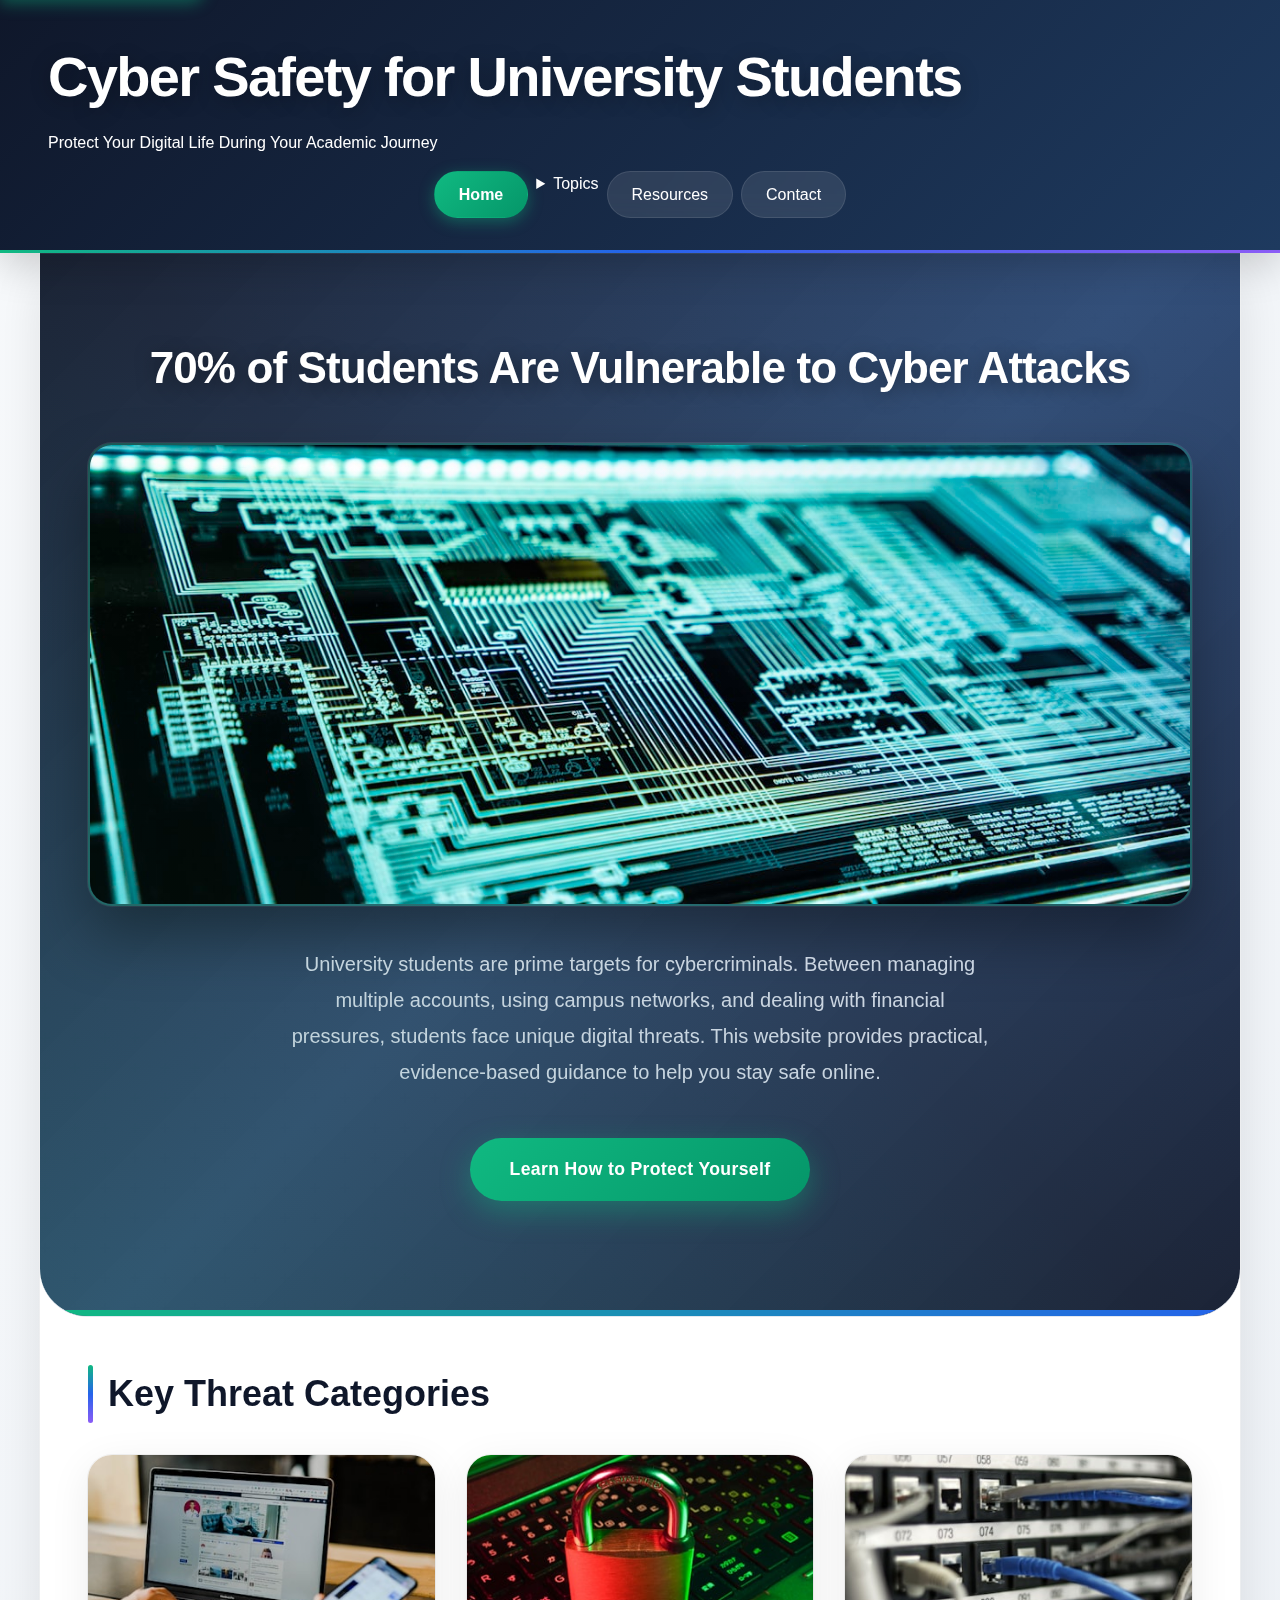
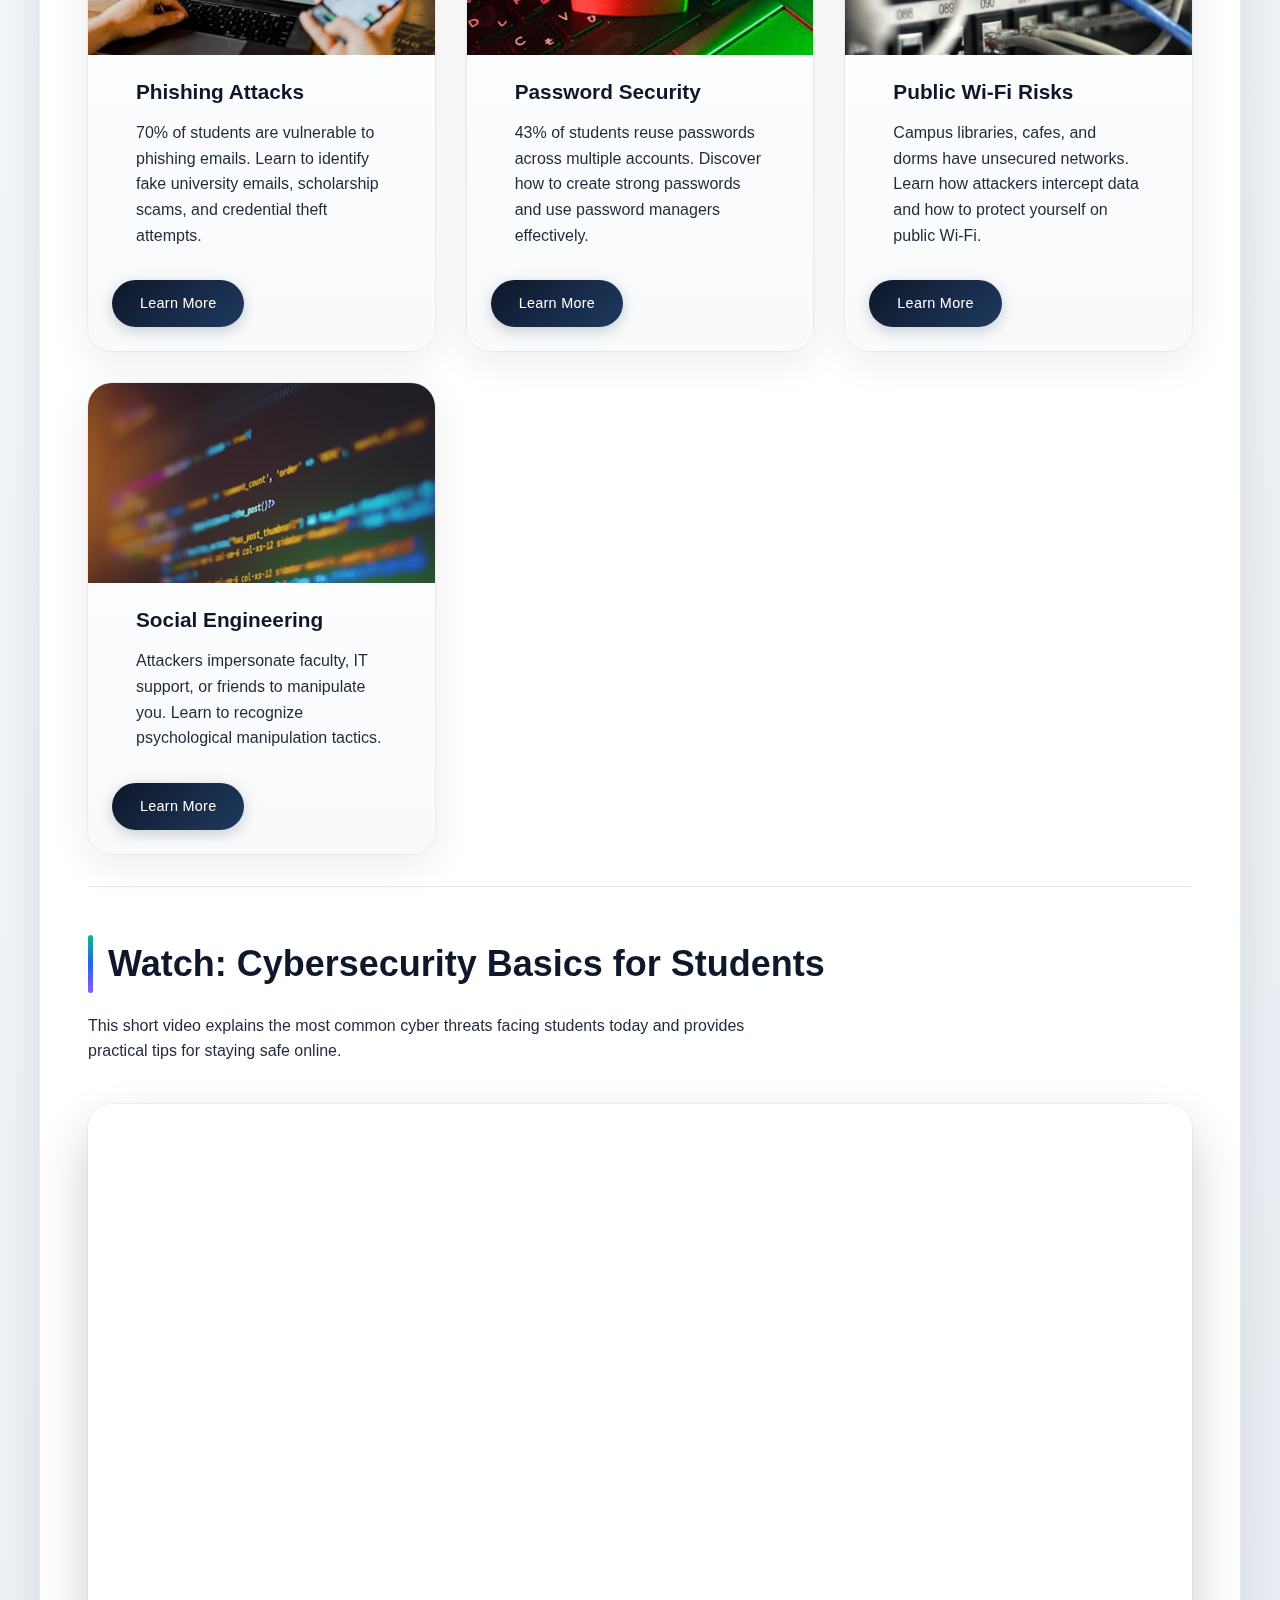
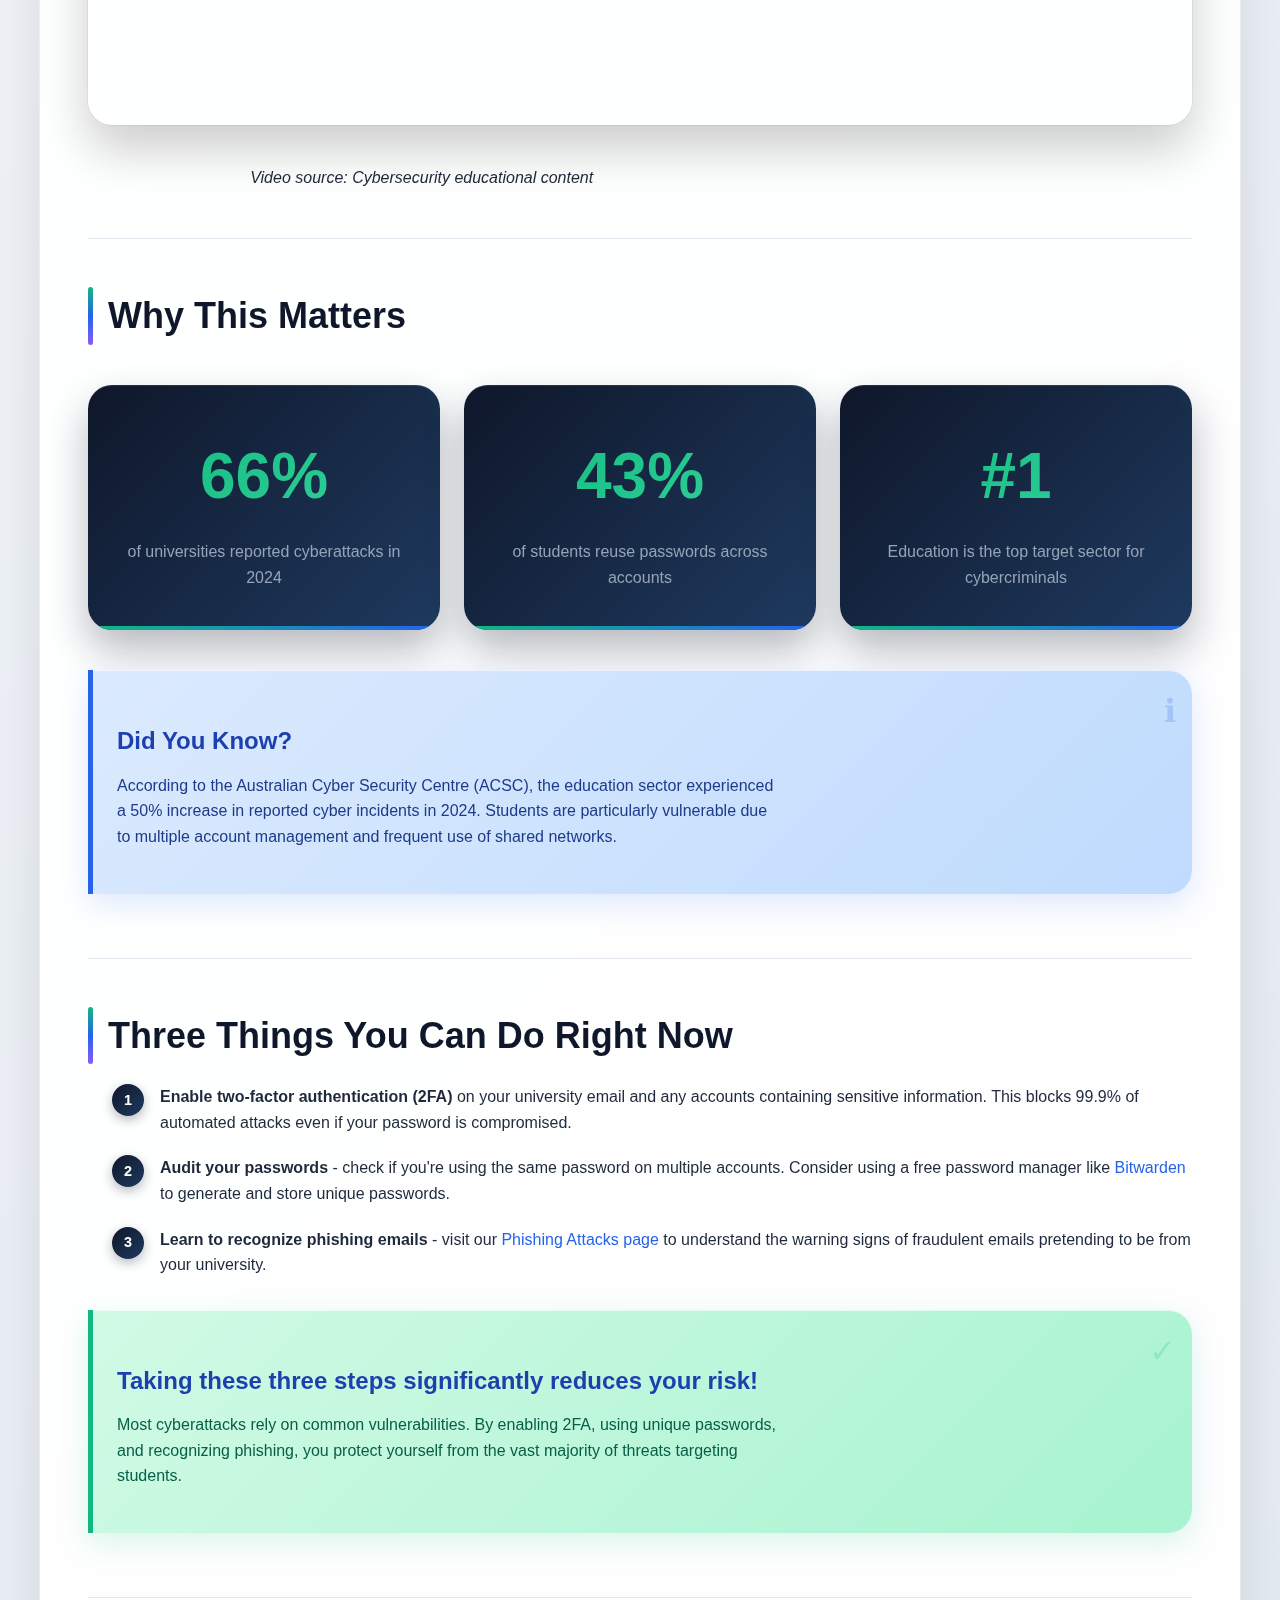
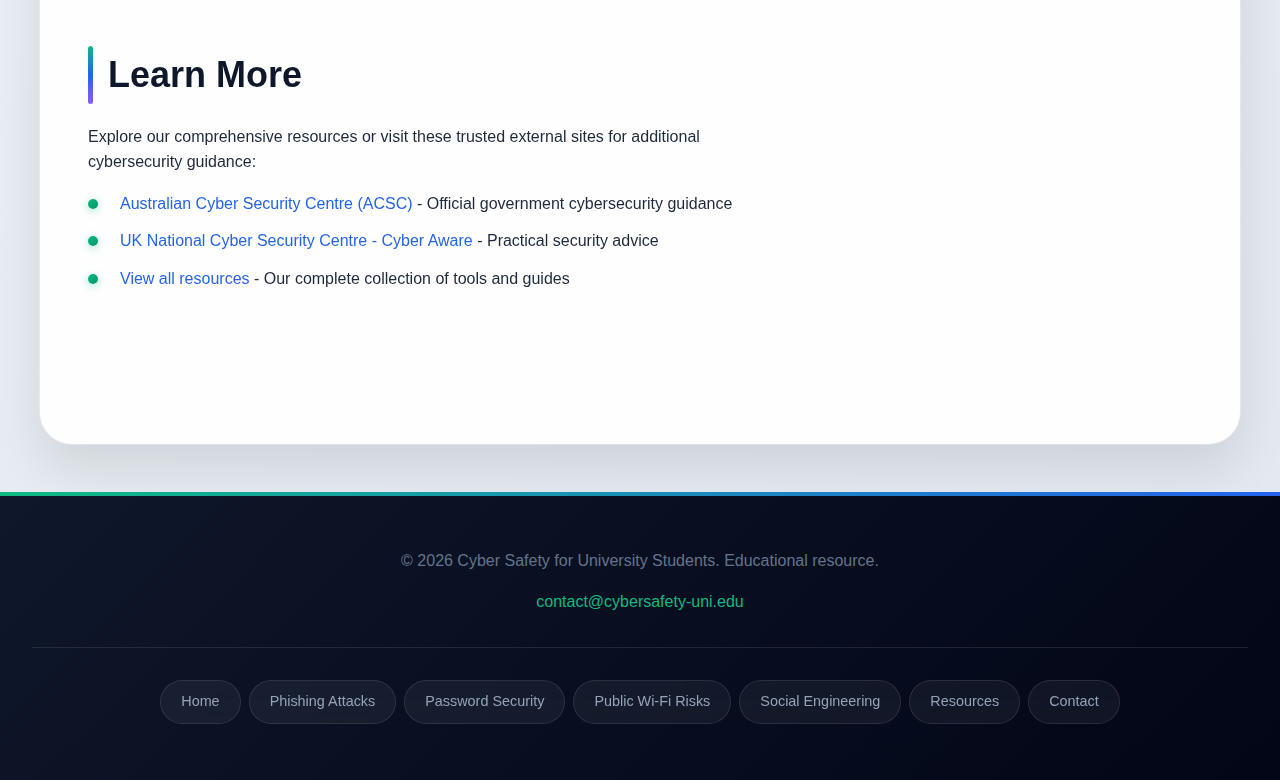
<file: index.html>
<!--
        Cyber Safety for University Students - Home Page
        Author: Deshan Weerasinghe
        Student ID: 10687014
-->


<!DOCTYPE html>
<html lang="en">
<head>
    <!-- Character encoding must be first for proper rendering -->
    <meta charset="UTF-8">
    <!-- Viewport meta tag enables responsive design on mobile devices -->
    <meta name="viewport" content="width=device-width, initial-scale=1.0">
    <!-- SEO meta tags for search engine optimization -->
    <meta name="description" content="Learn essential cybersecurity skills for university life. Protect yourself from phishing, password attacks, and social engineering.">
    <meta name="keywords" content="cyber safety, university students, phishing, password security, cybersecurity, online safety">
    <meta name="author" content="Deshan Weerasinghe">
    <title>Cyber Safety for University Students - Home</title>
    <!-- Main stylesheet with custom properties and animations -->
    <link rel="stylesheet" href="styles.css">
    <!-- SVG favicon for crisp display on all screen resolutions -->
    <link rel="icon" href="favicon.svg" type="image/svg+xml">
</head>

<body>
    <!--
      	Project Overview:
        Educational website targeting university students about cybersecurity threats.
        Built with semantic HTML5 and accessible design principles (WCAG 2.1 AA).

        Page Purpose:
        Landing page introducing key cybersecurity topics with statistics to
        highlight the importance of online safety for students.

        Features:
        - Responsive navigation with current page indicator
        - Hero section with key statistic and call-to-action
        - Card grid showcasing four main threat categories
        - Embedded YouTube video for multimedia learning
        - Statistics section with visual impact
        - Quick action items for immediate security improvements

        External Resources:
        - YouTube embed for educational video content
        - Links to Australian Cyber Security Centre (ACSC)
        - Links to UK National Cyber Security Centre
    -->

    <!-- Skip link for keyboard accessibility - allows users to bypass navigation -->
    <a href="#main-content" class="skip-link">Skip to main content</a>

    <!-- Site header with branding and primary navigation -->
    <header>
        <div class="brand">
            <h1>Cyber Safety for University Students</h1>
            <p>Protect Your Digital Life During Your Academic Journey</p>
        </div>

        <!-- Navigation with aria-label for screen reader accessibility -->
        <nav aria-label="Main navigation">
            <!-- Current page indicated with class for visual styling -->
            <a href="index.html" class="current">Home</a>
            <details class="topic-select">
                <summary>Topics</summary>
                <div class="topic-options" role="list">
                    <a href="phishing.html">Phishing Attacks</a>
                    <a href="passwords.html">Password Security</a>
                    <a href="wifi.html">Public Wi-Fi Risks</a>
                    <a href="social-engineering.html">Social Engineering</a>
                </div>
            </details>
            <a href="resources.html">Resources</a>
            <a href="contact.html">Contact</a>
        </nav>
    </header>

    <!-- Main content area - target for skip link -->
    <main id="main-content">

        <!-- Hero section: Creates immediate visual impact with key statistic
             Uses dark background with centered content for focus -->
        <section class="hero">
            <h2>70% of Students Are Vulnerable to Cyber Attacks</h2>

            <img src="images/hero.jpg"
                 alt="Digital security concept showing a glowing padlock with cyber network connections"
                 width="1200"
                 height="500">

            <p>
                University students are prime targets for cybercriminals. Between managing
                multiple accounts, using campus networks, and dealing with financial pressures,
                students face unique digital threats. This website provides practical,
                evidence-based guidance to help you stay safe online.
            </p>

            <p><a href="phishing.html">Learn How to Protect Yourself</a></p>
        </section>

        <!-- Threat Categories Section
             Uses CSS Grid card layout for responsive display
             Each card represents a main topic area of the website -->
        <section>
            <h2>Key Threat Categories</h2>

            <!-- Card grid uses auto-fit for responsive columns without media queries -->
            <div class="card-grid">
                <article>
                    <img src="images/phishing.jpg"
                         alt="Hacker using laptop with code reflection, representing phishing attacks"
                         width="400"
                         height="250">
                    <h3>Phishing Attacks</h3>
                    <p>
                        70% of students are vulnerable to phishing emails. Learn to identify
                        fake university emails, scholarship scams, and credential theft attempts.
                    </p>
                    <a href="phishing.html">Learn More</a>
                </article>

                <article>
                    <img src="images/password.jpg"
                         alt="Digital padlock on circuit board representing password security"
                         width="400"
                         height="250">
                    <h3>Password Security</h3>
                    <p>
                        43% of students reuse passwords across multiple accounts. Discover how
                        to create strong passwords and use password managers effectively.
                    </p>
                    <a href="passwords.html">Learn More</a>
                </article>

                <article>
                    <img src="images/wifi.jpg"
                         alt="Person using laptop in coffee shop on public WiFi network"
                         width="400"
                         height="250">
                    <h3>Public Wi-Fi Risks</h3>
                    <p>
                        Campus libraries, cafes, and dorms have unsecured networks. Learn how
                        attackers intercept data and how to protect yourself on public Wi-Fi.
                    </p>
                    <a href="wifi.html">Learn More</a>
                </article>

                <article>
                    <img src="images/social.jpg"
                         alt="Person typing on laptop in dark room representing social engineering"
                         width="400"
                         height="250">
                    <h3>Social Engineering</h3>
                    <p>
                        Attackers impersonate faculty, IT support, or friends to manipulate you.
                        Learn to recognize psychological manipulation tactics.
                    </p>
                    <a href="social-engineering.html">Learn More</a>
                </article>
            </div>
        </section>

        <!-- Video Section: Embedded YouTube content for multimedia learning
             Container uses padding-bottom technique for responsive 16:9 aspect ratio -->
        <section>
            <h2>Watch: Cybersecurity Basics for Students</h2>

            <p>
                This short video explains the most common cyber threats facing students today
                and provides practical tips for staying safe online.
            </p>

            <!-- Responsive video container maintains aspect ratio on all screen sizes -->
            <div class="video-container">
                <!-- YouTube embed with privacy-enhanced parameters:
                     rel=0 hides related videos, modestbranding reduces YouTube branding -->
                <iframe
                    src="https://www.youtube.com/embed/inWWhr5tnEA?rel=0&modestbranding=1&playsinline=1"
                    title="Cybersecurity 101: Basic Security Concepts for Students"
                    allow="accelerometer; autoplay; clipboard-write; encrypted-media; gyroscope; picture-in-picture; web-share"
                    allowfullscreen>
                </iframe>
            </div>

            <p class="text-center">
                <em>Video source: Cybersecurity educational content</em>
            </p>
        </section>

        <!-- Statistics Section: Visual data presentation to emphasize importance
             Statistics sourced from Australian Cyber Security Centre (ACSC) reports -->
        <section>
            <h2>Why This Matters</h2>

            <!-- Stats grid displays key figures with visual impact -->
            <div class="stats-container">
                <div class="stat-box">
                    <span class="stat-number">66%</span>
                    <span class="stat-label">of universities reported cyberattacks in 2024</span>
                </div>
                <div class="stat-box">
                    <span class="stat-number">43%</span>
                    <span class="stat-label">of students reuse passwords across accounts</span>
                </div>
                <div class="stat-box">
                    <span class="stat-number">#1</span>
                    <span class="stat-label">Education is the top target sector for cybercriminals</span>
                </div>
            </div>

            <div class="info-box">
                <h3>Did You Know?</h3>
                <p>
                    According to the Australian Cyber Security Centre (ACSC), the education
                    sector experienced a 50% increase in reported cyber incidents in 2024.
                    Students are particularly vulnerable due to multiple account management
                    and frequent use of shared networks.
                </p>
            </div>
        </section>

        <!-- Action Items Section: Practical steps users can take immediately
             Ordered list emphasizes priority and sequential nature of actions -->
        <section>
            <h2>Three Things You Can Do Right Now</h2>

            <ol>
                <li>
                    <strong>Enable two-factor authentication (2FA)</strong> on your university
                    email and any accounts containing sensitive information. This blocks 99.9%
                    of automated attacks even if your password is compromised.
                </li>
                <li>
                    <strong>Audit your passwords</strong> - check if you're using the same
                    password on multiple accounts. Consider using a free password manager like
                    <a href="https://bitwarden.com" target="_blank" rel="noopener">Bitwarden</a>
                    to generate and store unique passwords.
                </li>
                <li>
                    <strong>Learn to recognize phishing emails</strong> - visit our
                    <a href="phishing.html">Phishing Attacks page</a> to understand the warning
                    signs of fraudulent emails pretending to be from your university.
                </li>
            </ol>

            <div class="success-box">
                <h3>Taking these three steps significantly reduces your risk!</h3>
                <p>
                    Most cyberattacks rely on common vulnerabilities. By enabling 2FA, using
                    unique passwords, and recognizing phishing, you protect yourself from the
                    vast majority of threats targeting students.
                </p>
            </div>
        </section>

        <!-- External Resources Section: Links to authoritative sources
             External links use target="_blank" with rel="noopener" for security -->
        <section>
            <h2>Learn More</h2>

            <p>
                Explore our comprehensive resources or visit these trusted external sites
                for additional cybersecurity guidance:
            </p>

            <ul>
                <!-- External links to government cybersecurity agencies -->
                <li>
                    <a href="https://www.cyber.gov.au" target="_blank" rel="noopener">
                        Australian Cyber Security Centre (ACSC)
                    </a> - Official government cybersecurity guidance
                </li>
                <li>
                    <a href="https://www.ncsc.gov.uk/cyberaware/home" target="_blank" rel="noopener">
                        UK National Cyber Security Centre - Cyber Aware
                    </a> - Practical security advice
                </li>
                <!-- Internal link to resources page -->
                <li>
                    <a href="resources.html">View all resources</a> - Our complete collection
                    of tools and guides
                </li>
            </ul>
        </section>

    </main>

    <!-- Site footer with contact info and secondary navigation -->
    <footer>
        <p>&copy; 2026 Cyber Safety for University Students. Educational resource.</p>
        <p>
            <a href="mailto:contact@cybersafety-uni.edu">contact@cybersafety-uni.edu</a>
        </p>

        <!-- Footer navigation provides alternative access to all pages -->
        <nav aria-label="Footer navigation">
            <a href="index.html">Home</a>
            <a href="phishing.html">Phishing Attacks</a>
            <a href="passwords.html">Password Security</a>
            <a href="wifi.html">Public Wi-Fi Risks</a>
            <a href="social-engineering.html">Social Engineering</a>
            <a href="resources.html">Resources</a>
            <a href="contact.html">Contact</a>
        </nav>
    </footer>

</body>
</html>
</file>
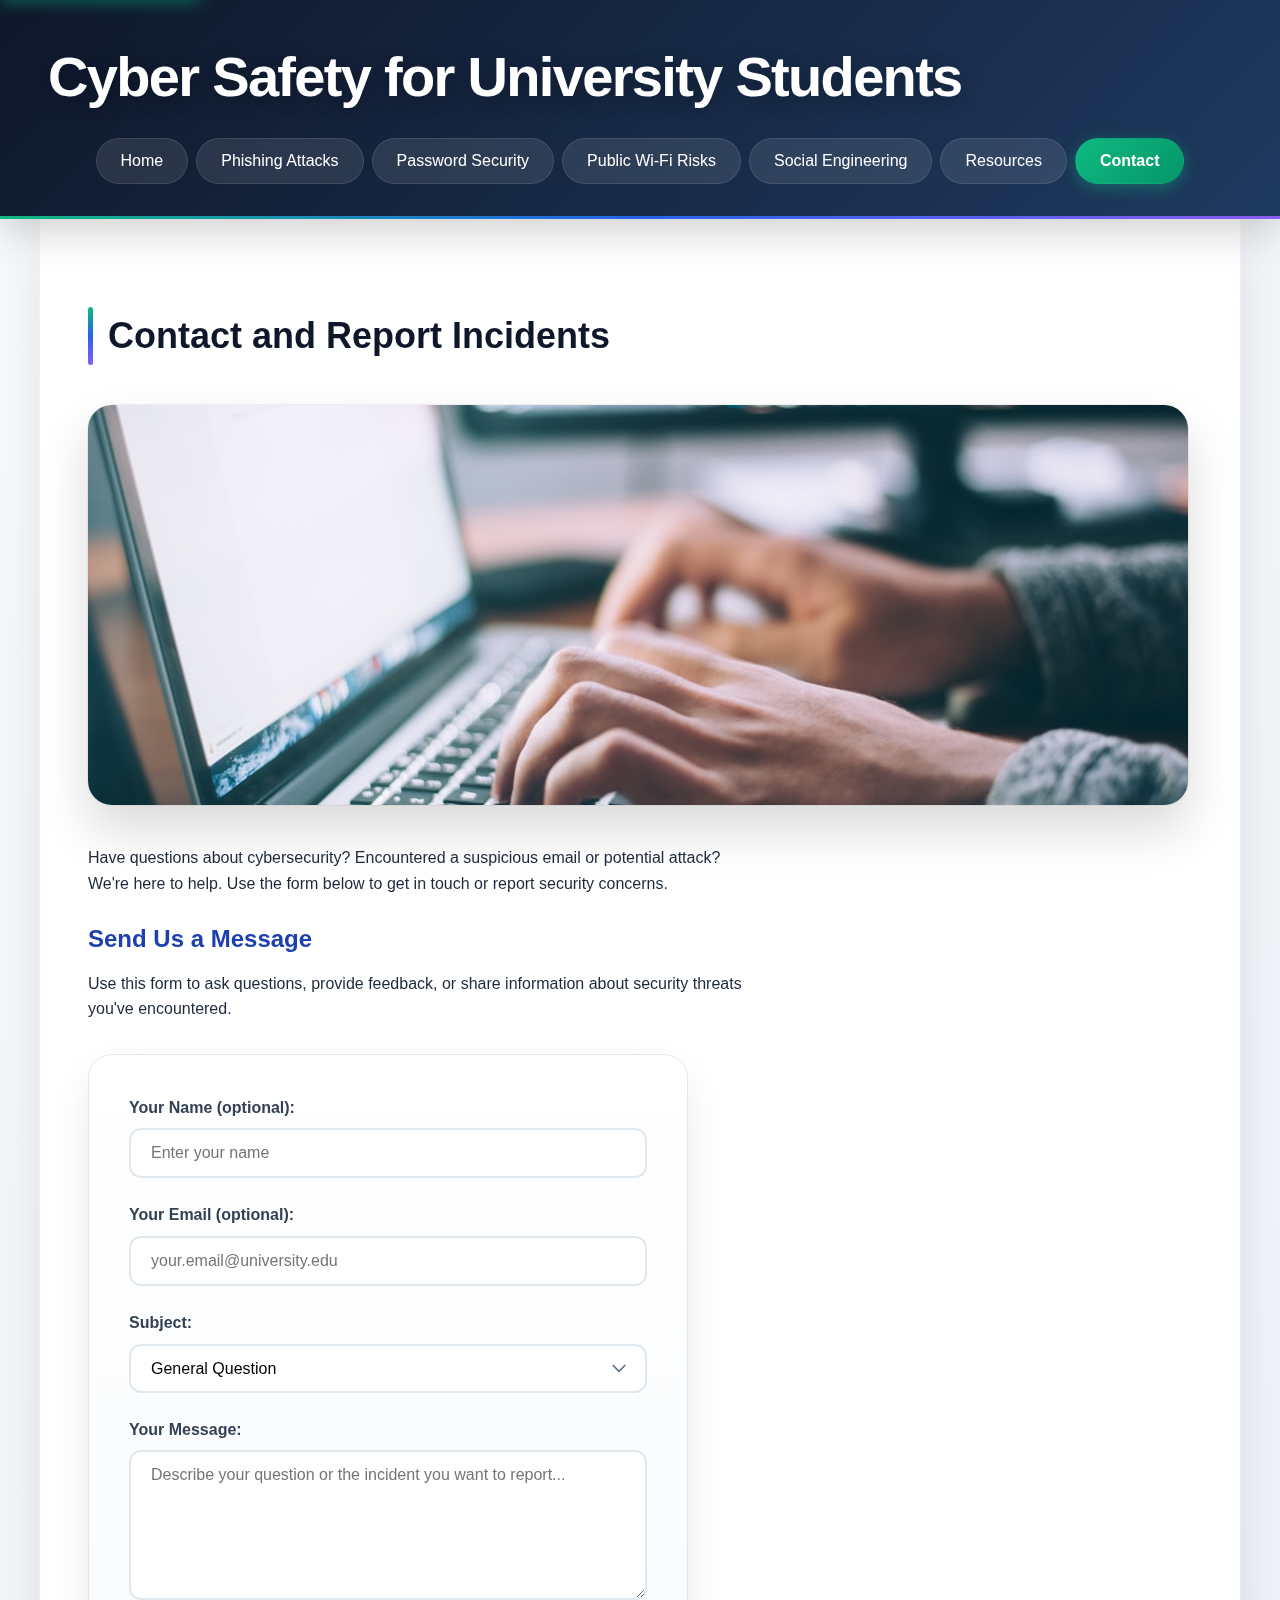
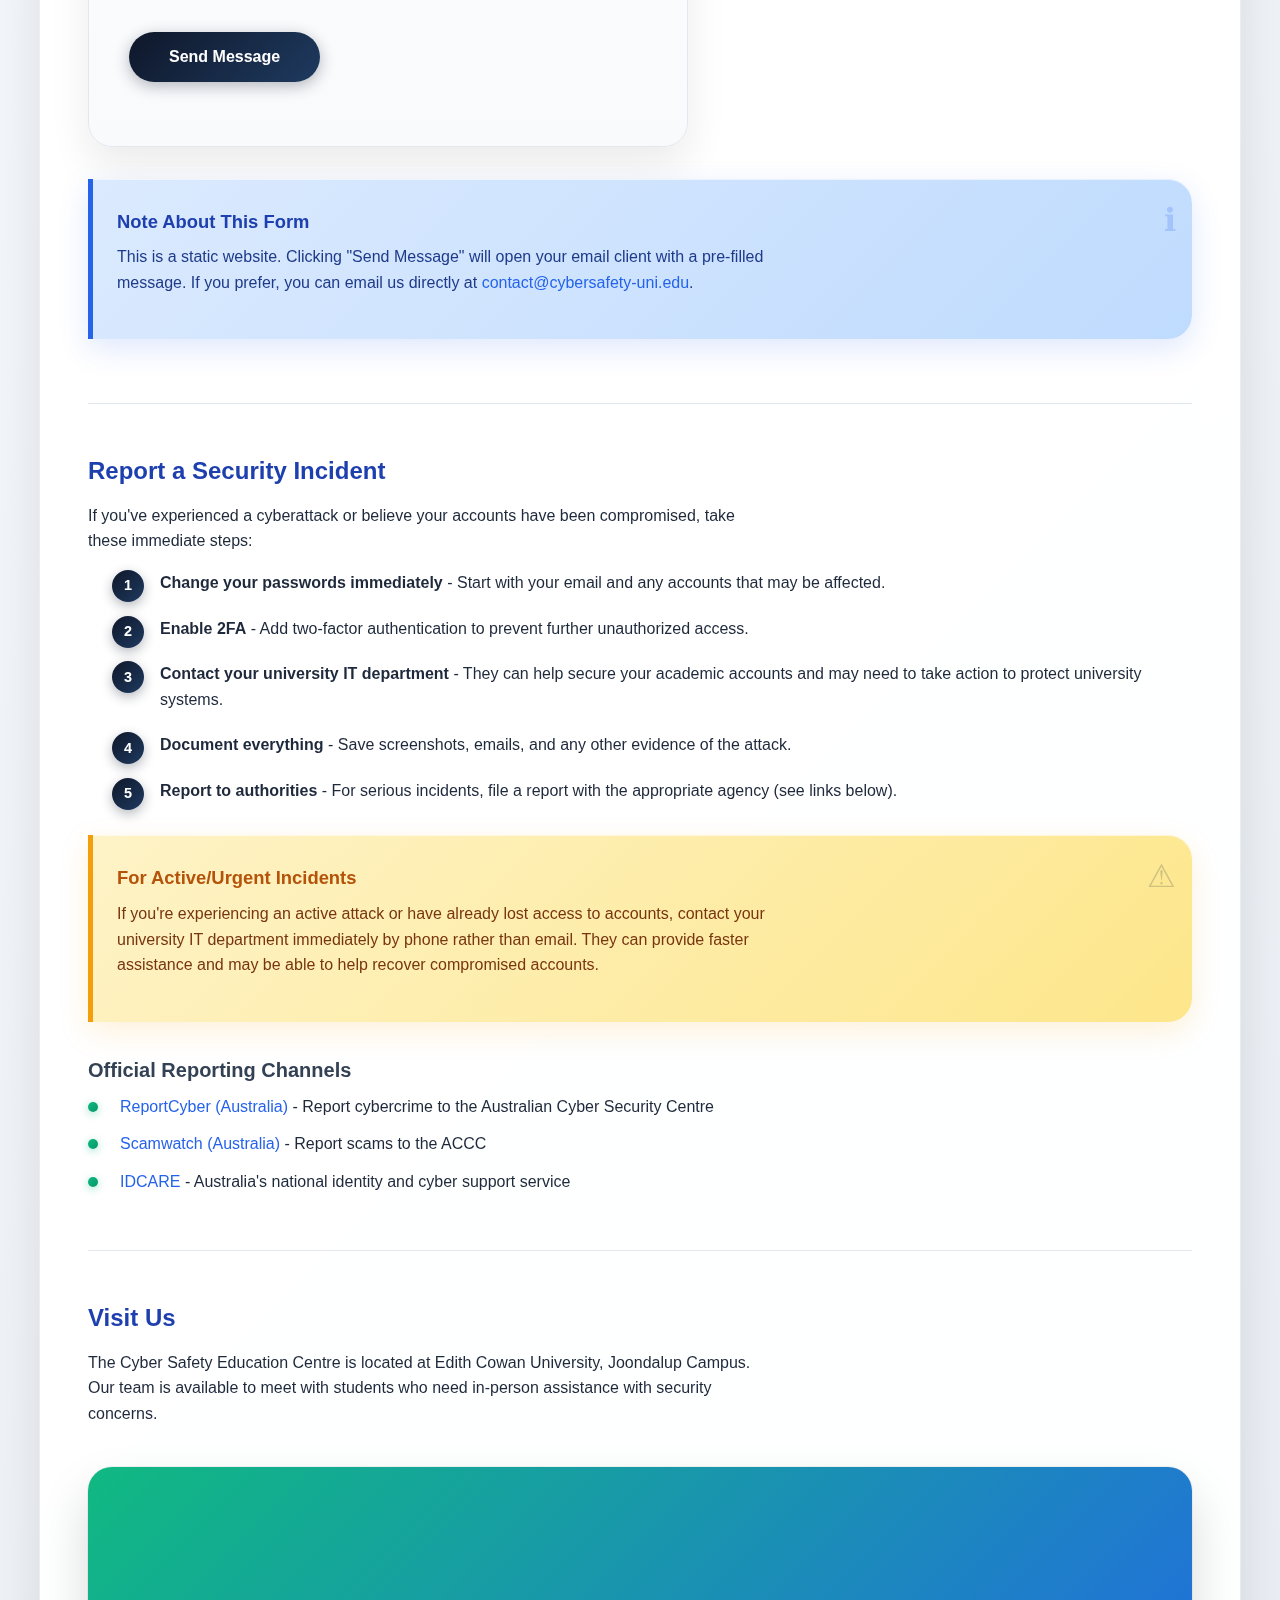
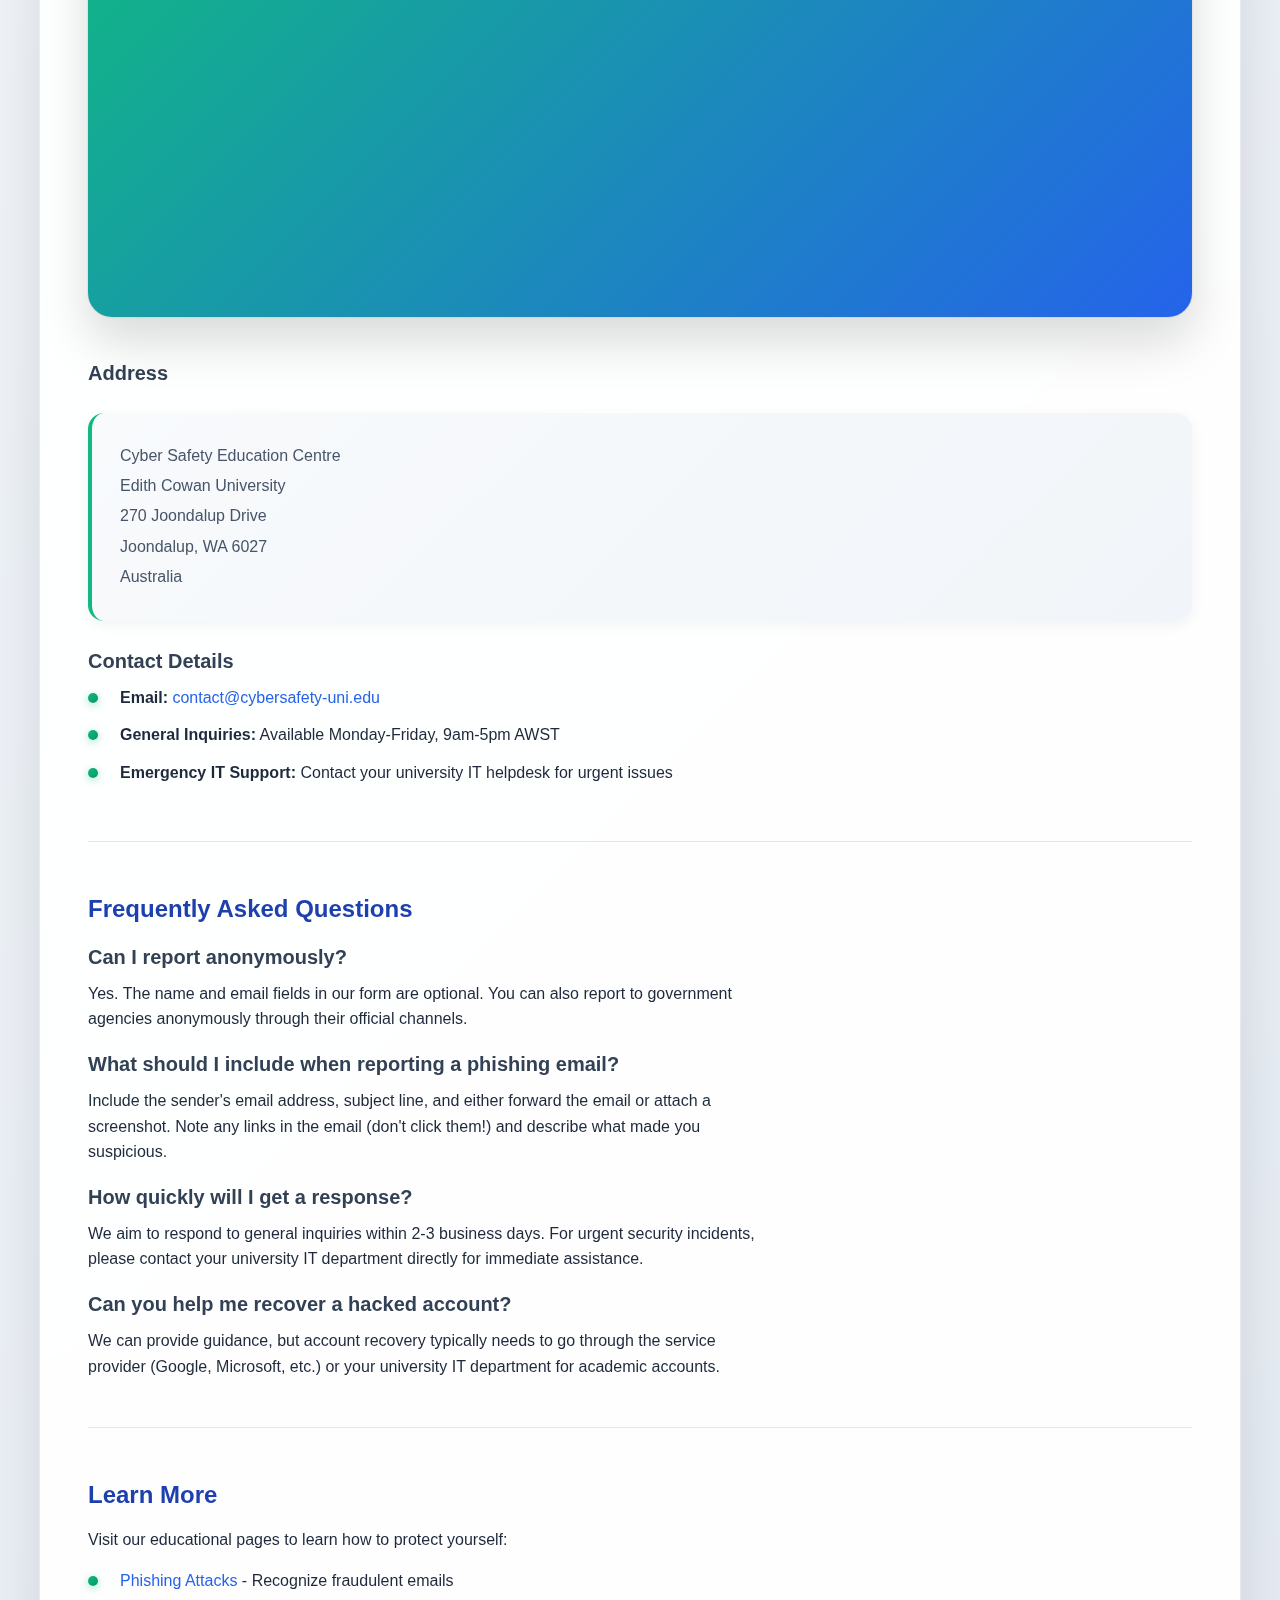
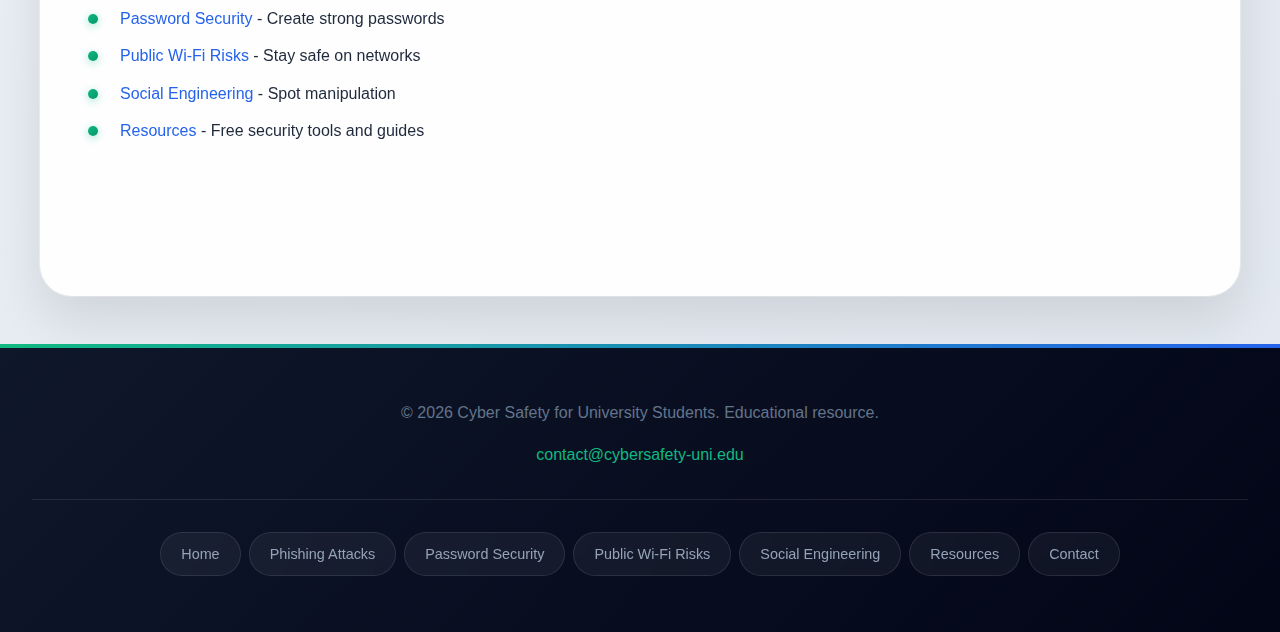
<file: contact.html>
<!DOCTYPE html>
<!--
    Cyber Safety for University Students - Contact
    Author: Deshan Weerasinghe
    Student ID: 10687014

    Page Purpose:
    Contact page with form submission and incident reporting guidance.
    Includes Google Maps embed showing ECU Joondalup Campus location.

    Content Sections:
    1. Contact Form - Message submission with subject categories
    2. Incident Reporting - Step-by-step response guide for attacks
    3. Location Section - Google Maps embed (mashup requirement)
    4. Contact Details - Email, hours, emergency support info
    5. FAQ Section - Common questions about reporting and support

    Technical Features:
    - HTML form with mailto: action (static site solution)
    - Google Maps iframe embed with lazy loading
    - Form validation using HTML5 required attribute
    - Accessible form labels and autocomplete attributes

    Mashup Integration:
    Google Maps API embed showing ECU Joondalup Campus location
    for in-person assistance availability.
-->
<html lang="en">

<head>
    <!-- Character encoding for proper text rendering -->
    <meta charset="UTF-8">
    <meta name="viewport" content="width=device-width, initial-scale=1.0">
    <meta name="description" content="Contact the Cyber Safety team. Report security incidents, provide feedback, or ask questions about online safety for university students.">
    <meta name="keywords" content="contact, cyber safety, report incident, security help, student support">
    <meta name="author" content="Deshan Weerasinghe">
    <title>Contact - Cyber Safety for University Students</title>
    <link rel="stylesheet" href="styles.css">
    <link rel="icon" href="favicon.svg" type="image/svg+xml">
</head>

<body>
    <a href="#main-content" class="skip-link">Skip to main content</a>

    <header>
        <h1>Cyber Safety for University Students</h1>

        <nav aria-label="Main navigation">
            <a href="index.html">Home</a>
            <a href="phishing.html">Phishing Attacks</a>
            <a href="passwords.html">Password Security</a>
            <a href="wifi.html">Public Wi-Fi Risks</a>
            <a href="social-engineering.html">Social Engineering</a>
            <a href="resources.html">Resources</a>
            <a href="contact.html" class="current">Contact</a>
        </nav>
    </header>

    <main id="main-content">
        <h2>Contact and Report Incidents</h2>

        <figure>
            <img src="images/contact-hero.jpg"
                 alt="Person typing on laptop keyboard, representing reaching out for help"
                 width="1100" height="400">
        </figure>

        <p>
            Have questions about cybersecurity? Encountered a suspicious email or
            potential attack? We're here to help. Use the form below to get in touch
            or report security concerns.
        </p>

        <!-- Contact Form Section
             Uses mailto: action as server-side processing not available for static site
             Form includes proper labels, autocomplete, and validation -->
        <section>
            <h3>Send Us a Message</h3>

            <p>
                Use this form to ask questions, provide feedback, or share information
                about security threats you've encountered.
            </p>

            <!-- Form uses mailto: protocol for static site compatibility
                 Opens user's email client with pre-filled content -->
            <form action="mailto:contact@cybersafety-uni.edu" method="post" enctype="text/plain">
                <p>
                    <label for="name">Your Name (optional):</label>
                    <input type="text"
                           id="name"
                           name="name"
                           placeholder="Enter your name"
                           autocomplete="name">
                </p>

                <p>
                    <label for="email">Your Email (optional):</label>
                    <input type="email"
                           id="email"
                           name="email"
                           placeholder="your.email@university.edu"
                           autocomplete="email">
                </p>

                <p>
                    <label for="subject">Subject:</label>
                    <select id="subject" name="subject">
                        <option value="general">General Question</option>
                        <option value="phishing">Report Phishing Email</option>
                        <option value="incident">Report Security Incident</option>
                        <option value="feedback">Website Feedback</option>
                        <option value="other">Other</option>
                    </select>
                </p>

                <p>
                    <label for="message">Your Message:</label>
                    <textarea id="message"
                              name="message"
                              rows="6"
                              cols="50"
                              placeholder="Describe your question or the incident you want to report..."
                              required></textarea>
                </p>

                <p>
                    <input type="submit" value="Send Message">
                </p>
            </form>

            <div class="info-box">
                <h4>Note About This Form</h4>
                <p>
                    This is a static website. Clicking "Send Message" will open your
                    email client with a pre-filled message. If you prefer, you can
                    email us directly at
                    <a href="mailto:contact@cybersafety-uni.edu">contact@cybersafety-uni.edu</a>.
                </p>
            </div>
        </section>

        <!-- Report incident -->
        <section>
            <h3>Report a Security Incident</h3>

            <p>
                If you've experienced a cyberattack or believe your accounts have been
                compromised, take these immediate steps:
            </p>

            <ol>
                <li>
                    <strong>Change your passwords immediately</strong> - Start with your
                    email and any accounts that may be affected.
                </li>
                <li>
                    <strong>Enable 2FA</strong> - Add two-factor authentication to prevent
                    further unauthorized access.
                </li>
                <li>
                    <strong>Contact your university IT department</strong> - They can help
                    secure your academic accounts and may need to take action to protect
                    university systems.
                </li>
                <li>
                    <strong>Document everything</strong> - Save screenshots, emails, and
                    any other evidence of the attack.
                </li>
                <li>
                    <strong>Report to authorities</strong> - For serious incidents, file
                    a report with the appropriate agency (see links below).
                </li>
            </ol>

            <div class="warning-box">
                <h4>For Active/Urgent Incidents</h4>
                <p>
                    If you're experiencing an active attack or have already lost access
                    to accounts, contact your university IT department immediately by
                    phone rather than email. They can provide faster assistance and may
                    be able to help recover compromised accounts.
                </p>
            </div>

            <h4>Official Reporting Channels</h4>
            <ul>
                <li>
                    <a href="https://www.cyber.gov.au/report" target="_blank" rel="noopener">
                        ReportCyber (Australia)
                    </a> - Report cybercrime to the Australian Cyber Security Centre
                </li>
                <li>
                    <a href="https://www.scamwatch.gov.au" target="_blank" rel="noopener">
                        Scamwatch (Australia)
                    </a> - Report scams to the ACCC
                </li>
                <li>
                    <a href="https://www.idcare.org" target="_blank" rel="noopener">
                        IDCARE
                    </a> - Australia's national identity and cyber support service
                </li>
            </ul>
        </section>

        <!-- Location Section with Google Maps Mashup
             This section fulfills the assignment requirement for external API integration -->
        <section>
            <h3>Visit Us</h3>

            <p>
                The Cyber Safety Education Centre is located at Edith Cowan University,
                Joondalup Campus. Our team is available to meet with students who need
                in-person assistance with security concerns.
            </p>

            <!-- MASHUP: Google Maps API Embed
                 Displays interactive map of ECU Joondalup Campus
                 Features:
                 - loading="lazy" for performance optimization
                 - title attribute for accessibility
                 - allowfullscreen for user experience
                 - referrerpolicy for privacy -->
            <div class="map-container">
                <iframe
                    src="https://www.google.com/maps/embed?pb=!1m18!1m12!1m3!1d3385.7876540566!2d115.74933951516493!3d-31.751289481288715!2m3!1f0!2f0!3f0!3m2!1i1024!2i768!4f13.1!3m3!1m2!1s0x2a32a56e21d7b5a1%3A0xf030e5cf23dfab32!2sEdith%20Cowan%20University%20-%20Joondalup%20Campus!5e0!3m2!1sen!2sau!4v1706789012345!5m2!1sen!2sau"
                    title="Map showing location of Edith Cowan University Joondalup Campus"
                    allowfullscreen=""
                    loading="lazy"
                    referrerpolicy="no-referrer-when-downgrade">
                </iframe>
            </div>

            <h4>Address</h4>
            <address>
                Cyber Safety Education Centre<br>
                Edith Cowan University<br>
                270 Joondalup Drive<br>
                Joondalup, WA 6027<br>
                Australia
            </address>

            <h4>Contact Details</h4>
            <ul>
                <li>
                    <strong>Email:</strong>
                    <a href="mailto:contact@cybersafety-uni.edu">contact@cybersafety-uni.edu</a>
                </li>
                <li>
                    <strong>General Inquiries:</strong>
                    Available Monday-Friday, 9am-5pm AWST
                </li>
                <li>
                    <strong>Emergency IT Support:</strong>
                    Contact your university IT helpdesk for urgent issues
                </li>
            </ul>
        </section>

        <!-- FAQ -->
        <section>
            <h3>Frequently Asked Questions</h3>

            <h4>Can I report anonymously?</h4>
            <p>
                Yes. The name and email fields in our form are optional. You can also
                report to government agencies anonymously through their official channels.
            </p>

            <h4>What should I include when reporting a phishing email?</h4>
            <p>
                Include the sender's email address, subject line, and either forward
                the email or attach a screenshot. Note any links in the email (don't
                click them!) and describe what made you suspicious.
            </p>

            <h4>How quickly will I get a response?</h4>
            <p>
                We aim to respond to general inquiries within 2-3 business days. For
                urgent security incidents, please contact your university IT department
                directly for immediate assistance.
            </p>

            <h4>Can you help me recover a hacked account?</h4>
            <p>
                We can provide guidance, but account recovery typically needs to go
                through the service provider (Google, Microsoft, etc.) or your
                university IT department for academic accounts.
            </p>
        </section>

        <!-- Quick links -->
        <section>
            <h3>Learn More</h3>

            <p>
                Visit our educational pages to learn how to protect yourself:
            </p>

            <ul>
                <li><a href="phishing.html">Phishing Attacks</a> - Recognize fraudulent emails</li>
                <li><a href="passwords.html">Password Security</a> - Create strong passwords</li>
                <li><a href="wifi.html">Public Wi-Fi Risks</a> - Stay safe on networks</li>
                <li><a href="social-engineering.html">Social Engineering</a> - Spot manipulation</li>
                <li><a href="resources.html">Resources</a> - Free security tools and guides</li>
            </ul>
        </section>

    </main>

    <footer>
        <p>&copy; 2026 Cyber Safety for University Students. Educational resource.</p>
        <p><a href="mailto:contact@cybersafety-uni.edu">contact@cybersafety-uni.edu</a></p>

        <nav aria-label="Footer navigation">
            <a href="index.html">Home</a>
            <a href="phishing.html">Phishing Attacks</a>
            <a href="passwords.html">Password Security</a>
            <a href="wifi.html">Public Wi-Fi Risks</a>
            <a href="social-engineering.html">Social Engineering</a>
            <a href="resources.html">Resources</a>
            <a href="contact.html">Contact</a>
        </nav>
    </footer>

</body>
</html>
</file>
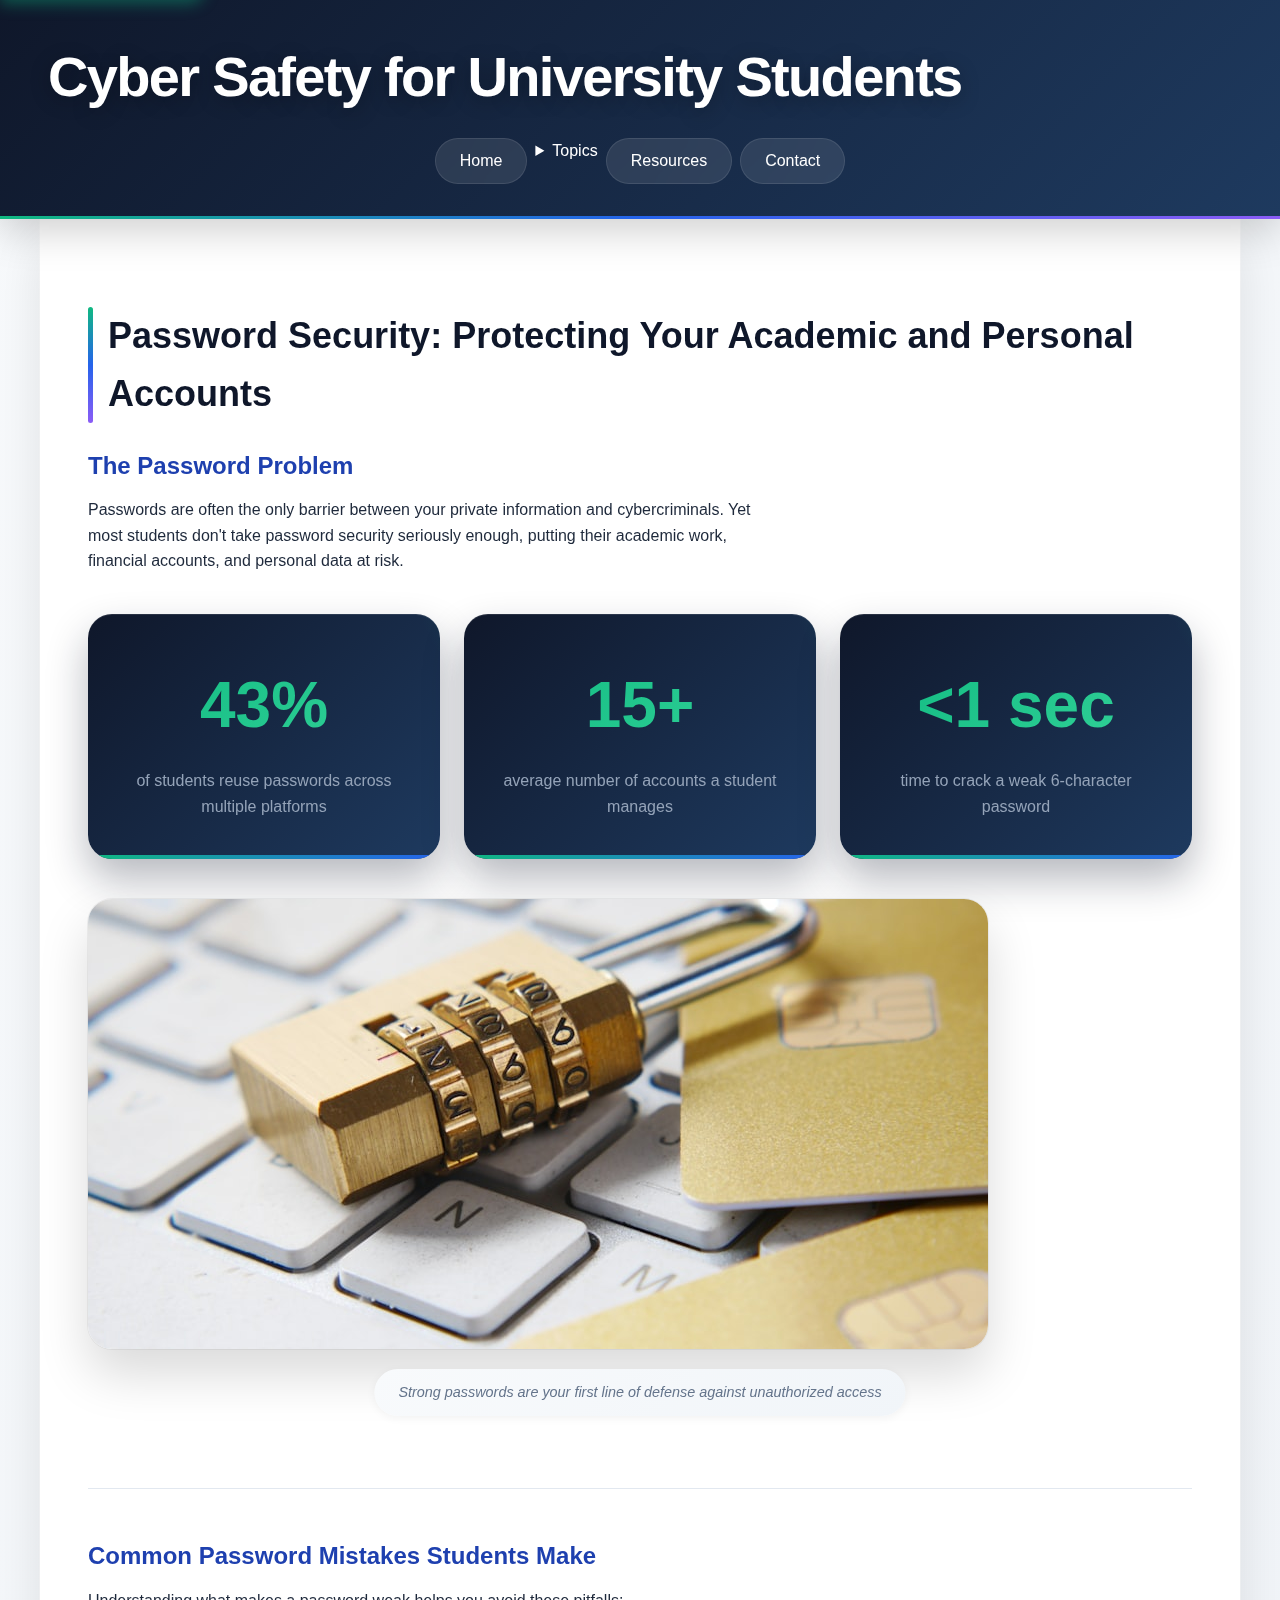
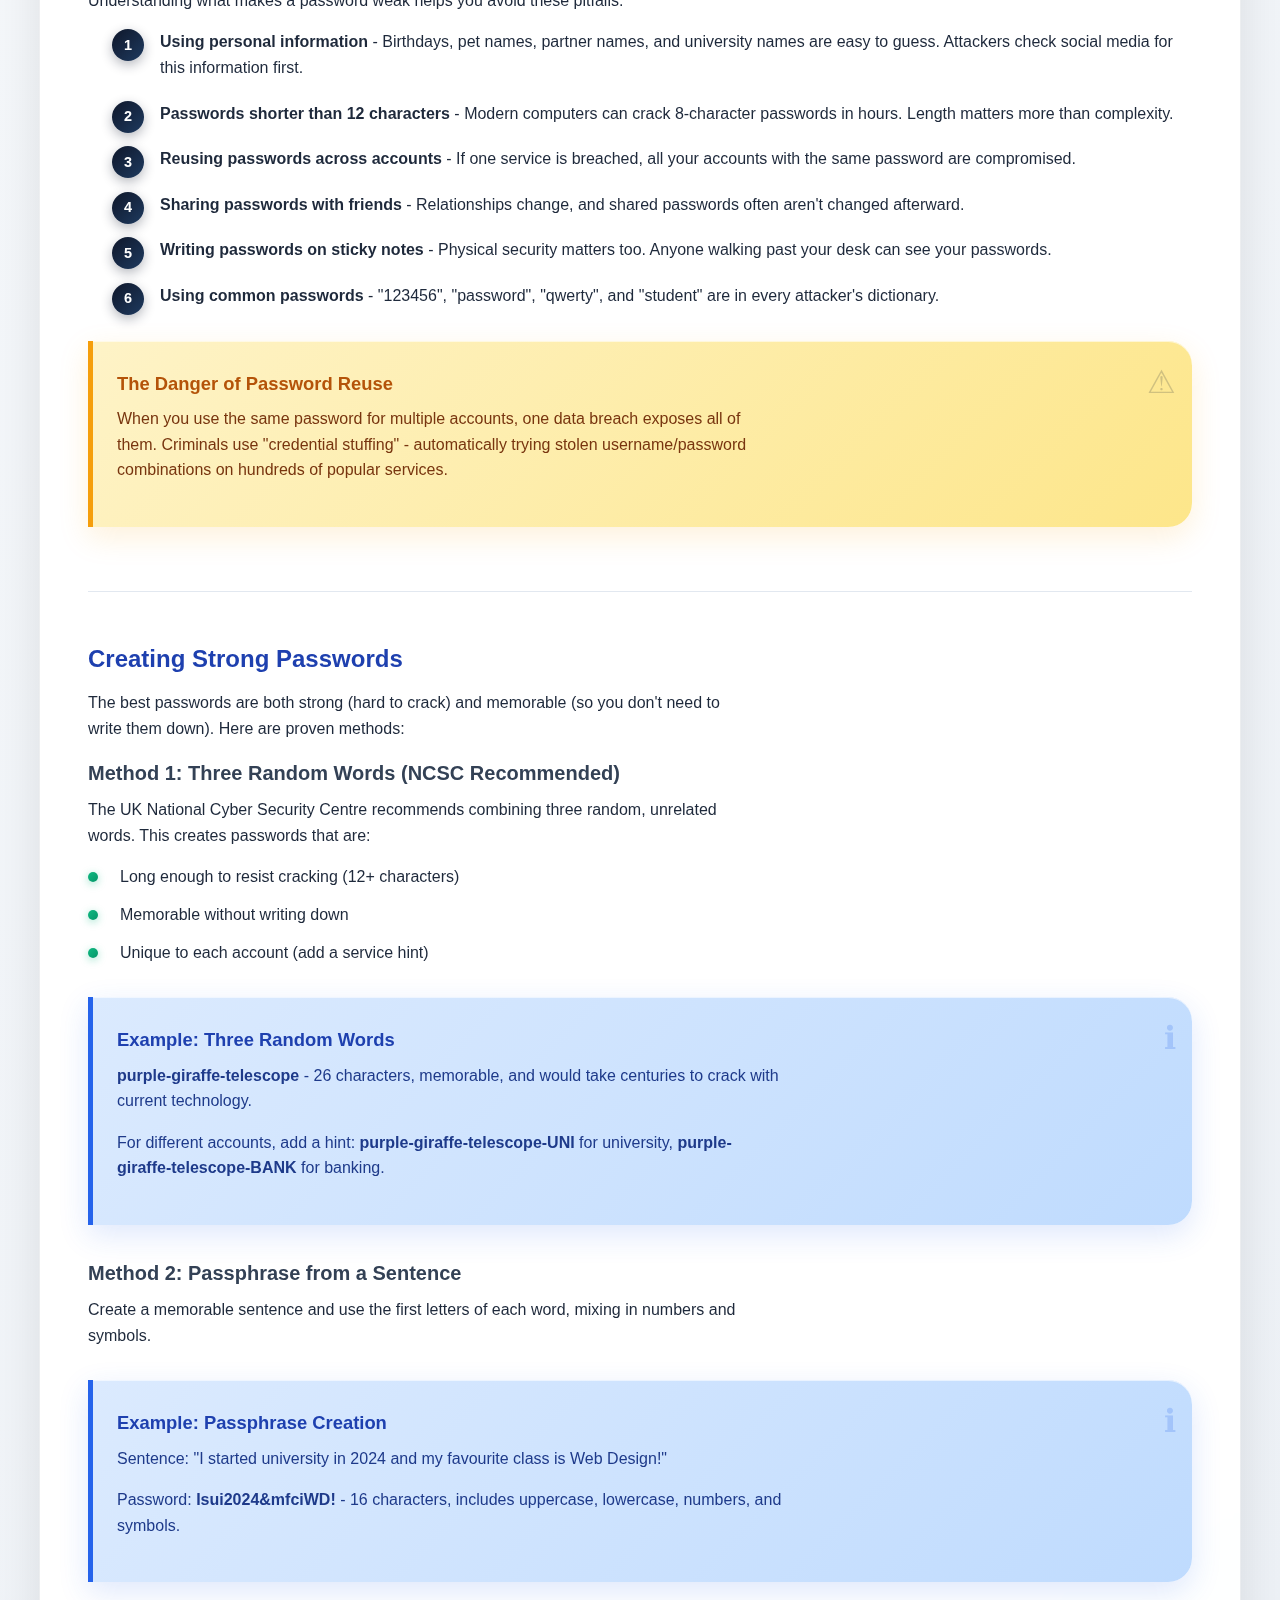
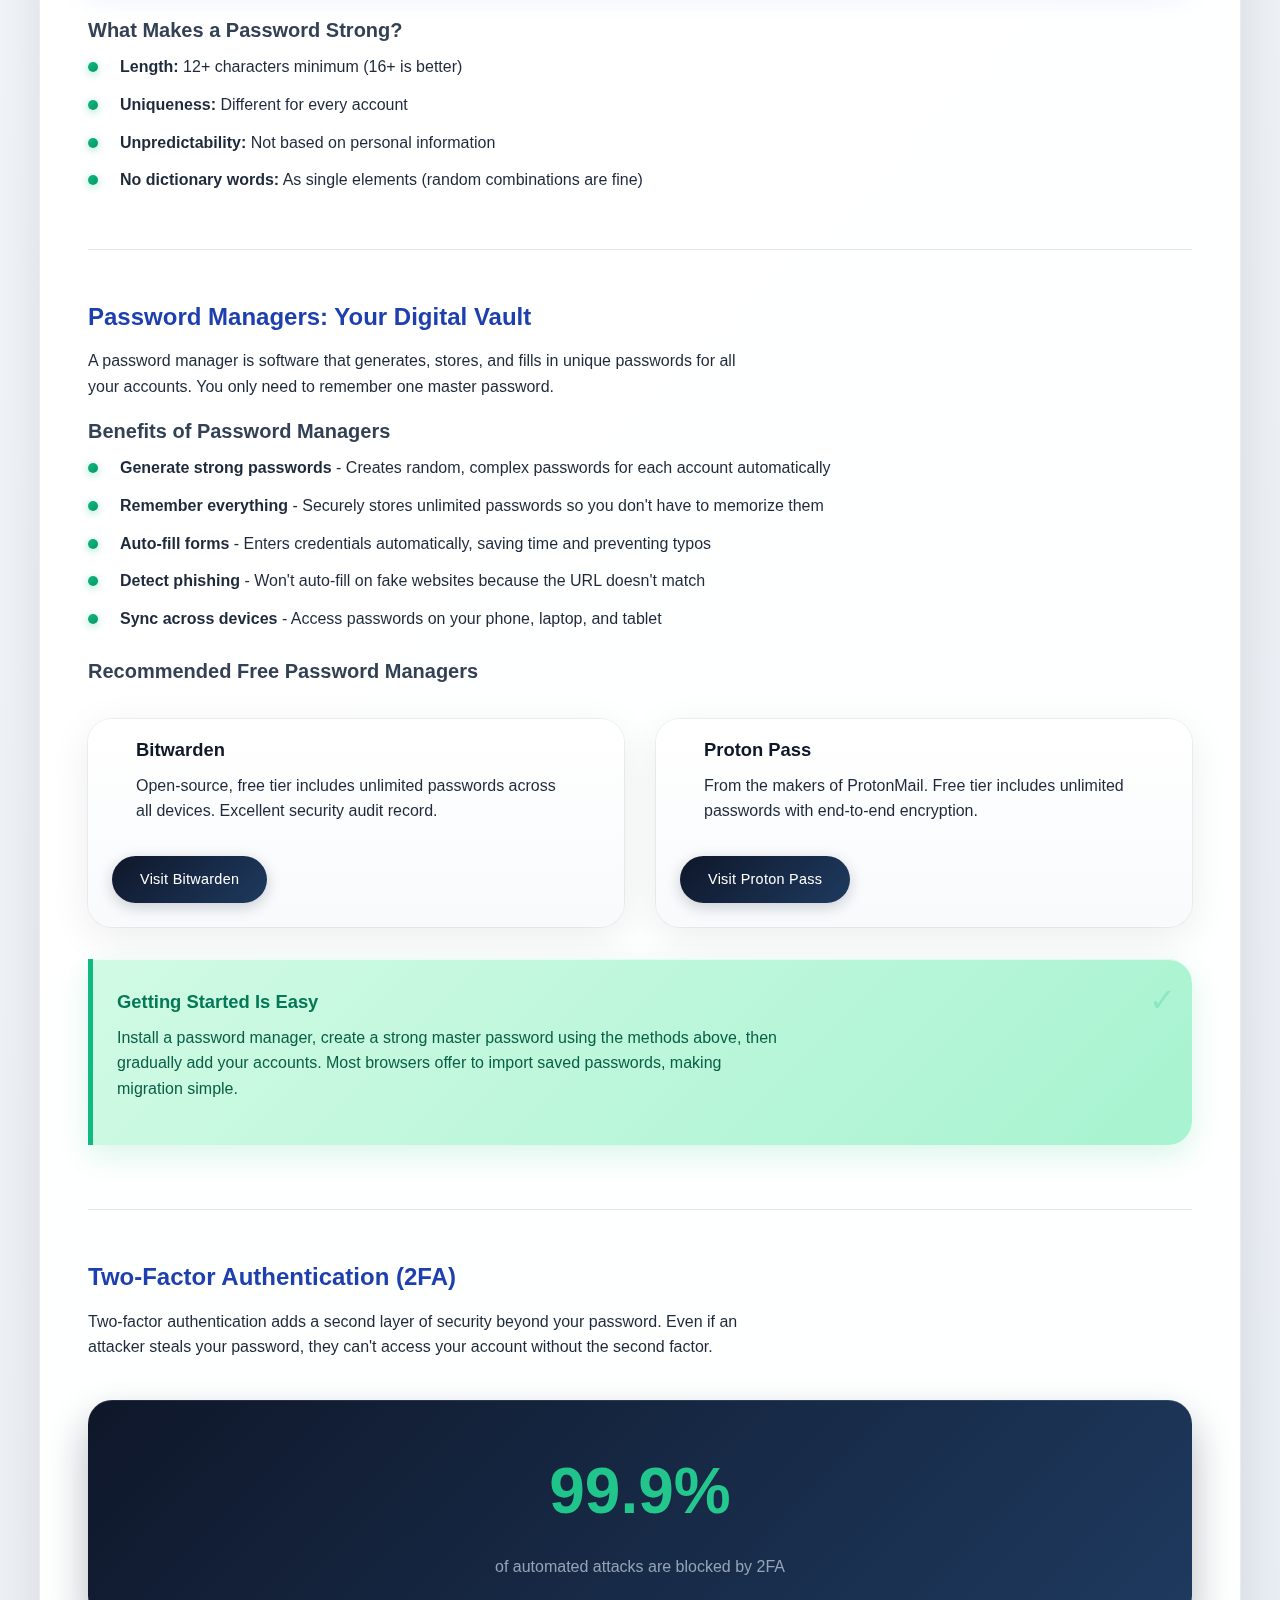
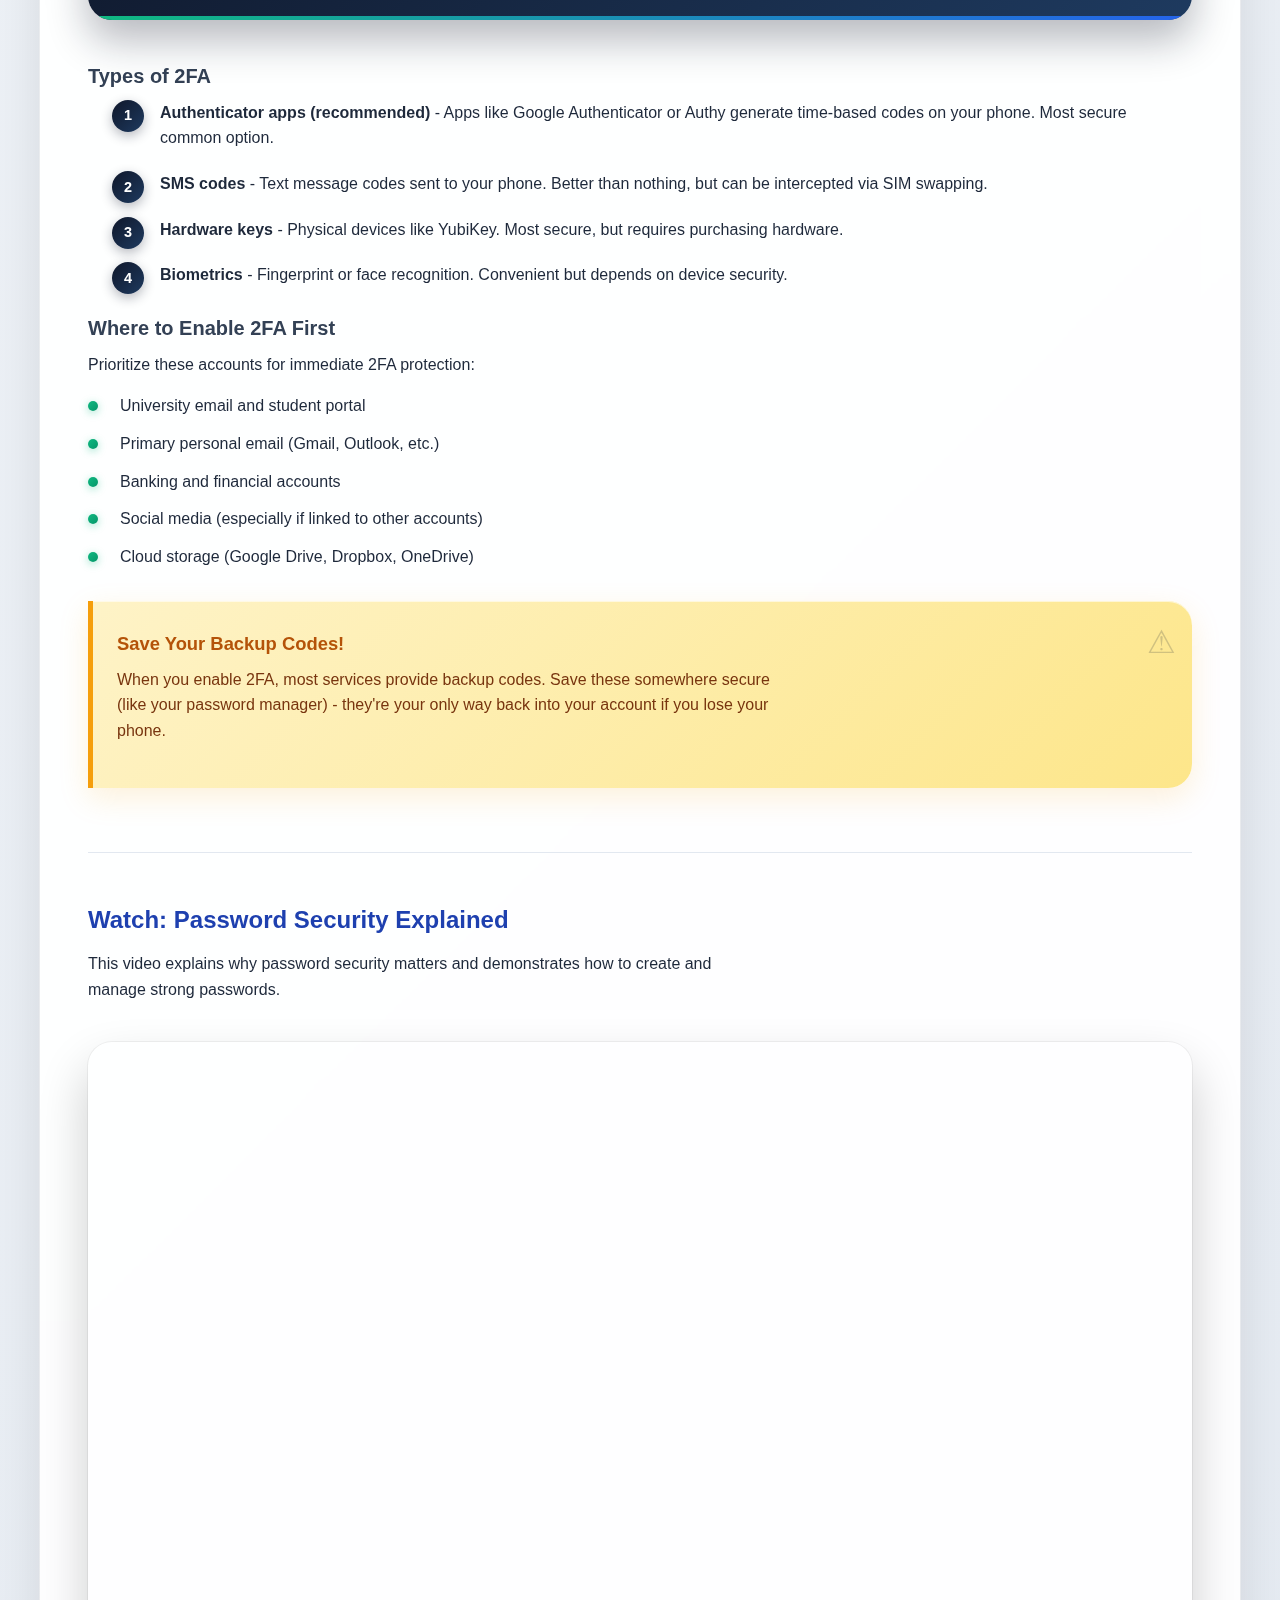
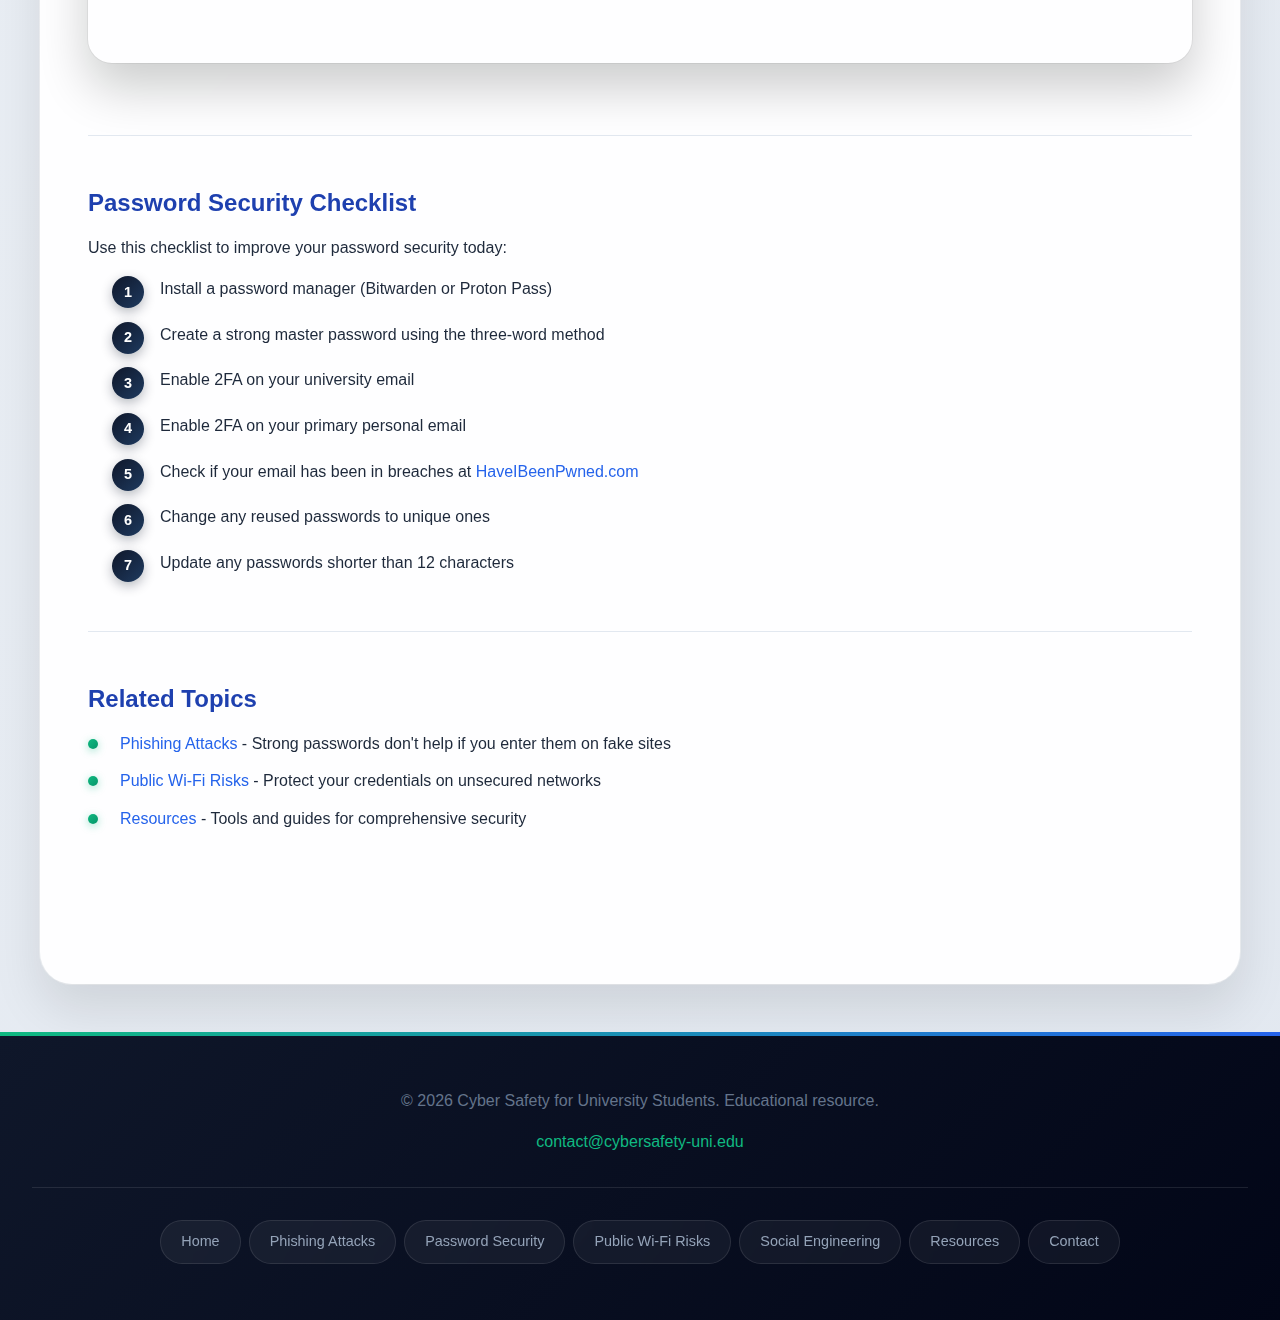
<file: passwords.html>
<!--
    	Cyber Safety for University Students - Contact
        Author: Deshan Weerasinghe
        Student ID: 10687014
-->



<!DOCTYPE html>
<html lang="en">
<head>
    <!-- Character encoding for proper text rendering -->
    <meta charset="UTF-8">
    <meta name="viewport" content="width=device-width, initial-scale=1.0">
    <meta name="description" content="Learn password security best practices for university students. Create strong passwords, use password managers, and enable two-factor authentication.">
    <meta name="keywords" content="password security, strong passwords, password manager, two-factor authentication, 2FA, account security">
    <meta name="author" content="Deshan Weerasinghe">
    <title>Password Security - Cyber Safety for University Students</title>
    <link rel="stylesheet" href="styles.css">
    <link rel="icon" href="favicon.svg" type="image/svg+xml">
</head>

<body>
    <!--
        Page Purpose:
        Guide to password security best practices for students managing
        multiple academic and personal accounts.

        Content Sections:
        1. The Password Problem - Statistics showing common vulnerabilities
        2. Common Mistakes - Six password errors students make
        3. Creating Strong Passwords - Two proven methods with examples
        4. Password Managers - Recommended free tools (Bitwarden, Proton Pass)
        5. Two-Factor Authentication - Types and implementation priority
        6. Educational Video - Visual guide to password security
        7. Security Checklist - Actionable steps for immediate improvement

        Research Sources:
        - UK National Cyber Security Centre (NCSC) password guidance
        - Have I Been Pwned breach statistics
    -->

    <a href="#main-content" class="skip-link">Skip to main content</a>

    <header>
        <h1>Cyber Safety for University Students</h1>

        <nav aria-label="Main navigation">
            <a href="index.html">Home</a>
            <details class="topic-select">
                <summary>Topics</summary>
                <div class="topic-options" role="list">
                    <a href="phishing.html">Phishing Attacks</a>
                    <a href="passwords.html" class="current">Password Security</a>
                    <a href="wifi.html">Public Wi-Fi Risks</a>
                    <a href="social-engineering.html">Social Engineering</a>
                </div>
            </details>
            <a href="resources.html">Resources</a>
            <a href="contact.html">Contact</a>
        </nav>
    </header>

    <main id="main-content">
        <h2>Password Security: Protecting Your Academic and Personal Accounts</h2>

        <!-- Statistics -->
        <section>
            <h3>The Password Problem</h3>

            <p>
                Passwords are often the only barrier between your private information and
                cybercriminals. Yet most students don't take password security seriously
                enough, putting their academic work, financial accounts, and personal data
                at risk.
            </p>

            <div class="stats-container">
                <div class="stat-box">
                    <span class="stat-number">43%</span>
                    <span class="stat-label">of students reuse passwords across multiple platforms</span>
                </div>
                <div class="stat-box">
                    <span class="stat-number">15+</span>
                    <span class="stat-label">average number of accounts a student manages</span>
                </div>
                <div class="stat-box">
                    <span class="stat-number">&lt;1 sec</span>
                    <span class="stat-label">time to crack a weak 6-character password</span>
                </div>
            </div>

            <figure>
                <img src="images/password-hero.jpg"
                     alt="Digital security concept with glowing lock symbol and encrypted data streams"
                     width="900"
                     height="450">
                <figcaption>
                    Strong passwords are your first line of defense against unauthorized access
                </figcaption>
            </figure>
        </section>

        <!-- Common mistakes -->
        <section>
            <h3>Common Password Mistakes Students Make</h3>

            <p>
                Understanding what makes a password weak helps you avoid these pitfalls:
            </p>

            <ol>
                <li>
                    <strong>Using personal information</strong> - Birthdays, pet names,
                    partner names, and university names are easy to guess. Attackers check
                    social media for this information first.
                </li>
                <li>
                    <strong>Passwords shorter than 12 characters</strong> - Modern computers
                    can crack 8-character passwords in hours. Length matters more than
                    complexity.
                </li>
                <li>
                    <strong>Reusing passwords across accounts</strong> - If one service is
                    breached, all your accounts with the same password are compromised.
                </li>
                <li>
                    <strong>Sharing passwords with friends</strong> - Relationships change,
                    and shared passwords often aren't changed afterward.
                </li>
                <li>
                    <strong>Writing passwords on sticky notes</strong> - Physical security
                    matters too. Anyone walking past your desk can see your passwords.
                </li>
                <li>
                    <strong>Using common passwords</strong> - "123456", "password",
                    "qwerty", and "student" are in every attacker's dictionary.
                </li>
            </ol>

            <div class="warning-box">
                <h4>The Danger of Password Reuse</h4>
                <p>
                    When you use the same password for multiple accounts, one data breach
                    exposes all of them. Criminals use "credential stuffing" - automatically
                    trying stolen username/password combinations on hundreds of popular
                    services.
                </p>
            </div>
        </section>

        <!-- Creating strong passwords -->
        <section>
            <h3>Creating Strong Passwords</h3>

            <p>
                The best passwords are both strong (hard to crack) and memorable (so you
                don't need to write them down). Here are proven methods:
            </p>

            <h4>Method 1: Three Random Words (NCSC Recommended)</h4>
            <p>
                The UK National Cyber Security Centre recommends combining three random,
                unrelated words. This creates passwords that are:
            </p>
            <ul>
                <li>Long enough to resist cracking (12+ characters)</li>
                <li>Memorable without writing down</li>
                <li>Unique to each account (add a service hint)</li>
            </ul>

            <div class="info-box">
                <h4>Example: Three Random Words</h4>
                <p>
                    <strong>purple-giraffe-telescope</strong> - 26 characters, memorable,
                    and would take centuries to crack with current technology.
                </p>
                <p>
                    For different accounts, add a hint: <strong>purple-giraffe-telescope-UNI</strong>
                    for university, <strong>purple-giraffe-telescope-BANK</strong> for banking.
                </p>
            </div>

            <h4>Method 2: Passphrase from a Sentence</h4>
            <p>
                Create a memorable sentence and use the first letters of each word,
                mixing in numbers and symbols.
            </p>

            <div class="info-box">
                <h4>Example: Passphrase Creation</h4>
                <p>
                    Sentence: "I started university in 2024 and my favourite class is Web Design!"
                </p>
                <p>
                    Password: <strong>Isui2024&mfciWD!</strong> - 16 characters, includes
                    uppercase, lowercase, numbers, and symbols.
                </p>
            </div>

            <h4>What Makes a Password Strong?</h4>
            <ul>
                <li><strong>Length:</strong> 12+ characters minimum (16+ is better)</li>
                <li><strong>Uniqueness:</strong> Different for every account</li>
                <li><strong>Unpredictability:</strong> Not based on personal information</li>
                <li><strong>No dictionary words:</strong> As single elements (random combinations are fine)</li>
            </ul>
        </section>

        <!-- Password managers -->
        <section>
            <h3>Password Managers: Your Digital Vault</h3>

            <p>
                A password manager is software that generates, stores, and fills in unique
                passwords for all your accounts. You only need to remember one master
                password.
            </p>

            <h4>Benefits of Password Managers</h4>
            <ul>
                <li>
                    <strong>Generate strong passwords</strong> - Creates random, complex
                    passwords for each account automatically
                </li>
                <li>
                    <strong>Remember everything</strong> - Securely stores unlimited
                    passwords so you don't have to memorize them
                </li>
                <li>
                    <strong>Auto-fill forms</strong> - Enters credentials automatically,
                    saving time and preventing typos
                </li>
                <li>
                    <strong>Detect phishing</strong> - Won't auto-fill on fake websites
                    because the URL doesn't match
                </li>
                <li>
                    <strong>Sync across devices</strong> - Access passwords on your phone,
                    laptop, and tablet
                </li>
            </ul>

            <h4>Recommended Free Password Managers</h4>
            <div class="card-grid">
                <article>
                    <h4>Bitwarden</h4>
                    <p>
                        Open-source, free tier includes unlimited passwords across all
                        devices. Excellent security audit record.
                    </p>
                    <a href="https://bitwarden.com" target="_blank" rel="noopener">
                        Visit Bitwarden
                    </a>
                </article>

                <article>
                    <h4>Proton Pass</h4>
                    <p>
                        From the makers of ProtonMail. Free tier includes unlimited
                        passwords with end-to-end encryption.
                    </p>
                    <a href="https://proton.me/pass" target="_blank" rel="noopener">
                        Visit Proton Pass
                    </a>
                </article>
            </div>

            <div class="success-box">
                <h4>Getting Started Is Easy</h4>
                <p>
                    Install a password manager, create a strong master password using the
                    methods above, then gradually add your accounts. Most browsers offer
                    to import saved passwords, making migration simple.
                </p>
            </div>
        </section>

        <!-- Two-factor authentication -->
        <section>
            <h3>Two-Factor Authentication (2FA)</h3>

            <p>
                Two-factor authentication adds a second layer of security beyond your
                password. Even if an attacker steals your password, they can't access
                your account without the second factor.
            </p>

            <div class="stats-container">
                <div class="stat-box">
                    <span class="stat-number">99.9%</span>
                    <span class="stat-label">of automated attacks are blocked by 2FA</span>
                </div>
            </div>

            <h4>Types of 2FA</h4>
            <ol>
                <li>
                    <strong>Authenticator apps (recommended)</strong> - Apps like Google
                    Authenticator or Authy generate time-based codes on your phone.
                    Most secure common option.
                </li>
                <li>
                    <strong>SMS codes</strong> - Text message codes sent to your phone.
                    Better than nothing, but can be intercepted via SIM swapping.
                </li>
                <li>
                    <strong>Hardware keys</strong> - Physical devices like YubiKey.
                    Most secure, but requires purchasing hardware.
                </li>
                <li>
                    <strong>Biometrics</strong> - Fingerprint or face recognition.
                    Convenient but depends on device security.
                </li>
            </ol>

            <h4>Where to Enable 2FA First</h4>
            <p>Prioritize these accounts for immediate 2FA protection:</p>
            <ul>
                <li>University email and student portal</li>
                <li>Primary personal email (Gmail, Outlook, etc.)</li>
                <li>Banking and financial accounts</li>
                <li>Social media (especially if linked to other accounts)</li>
                <li>Cloud storage (Google Drive, Dropbox, OneDrive)</li>
            </ul>

            <div class="warning-box">
                <h4>Save Your Backup Codes!</h4>
                <p>
                    When you enable 2FA, most services provide backup codes. Save these
                    somewhere secure (like your password manager) - they're your only way
                    back into your account if you lose your phone.
                </p>
            </div>
        </section>

        <!-- Video -->
        <section>
            <h3>Watch: Password Security Explained</h3>

            <p>
                This video explains why password security matters and demonstrates how
                to create and manage strong passwords.
            </p>

            <div class="video-container">
                <iframe
                    src="https://www.youtube.com/embed/3NjQ9b3pgIg?rel=0&modestbranding=1&playsinline=1"
                    title="Password Security Best Practices - Educational Video"
                    allow="accelerometer; autoplay; clipboard-write; encrypted-media; gyroscope; picture-in-picture; web-share"
                    allowfullscreen>
                </iframe>
            </div>
        </section>

        <!-- Checklist -->
        <section>
            <h3>Password Security Checklist</h3>

            <p>Use this checklist to improve your password security today:</p>

            <ol>
                <li>Install a password manager (Bitwarden or Proton Pass)</li>
                <li>Create a strong master password using the three-word method</li>
                <li>Enable 2FA on your university email</li>
                <li>Enable 2FA on your primary personal email</li>
                <li>Check if your email has been in breaches at
                    <a href="https://haveibeenpwned.com" target="_blank" rel="noopener">
                        HaveIBeenPwned.com
                    </a>
                </li>
                <li>Change any reused passwords to unique ones</li>
                <li>Update any passwords shorter than 12 characters</li>
            </ol>
        </section>

        <!-- Related topics -->
        <section>
            <h3>Related Topics</h3>

            <ul>
                <li>
                    <a href="phishing.html">Phishing Attacks</a> - Strong passwords don't
                    help if you enter them on fake sites
                </li>
                <li>
                    <a href="wifi.html">Public Wi-Fi Risks</a> - Protect your credentials
                    on unsecured networks
                </li>
                <li>
                    <a href="resources.html">Resources</a> - Tools and guides for
                    comprehensive security
                </li>
            </ul>
        </section>

    </main>

    <footer>
        <p>&copy; 2026 Cyber Safety for University Students. Educational resource.</p>
        <p><a href="mailto:contact@cybersafety-uni.edu">contact@cybersafety-uni.edu</a></p>

        <nav aria-label="Footer navigation">
            <a href="index.html">Home</a>
            <a href="phishing.html">Phishing Attacks</a>
            <a href="passwords.html">Password Security</a>
            <a href="wifi.html">Public Wi-Fi Risks</a>
            <a href="social-engineering.html">Social Engineering</a>
            <a href="resources.html">Resources</a>
            <a href="contact.html">Contact</a>
        </nav>
    </footer>

</body>
</html>
</file>
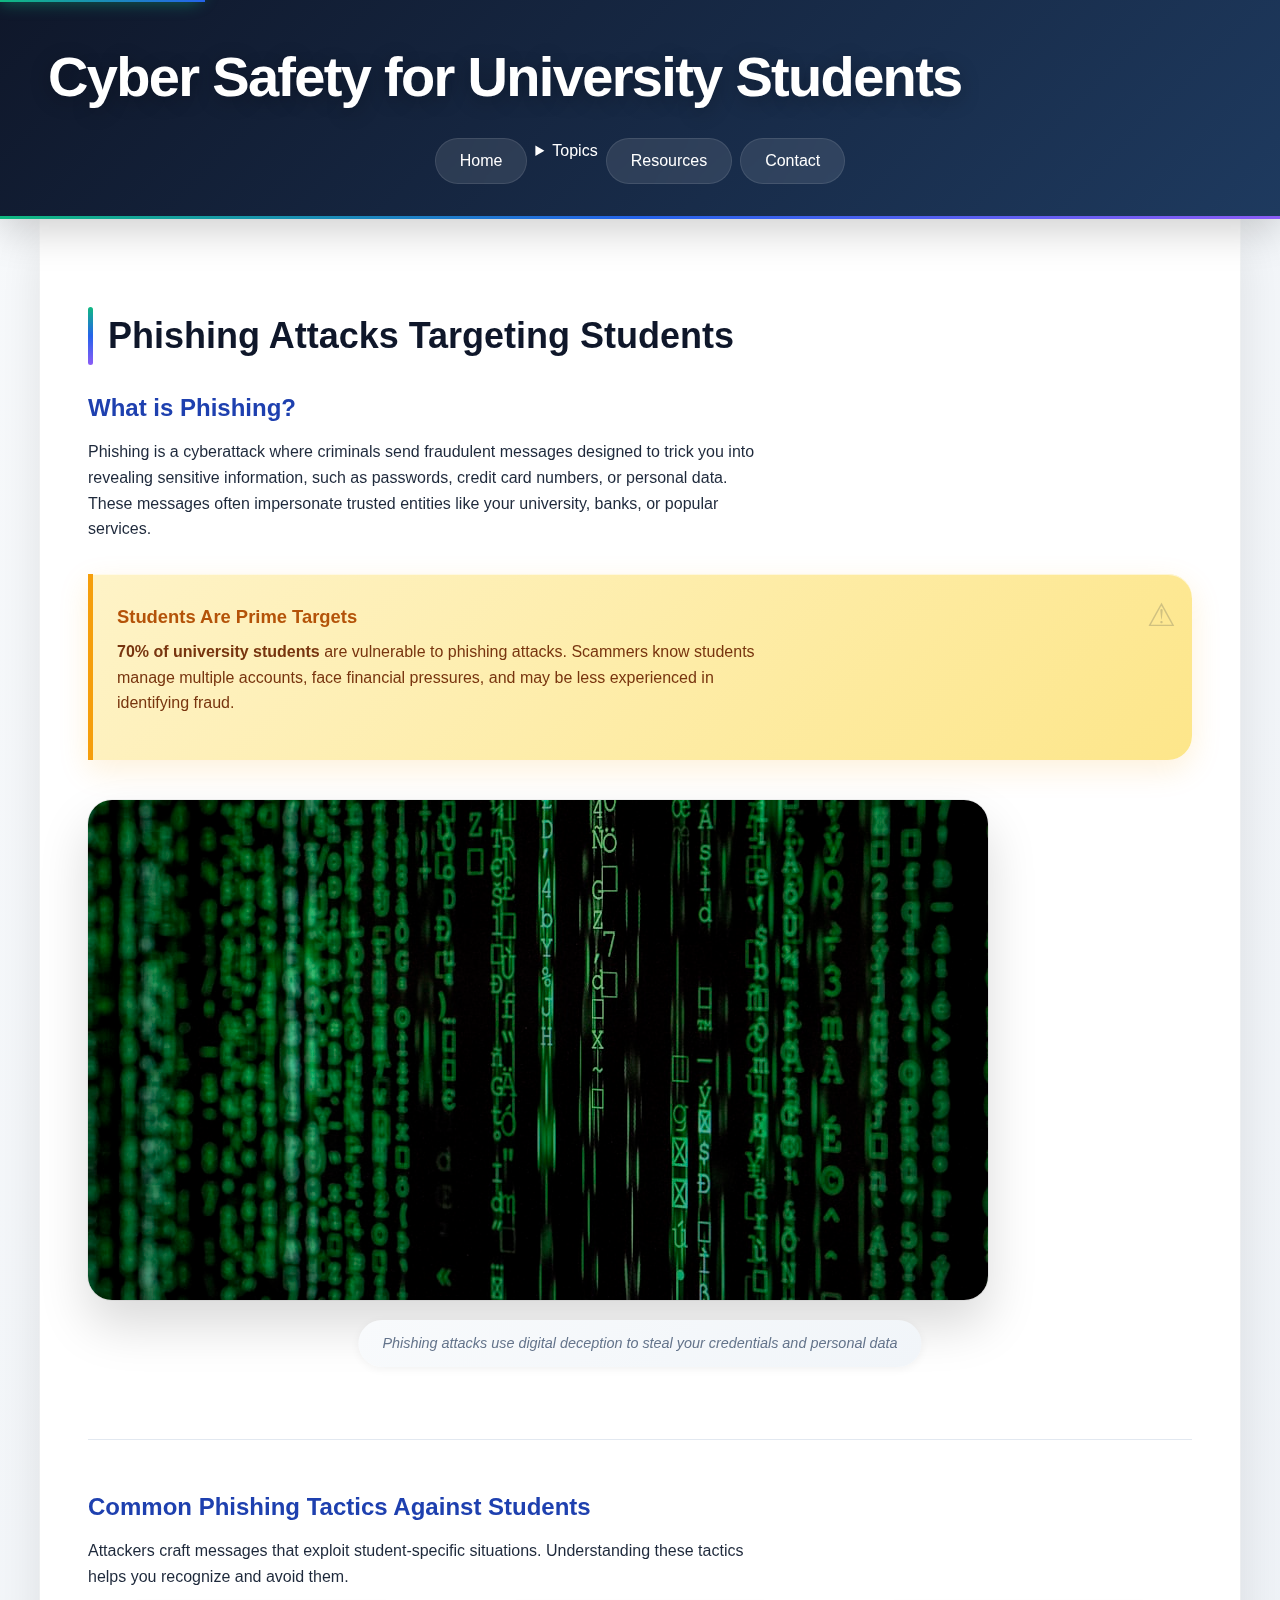
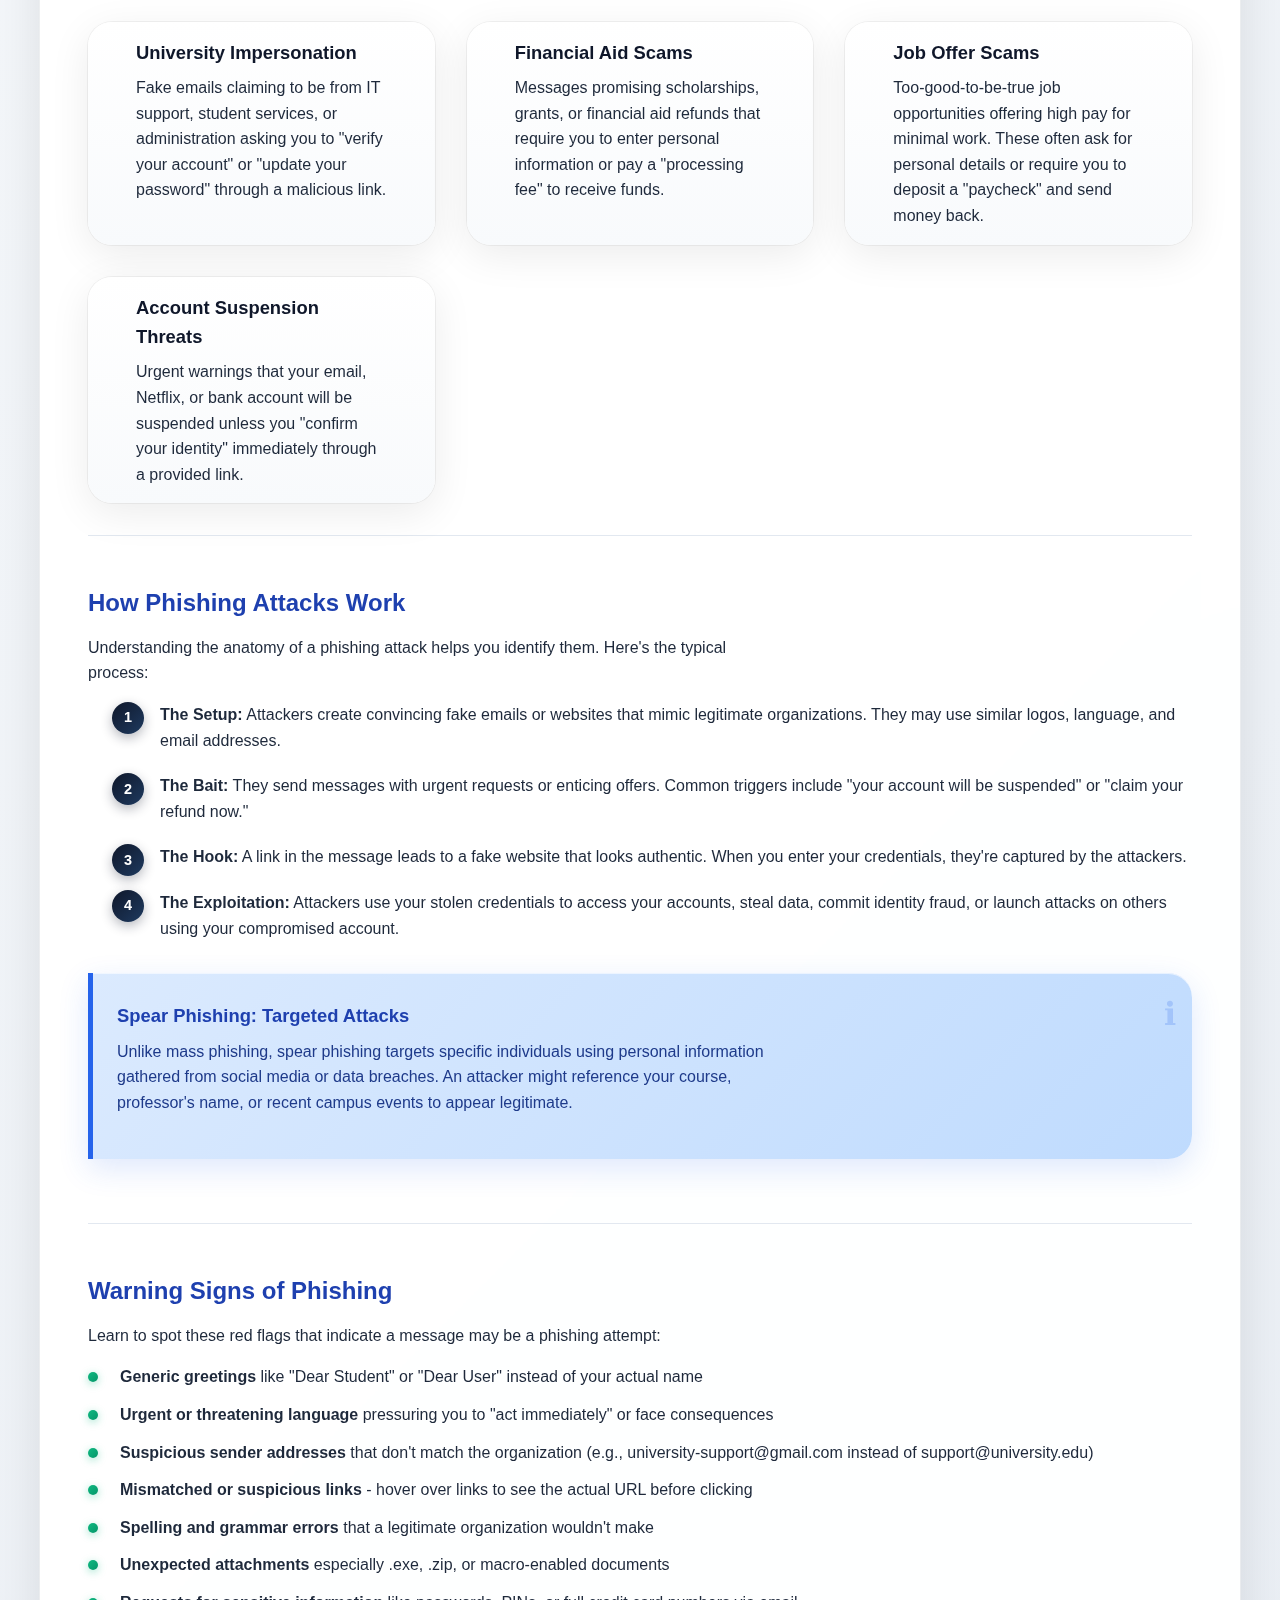
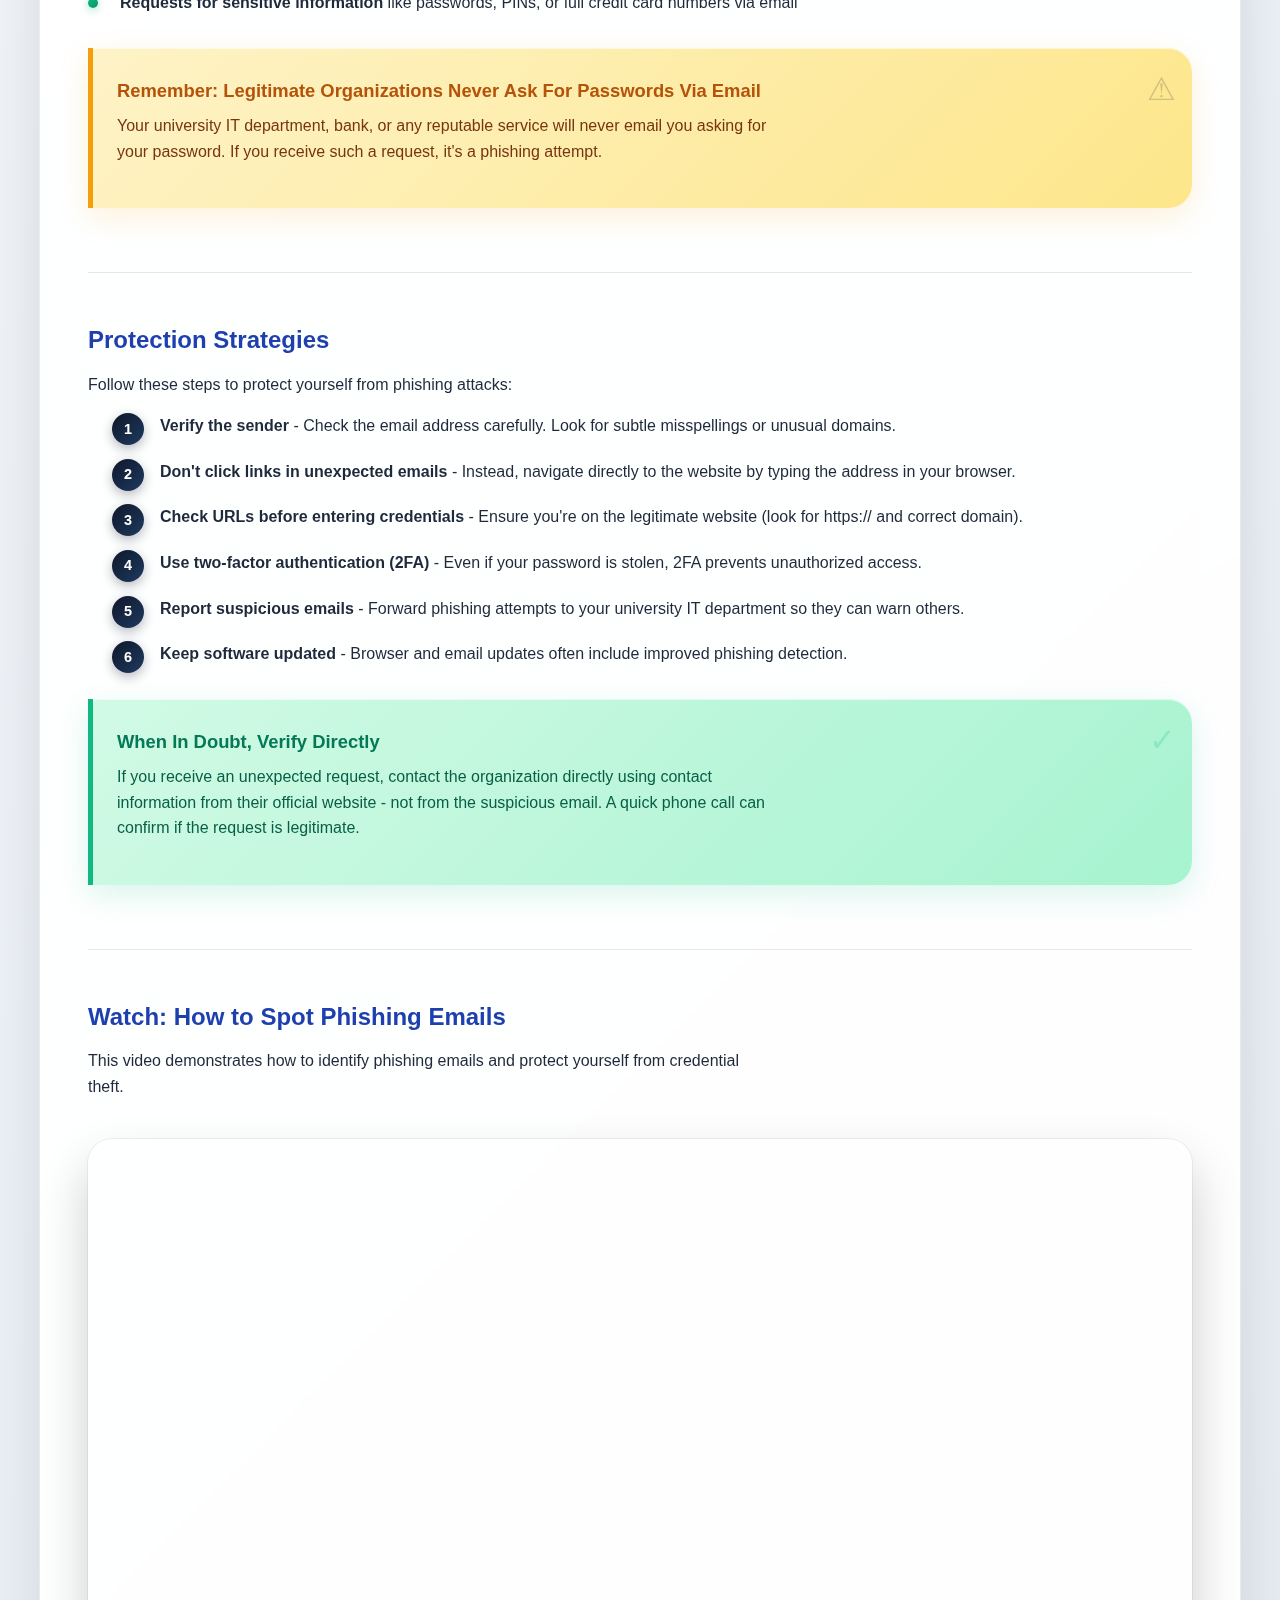
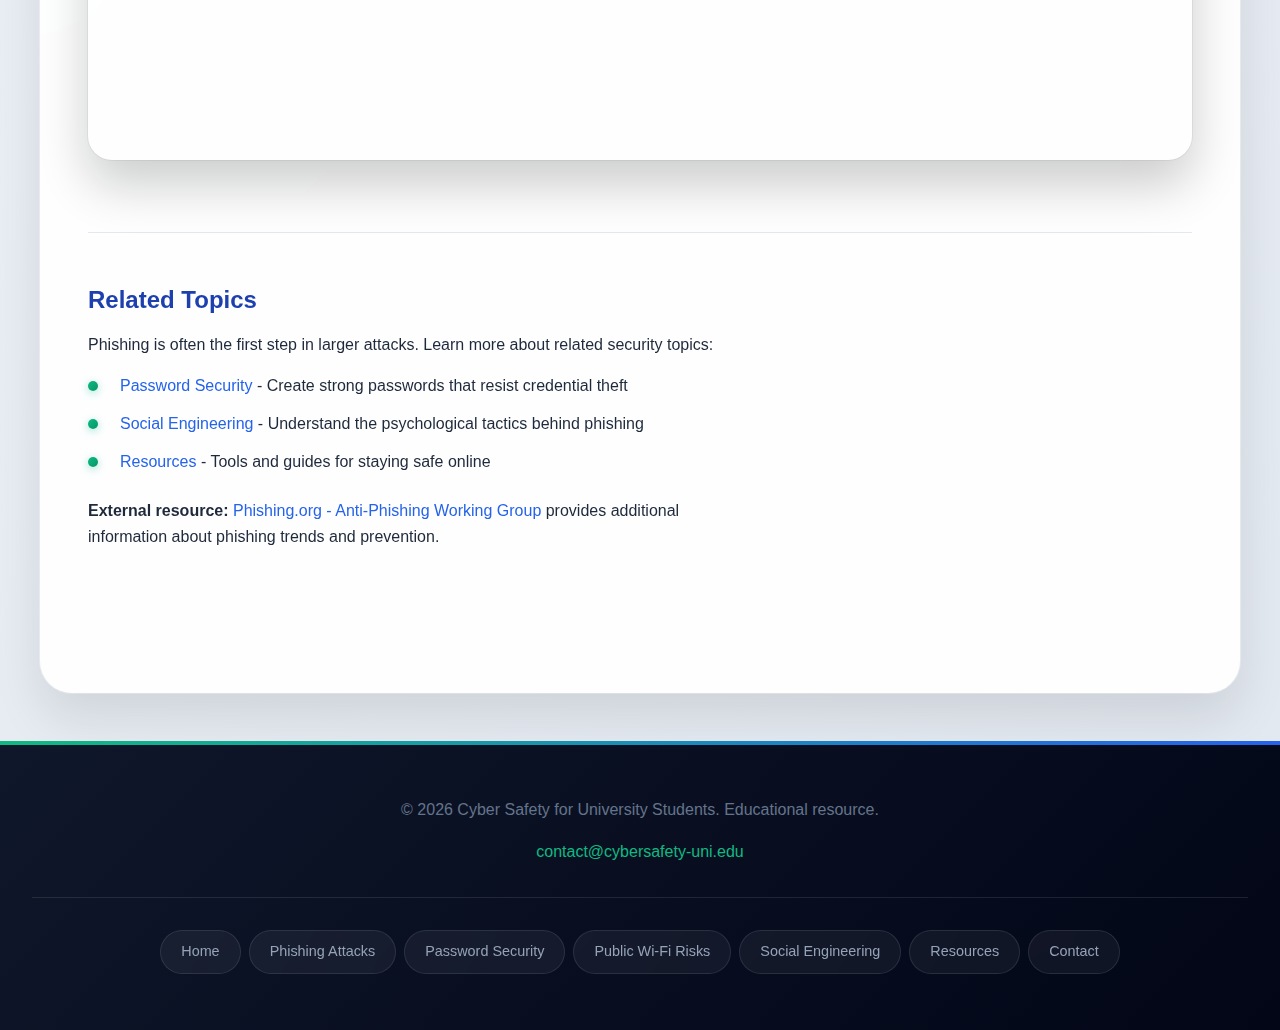
<file: phishing.html>
<!--
    	Cyber Safety for University Students - Contact
        Author: Deshan Weerasinghe
        Student ID: 10687014
-->



<!DOCTYPE html>
<html lang="en">
<head>
    <!-- Character encoding for proper text rendering -->
    <meta charset="UTF-8">
    <meta name="viewport" content="width=device-width, initial-scale=1.0">
    <meta name="description" content="Learn to identify and protect yourself from phishing attacks. Understand how scammers target university students through fake emails and websites.">
    <meta name="keywords" content="phishing, email scams, university phishing, credential theft, fake emails, cyber attacks">
    <meta name="author" content="Deshan Weerasinghe">
    <title>Phishing Attacks - Cyber Safety for University Students</title>
    <link rel="stylesheet" href="styles.css">
    <link rel="icon" href="favicon.svg" type="image/svg+xml">
</head>

<body>
    <!--
        Page Purpose:
        Comprehensive guide to phishing attacks targeting university students.
        Covers identification, prevention, and response strategies.

        Content Sections:
        1. What is Phishing - Definition and student vulnerability stats
        2. Common Tactics - Four main phishing methods targeting students
        3. How it Works - Step-by-step attack process explanation
        4. Warning Signs - Red flags to identify phishing attempts
        5. Protection Strategies - Actionable prevention steps
        6. Educational Video - YouTube embed for visual learning
        7. Related Topics - Internal links to related security content

        Research Sources:
        - Australian Cyber Security Centre (ACSC) phishing reports
        - Anti-Phishing Working Group (APWG) statistics
    -->

    <a href="#main-content" class="skip-link">Skip to main content</a>

    <header>
        <h1>Cyber Safety for University Students</h1>

        <nav aria-label="Main navigation">
            <a href="index.html">Home</a>
            <details class="topic-select">
                <summary>Topics</summary>
                <div class="topic-options" role="list">
                    <a href="phishing.html" class="current">Phishing Attacks</a>
                    <a href="passwords.html">Password Security</a>
                    <a href="wifi.html">Public Wi-Fi Risks</a>
                    <a href="social-engineering.html">Social Engineering</a>
                </div>
            </details>
            <a href="resources.html">Resources</a>
            <a href="contact.html">Contact</a>
        </nav>
    </header>

    <main id="main-content">
        <h2>Phishing Attacks Targeting Students</h2>

        <!-- What is phishing -->
        <section>
            <h3>What is Phishing?</h3>

            <p>
                Phishing is a cyberattack where criminals send fraudulent messages designed
                to trick you into revealing sensitive information, such as passwords, credit
                card numbers, or personal data. These messages often impersonate trusted
                entities like your university, banks, or popular services.
            </p>

            <div class="warning-box">
                <h4>Students Are Prime Targets</h4>
                <p>
                    <strong>70% of university students</strong> are vulnerable to phishing
                    attacks. Scammers know students manage multiple accounts, face financial
                    pressures, and may be less experienced in identifying fraud.
                </p>
            </div>

            <figure>
                <img src="images/phishing-hero.jpg"
                     alt="Matrix-style code representing digital deception and phishing attacks"
                     width="900"
                     height="500">
                <figcaption>
                    Phishing attacks use digital deception to steal your credentials and personal data
                </figcaption>
            </figure>
        </section>

        <!-- Common tactics -->
        <section>
            <h3>Common Phishing Tactics Against Students</h3>

            <p>
                Attackers craft messages that exploit student-specific situations.
                Understanding these tactics helps you recognize and avoid them.
            </p>

            <div class="card-grid">
                <article>
                    <h4>University Impersonation</h4>
                    <p>
                        Fake emails claiming to be from IT support, student services, or
                        administration asking you to "verify your account" or "update
                        your password" through a malicious link.
                    </p>
                </article>

                <article>
                    <h4>Financial Aid Scams</h4>
                    <p>
                        Messages promising scholarships, grants, or financial aid refunds
                        that require you to enter personal information or pay a "processing
                        fee" to receive funds.
                    </p>
                </article>

                <article>
                    <h4>Job Offer Scams</h4>
                    <p>
                        Too-good-to-be-true job opportunities offering high pay for minimal
                        work. These often ask for personal details or require you to deposit
                        a "paycheck" and send money back.
                    </p>
                </article>

                <article>
                    <h4>Account Suspension Threats</h4>
                    <p>
                        Urgent warnings that your email, Netflix, or bank account will be
                        suspended unless you "confirm your identity" immediately through
                        a provided link.
                    </p>
                </article>
            </div>
        </section>

        <!-- How it works -->
        <section>
            <h3>How Phishing Attacks Work</h3>

            <p>
                Understanding the anatomy of a phishing attack helps you identify them.
                Here's the typical process:
            </p>

            <ol>
                <li>
                    <strong>The Setup:</strong> Attackers create convincing fake emails
                    or websites that mimic legitimate organizations. They may use similar
                    logos, language, and email addresses.
                </li>
                <li>
                    <strong>The Bait:</strong> They send messages with urgent requests
                    or enticing offers. Common triggers include "your account will be
                    suspended" or "claim your refund now."
                </li>
                <li>
                    <strong>The Hook:</strong> A link in the message leads to a fake
                    website that looks authentic. When you enter your credentials, they're
                    captured by the attackers.
                </li>
                <li>
                    <strong>The Exploitation:</strong> Attackers use your stolen credentials
                    to access your accounts, steal data, commit identity fraud, or launch
                    attacks on others using your compromised account.
                </li>
            </ol>

            <div class="info-box">
                <h4>Spear Phishing: Targeted Attacks</h4>
                <p>
                    Unlike mass phishing, spear phishing targets specific individuals using
                    personal information gathered from social media or data breaches. An
                    attacker might reference your course, professor's name, or recent
                    campus events to appear legitimate.
                </p>
            </div>
        </section>

        <!-- Warning signs -->
        <section>
            <h3>Warning Signs of Phishing</h3>

            <p>
                Learn to spot these red flags that indicate a message may be a phishing attempt:
            </p>

            <ul>
                <li>
                    <strong>Generic greetings</strong> like "Dear Student" or "Dear User"
                    instead of your actual name
                </li>
                <li>
                    <strong>Urgent or threatening language</strong> pressuring you to
                    "act immediately" or face consequences
                </li>
                <li>
                    <strong>Suspicious sender addresses</strong> that don't match the
                    organization (e.g., university-support@gmail.com instead of
                    support@university.edu)
                </li>
                <li>
                    <strong>Mismatched or suspicious links</strong> - hover over links
                    to see the actual URL before clicking
                </li>
                <li>
                    <strong>Spelling and grammar errors</strong> that a legitimate
                    organization wouldn't make
                </li>
                <li>
                    <strong>Unexpected attachments</strong> especially .exe, .zip, or
                    macro-enabled documents
                </li>
                <li>
                    <strong>Requests for sensitive information</strong> like passwords,
                    PINs, or full credit card numbers via email
                </li>
            </ul>

            <div class="warning-box">
                <h4>Remember: Legitimate Organizations Never Ask For Passwords Via Email</h4>
                <p>
                    Your university IT department, bank, or any reputable service will
                    never email you asking for your password. If you receive such a
                    request, it's a phishing attempt.
                </p>
            </div>
        </section>

        <!-- Protection strategies -->
        <section>
            <h3>Protection Strategies</h3>

            <p>
                Follow these steps to protect yourself from phishing attacks:
            </p>

            <ol>
                <li>
                    <strong>Verify the sender</strong> - Check the email address carefully.
                    Look for subtle misspellings or unusual domains.
                </li>
                <li>
                    <strong>Don't click links in unexpected emails</strong> - Instead,
                    navigate directly to the website by typing the address in your browser.
                </li>
                <li>
                    <strong>Check URLs before entering credentials</strong> - Ensure you're
                    on the legitimate website (look for https:// and correct domain).
                </li>
                <li>
                    <strong>Use two-factor authentication (2FA)</strong> - Even if your
                    password is stolen, 2FA prevents unauthorized access.
                </li>
                <li>
                    <strong>Report suspicious emails</strong> - Forward phishing attempts
                    to your university IT department so they can warn others.
                </li>
                <li>
                    <strong>Keep software updated</strong> - Browser and email updates
                    often include improved phishing detection.
                </li>
            </ol>

            <div class="success-box">
                <h4>When In Doubt, Verify Directly</h4>
                <p>
                    If you receive an unexpected request, contact the organization directly
                    using contact information from their official website - not from the
                    suspicious email. A quick phone call can confirm if the request is
                    legitimate.
                </p>
            </div>
        </section>

        <!-- Video -->
        <section>
            <h3>Watch: How to Spot Phishing Emails</h3>

            <p>
                This video demonstrates how to identify phishing emails and protect
                yourself from credential theft.
            </p>

            <div class="video-container">
                <iframe
                    src="https://www.youtube.com/embed/R12_y2BhKbE?rel=0&modestbranding=1&playsinline=1"
                    title="How to Identify Phishing Emails - Tutorial"
                    allow="accelerometer; autoplay; clipboard-write; encrypted-media; gyroscope; picture-in-picture; web-share"
                    allowfullscreen>
                </iframe>
            </div>
        </section>

        <!-- Related topics -->
        <section>
            <h3>Related Topics</h3>

            <p>
                Phishing is often the first step in larger attacks. Learn more about
                related security topics:
            </p>

            <ul>
                <li>
                    <a href="passwords.html">Password Security</a> - Create strong
                    passwords that resist credential theft
                </li>
                <li>
                    <a href="social-engineering.html">Social Engineering</a> - Understand
                    the psychological tactics behind phishing
                </li>
                <li>
                    <a href="resources.html">Resources</a> - Tools and guides for
                    staying safe online
                </li>
            </ul>

            <p>
                <strong>External resource:</strong>
                <a href="https://www.phishing.org" target="_blank" rel="noopener">
                    Phishing.org - Anti-Phishing Working Group
                </a> provides additional information about phishing trends and prevention.
            </p>
        </section>

    </main>

    <footer>
        <p>&copy; 2026 Cyber Safety for University Students. Educational resource.</p>
        <p><a href="mailto:contact@cybersafety-uni.edu">contact@cybersafety-uni.edu</a></p>

        <nav aria-label="Footer navigation">
            <a href="index.html">Home</a>
            <a href="phishing.html">Phishing Attacks</a>
            <a href="passwords.html">Password Security</a>
            <a href="wifi.html">Public Wi-Fi Risks</a>
            <a href="social-engineering.html">Social Engineering</a>
            <a href="resources.html">Resources</a>
            <a href="contact.html">Contact</a>
        </nav>
    </footer>

</body>
</html>
</file>
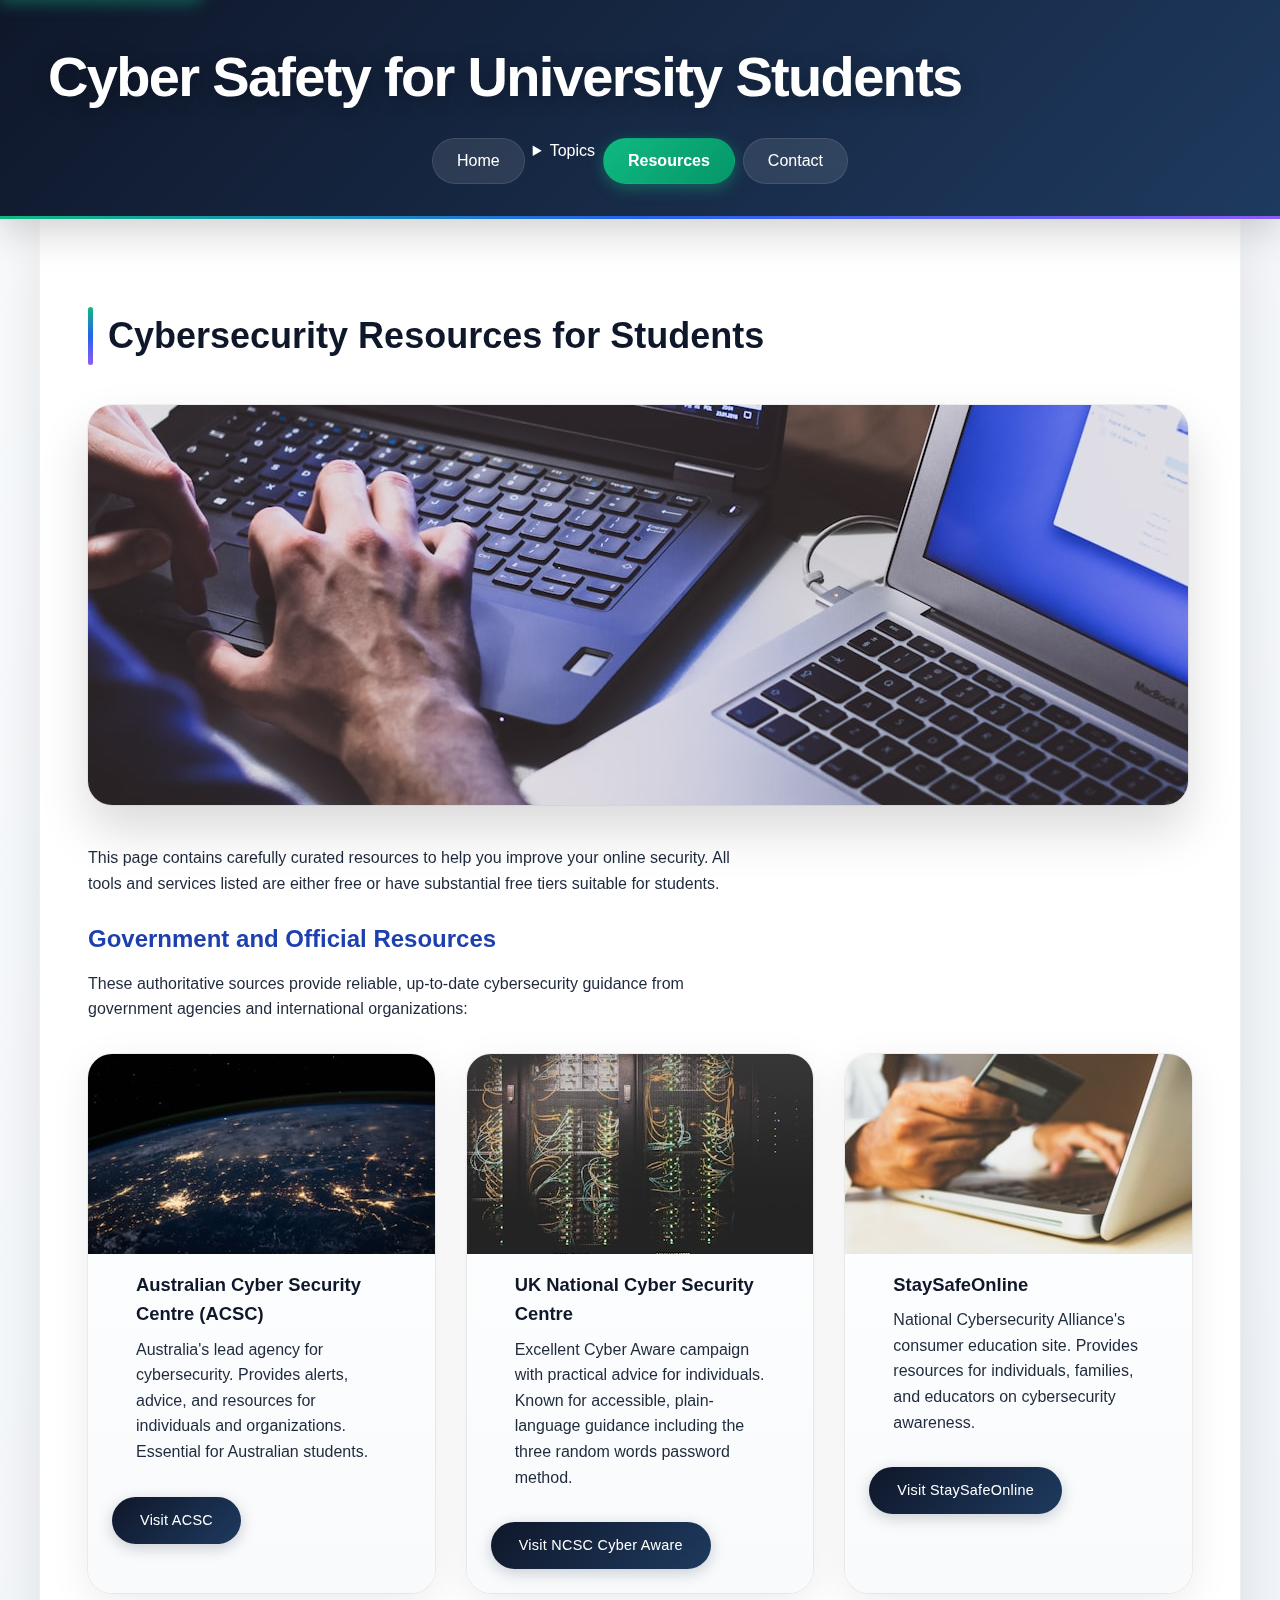
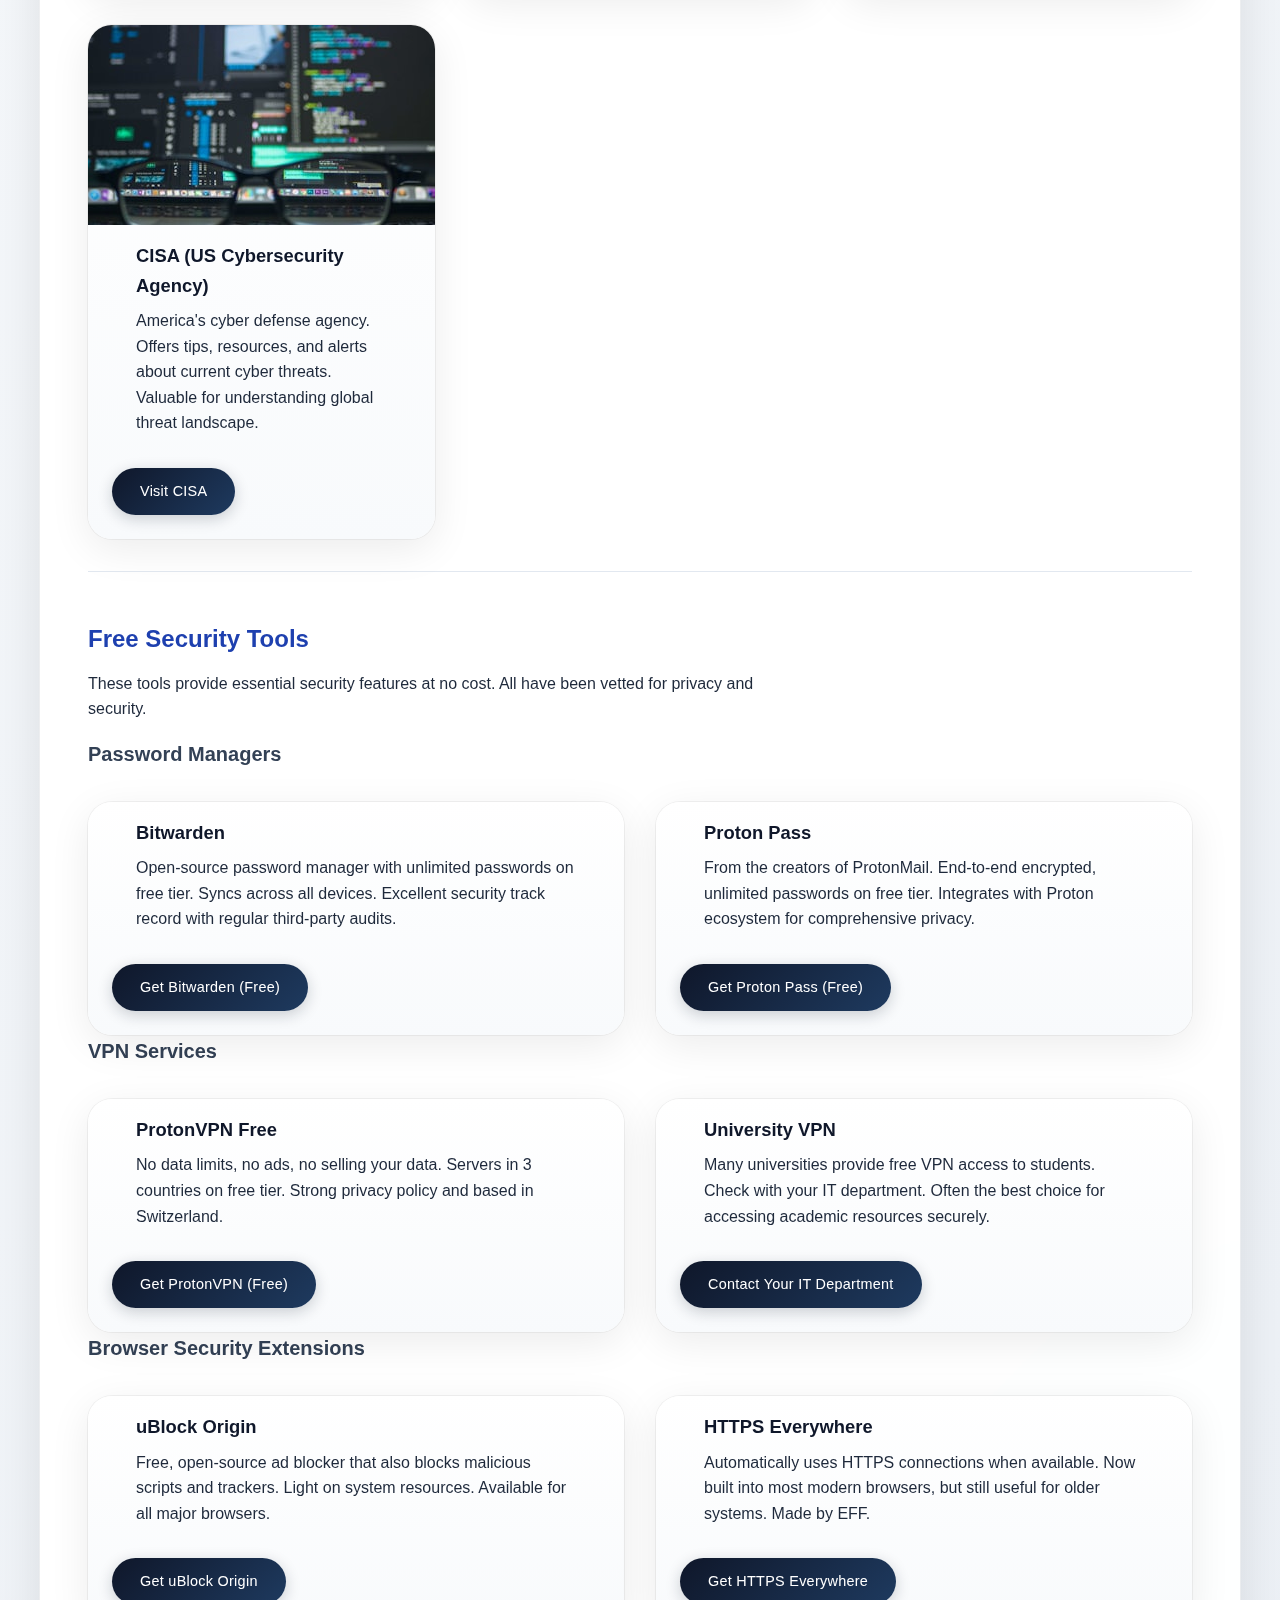
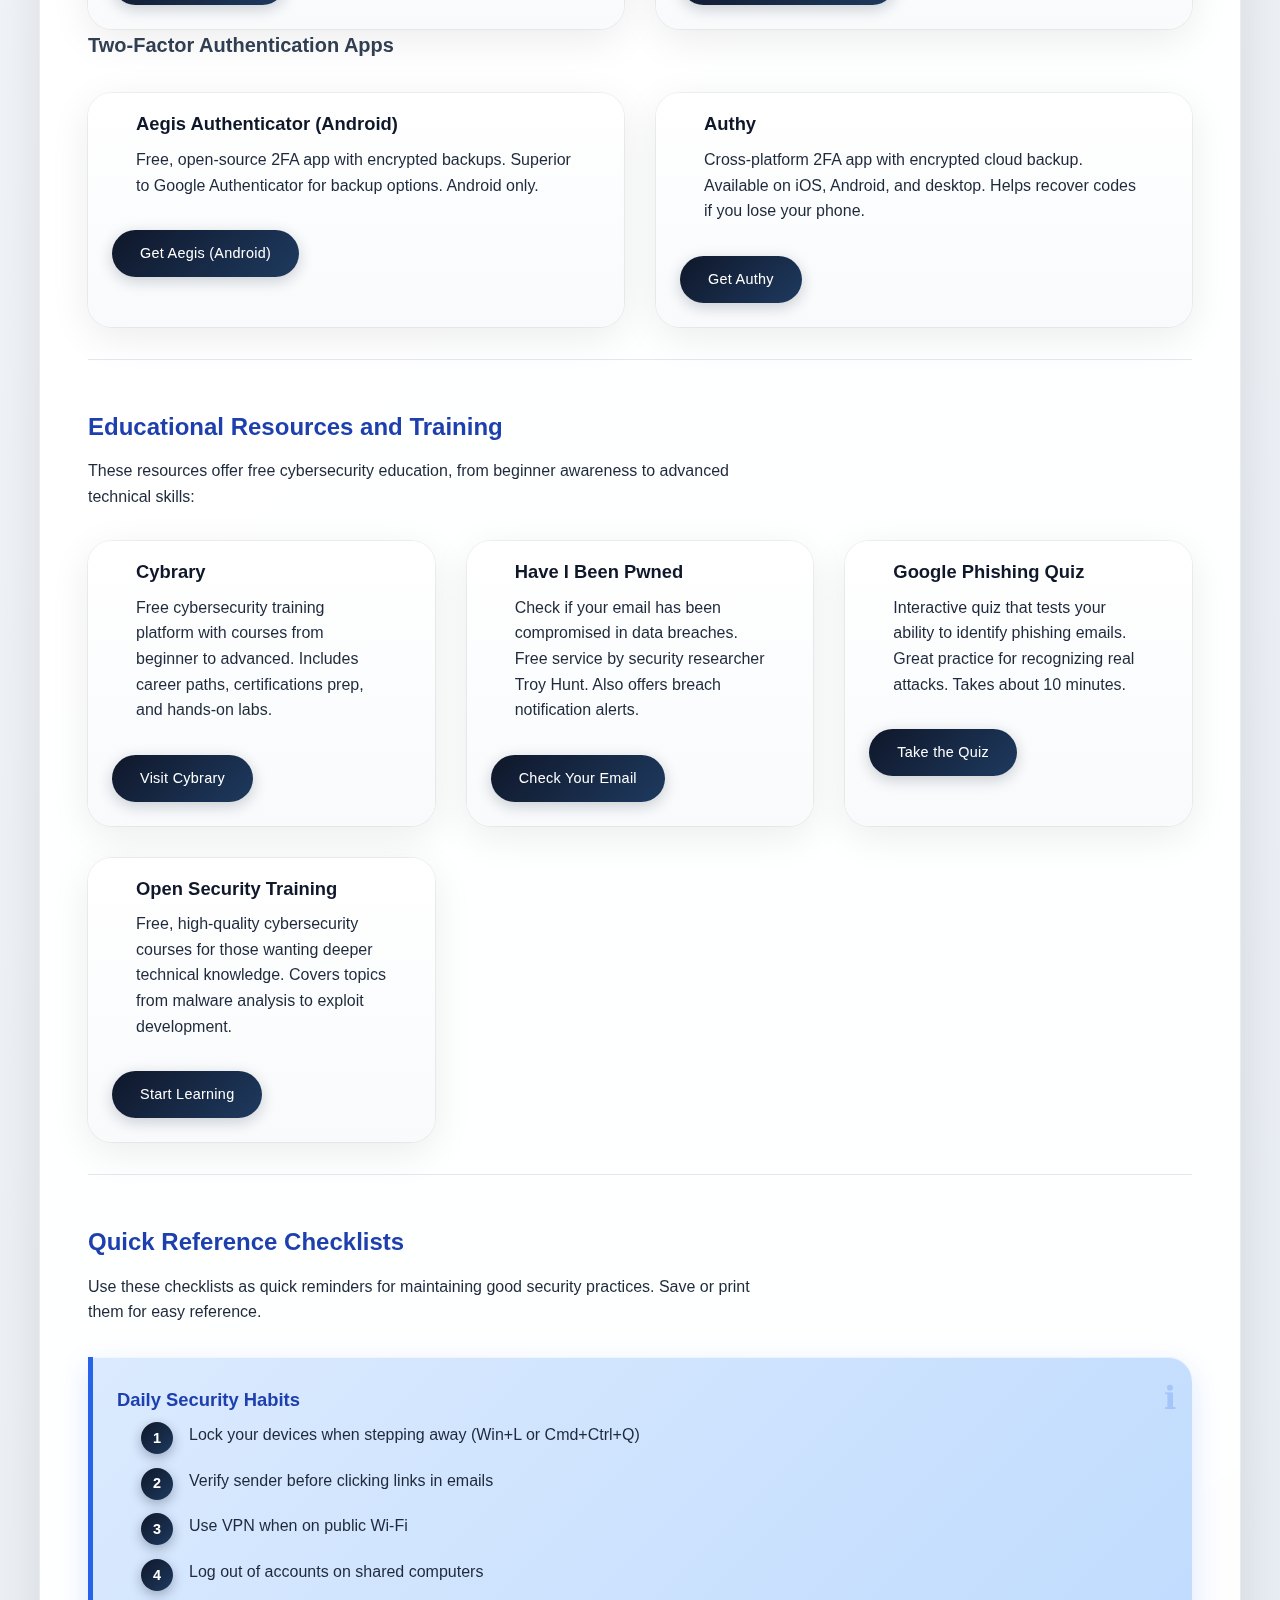
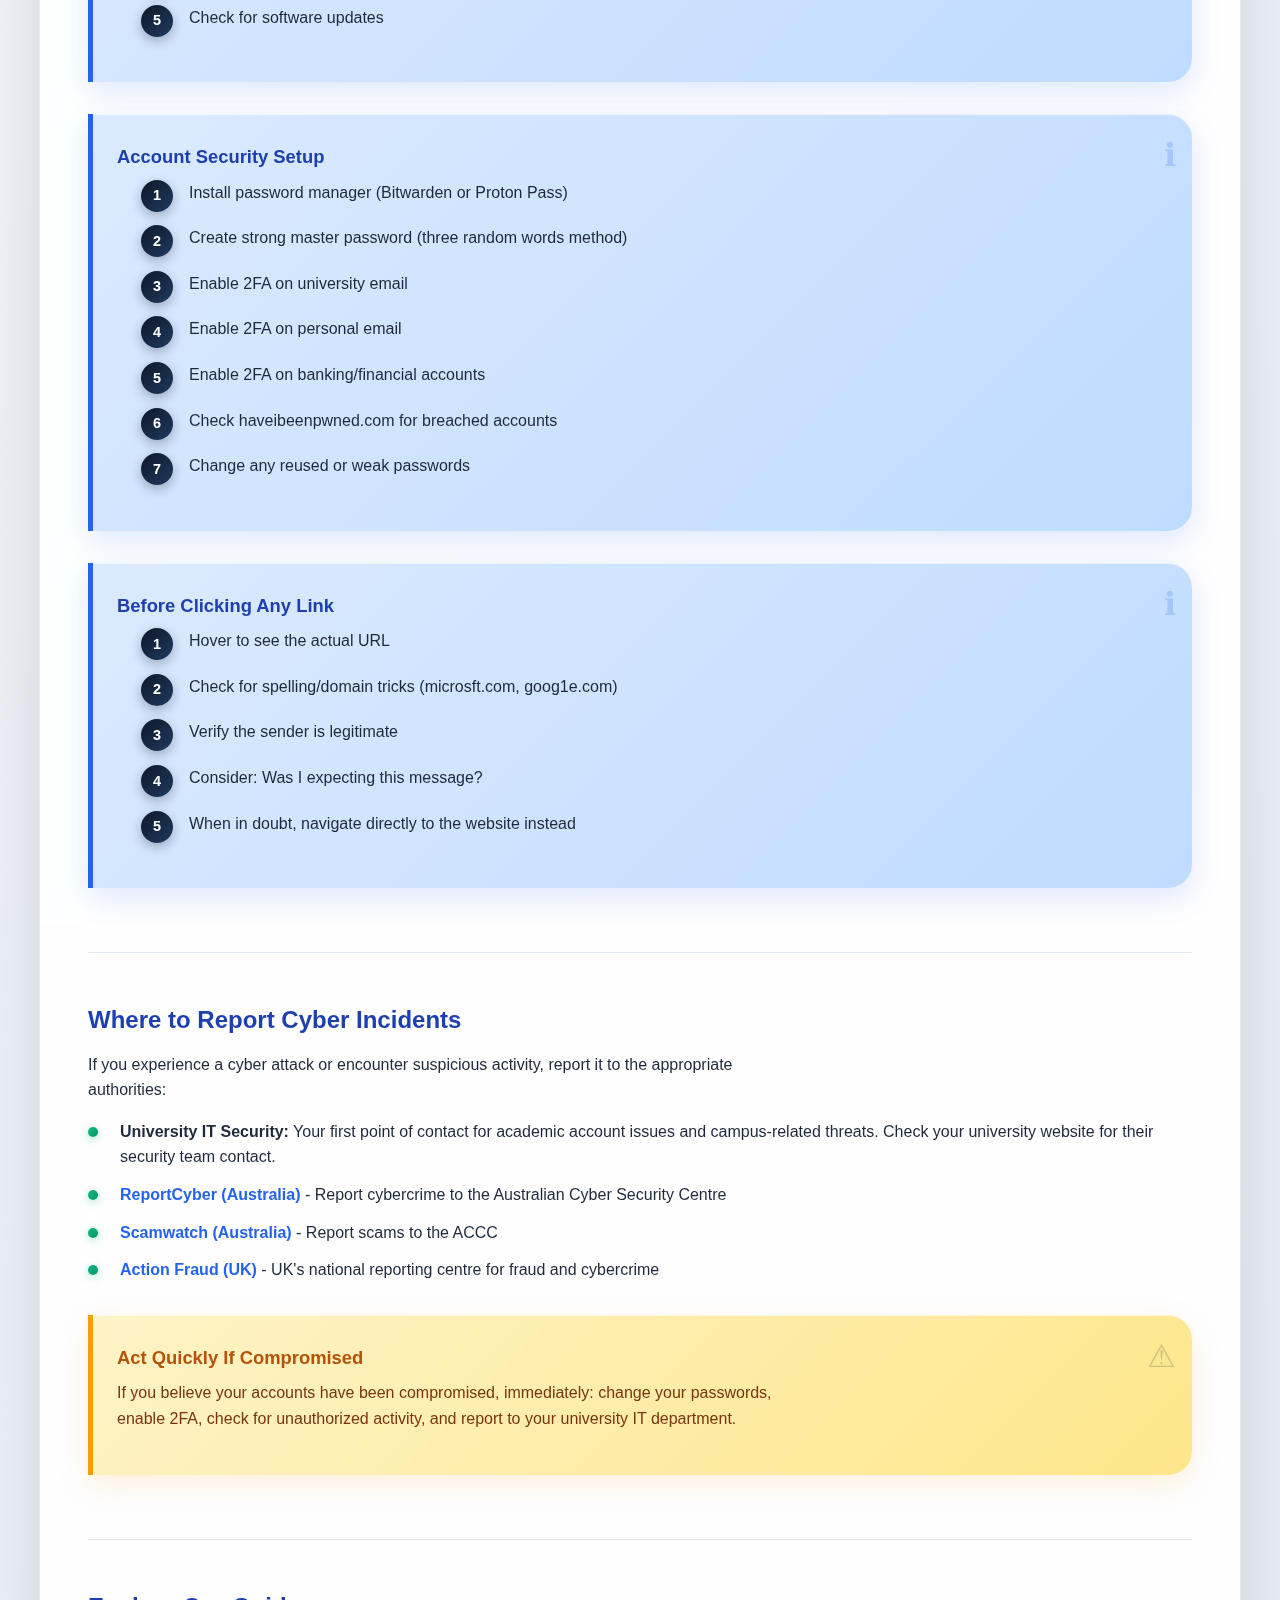
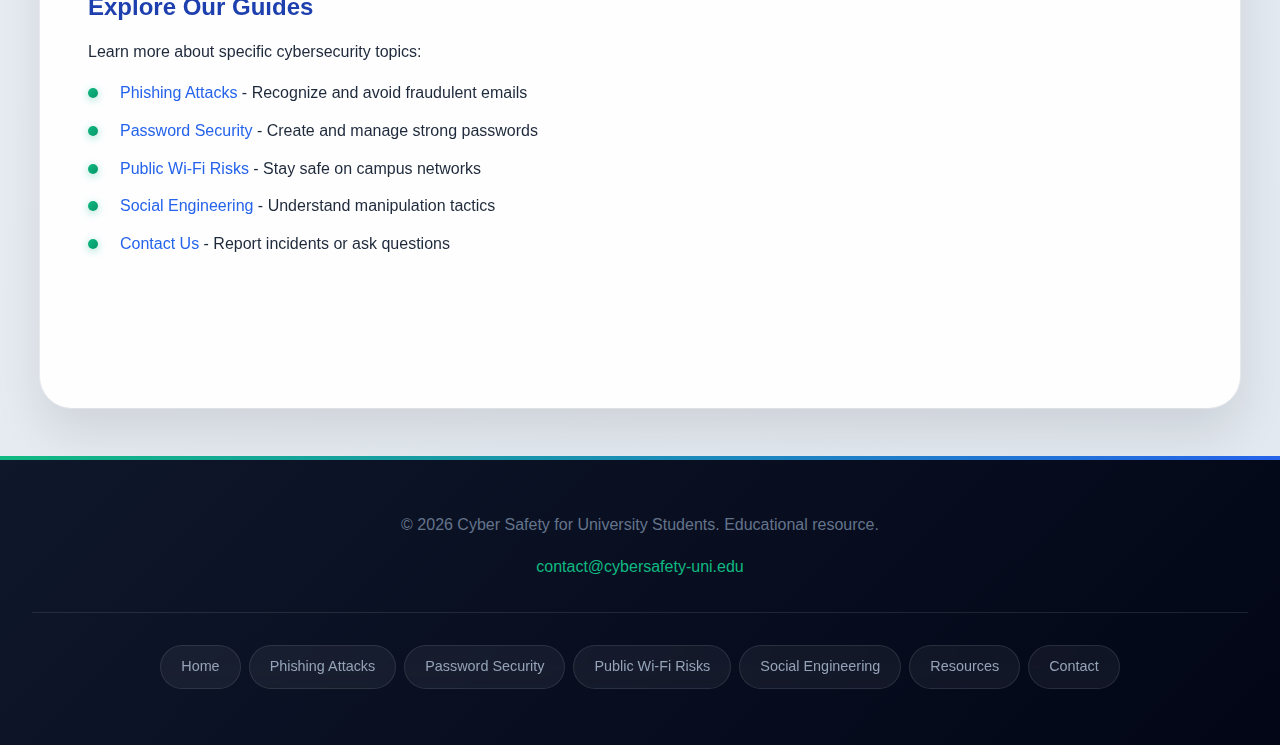
<file: resources.html>
<!--
    	Cyber Safety for University Students - Contact
        Author: Deshan Weerasinghe
        Student ID: 10687014
-->




<!DOCTYPE html>
<html lang="en">
<head>
    <!-- Character encoding for proper text rendering -->
    <meta charset="UTF-8">
    <meta name="viewport" content="width=device-width, initial-scale=1.0">
    <meta name="description" content="Free cybersecurity resources for university students. Government guides, free security tools, password managers, VPNs, and educational materials.">
    <meta name="keywords" content="cybersecurity resources, free security tools, password managers, VPN, security training, student resources">
    <meta name="author" content="Deshan Weerasinghe">
    <title>Resources - Cyber Safety for University Students</title>
    <link rel="stylesheet" href="styles.css">
    <link rel="icon" href="favicon.svg" type="image/svg+xml">
</head>

<body>
    <!--
        Page Purpose:
        Curated collection of free cybersecurity tools and educational
        resources for university students.

        Content Sections:
        1. Government Resources - ACSC, NCSC, CISA official guidance
        2. Free Security Tools:
           - Password Managers (Bitwarden, Proton Pass)
           - VPN Services (ProtonVPN, University VPN)
           - Browser Extensions (uBlock Origin, HTTPS Everywhere)
           - 2FA Apps (Aegis, Authy)
        3. Educational Resources - Cybrary, HIBP, Google Phishing Quiz
        4. Quick Reference Checklists - Daily habits, account setup, link safety
        5. Reporting Channels - Where to report cyber incidents

        Design Notes:
        Uses card grid layout for easy scanning of multiple resources.
        External links open in new tabs with noopener for security.
    -->

    <a href="#main-content" class="skip-link">Skip to main content</a>

    <header>
        <h1>Cyber Safety for University Students</h1>

        <nav aria-label="Main navigation">
            <a href="index.html">Home</a>
            <details class="topic-select">
                <summary>Topics</summary>
                <div class="topic-options" role="list">
                    <a href="phishing.html">Phishing Attacks</a>
                    <a href="passwords.html">Password Security</a>
                    <a href="wifi.html">Public Wi-Fi Risks</a>
                    <a href="social-engineering.html">Social Engineering</a>
                </div>
            </details>
            <a href="resources.html" class="current">Resources</a>
            <a href="contact.html">Contact</a>
        </nav>
    </header>

    <main id="main-content">
        <h2>Cybersecurity Resources for Students</h2>

        <figure>
            <img src="images/resources-hero.jpg"
                 alt="Laptop on desk with security tools and resources displayed"
                 width="1100" height="400">
        </figure>

        <p>
            This page contains carefully curated resources to help you improve your
            online security. All tools and services listed are either free or have
            substantial free tiers suitable for students.
        </p>

        <!-- Government resources -->
        <section>
            <h3>Government and Official Resources</h3>

            <p>
                These authoritative sources provide reliable, up-to-date cybersecurity
                guidance from government agencies and international organizations:
            </p>

            <div class="card-grid">
                <article>
                    <img src="images/resource-acsc.jpg"
                         alt="Global digital network representing government cybersecurity"
                         width="400" height="200">
                    <h4>Australian Cyber Security Centre (ACSC)</h4>
                    <p>
                        Australia's lead agency for cybersecurity. Provides alerts, advice,
                        and resources for individuals and organizations. Essential for
                        Australian students.
                    </p>
                    <a href="https://www.cyber.gov.au" target="_blank" rel="noopener">
                        Visit ACSC
                    </a>
                </article>

                <article>
                    <img src="images/resource-ncsc.jpg"
                         alt="Server room with blue lighting representing cyber infrastructure"
                         width="400" height="200">
                    <h4>UK National Cyber Security Centre</h4>
                    <p>
                        Excellent Cyber Aware campaign with practical advice for
                        individuals. Known for accessible, plain-language guidance
                        including the three random words password method.
                    </p>
                    <a href="https://www.ncsc.gov.uk/cyberaware/home" target="_blank" rel="noopener">
                        Visit NCSC Cyber Aware
                    </a>
                </article>

                <article>
                    <img src="images/resource-safety.jpg"
                         alt="Person using laptop safely representing online safety education"
                         width="400" height="200">
                    <h4>StaySafeOnline</h4>
                    <p>
                        National Cybersecurity Alliance's consumer education site.
                        Provides resources for individuals, families, and educators
                        on cybersecurity awareness.
                    </p>
                    <a href="https://www.staysafeonline.org" target="_blank" rel="noopener">
                        Visit StaySafeOnline
                    </a>
                </article>

                <article>
                    <img src="images/resource-cisa.jpg"
                         alt="Code on computer screen representing cybersecurity defense"
                         width="400" height="200">
                    <h4>CISA (US Cybersecurity Agency)</h4>
                    <p>
                        America's cyber defense agency. Offers tips, resources, and
                        alerts about current cyber threats. Valuable for understanding
                        global threat landscape.
                    </p>
                    <a href="https://www.cisa.gov/topics/cybersecurity-best-practices" target="_blank" rel="noopener">
                        Visit CISA
                    </a>
                </article>
            </div>
        </section>

        <!-- Free security tools -->
        <section>
            <h3>Free Security Tools</h3>

            <p>
                These tools provide essential security features at no cost. All have
                been vetted for privacy and security.
            </p>

            <h4>Password Managers</h4>
            <div class="card-grid">
                <article>
                    <h4>Bitwarden</h4>
                    <p>
                        Open-source password manager with unlimited passwords on free
                        tier. Syncs across all devices. Excellent security track record
                        with regular third-party audits.
                    </p>
                    <a href="https://bitwarden.com" target="_blank" rel="noopener">
                        Get Bitwarden (Free)
                    </a>
                </article>

                <article>
                    <h4>Proton Pass</h4>
                    <p>
                        From the creators of ProtonMail. End-to-end encrypted, unlimited
                        passwords on free tier. Integrates with Proton ecosystem for
                        comprehensive privacy.
                    </p>
                    <a href="https://proton.me/pass" target="_blank" rel="noopener">
                        Get Proton Pass (Free)
                    </a>
                </article>
            </div>

            <h4>VPN Services</h4>
            <div class="card-grid">
                <article>
                    <h4>ProtonVPN Free</h4>
                    <p>
                        No data limits, no ads, no selling your data. Servers in 3
                        countries on free tier. Strong privacy policy and based in
                        Switzerland.
                    </p>
                    <a href="https://protonvpn.com" target="_blank" rel="noopener">
                        Get ProtonVPN (Free)
                    </a>
                </article>

                <article>
                    <h4>University VPN</h4>
                    <p>
                        Many universities provide free VPN access to students. Check
                        with your IT department. Often the best choice for accessing
                        academic resources securely.
                    </p>
                    <a href="contact.html">Contact Your IT Department</a>
                </article>
            </div>

            <h4>Browser Security Extensions</h4>
            <div class="card-grid">
                <article>
                    <h4>uBlock Origin</h4>
                    <p>
                        Free, open-source ad blocker that also blocks malicious scripts
                        and trackers. Light on system resources. Available for all major
                        browsers.
                    </p>
                    <a href="https://ublockorigin.com" target="_blank" rel="noopener">
                        Get uBlock Origin
                    </a>
                </article>

                <article>
                    <h4>HTTPS Everywhere</h4>
                    <p>
                        Automatically uses HTTPS connections when available. Now built
                        into most modern browsers, but still useful for older systems.
                        Made by EFF.
                    </p>
                    <a href="https://www.eff.org/https-everywhere" target="_blank" rel="noopener">
                        Get HTTPS Everywhere
                    </a>
                </article>
            </div>

            <h4>Two-Factor Authentication Apps</h4>
            <div class="card-grid">
                <article>
                    <h4>Aegis Authenticator (Android)</h4>
                    <p>
                        Free, open-source 2FA app with encrypted backups. Superior to
                        Google Authenticator for backup options. Android only.
                    </p>
                    <a href="https://getaegis.app" target="_blank" rel="noopener">
                        Get Aegis (Android)
                    </a>
                </article>

                <article>
                    <h4>Authy</h4>
                    <p>
                        Cross-platform 2FA app with encrypted cloud backup. Available on
                        iOS, Android, and desktop. Helps recover codes if you lose your
                        phone.
                    </p>
                    <a href="https://authy.com" target="_blank" rel="noopener">
                        Get Authy
                    </a>
                </article>
            </div>
        </section>

        <!-- Educational resources -->
        <section>
            <h3>Educational Resources and Training</h3>

            <p>
                These resources offer free cybersecurity education, from beginner
                awareness to advanced technical skills:
            </p>

            <div class="card-grid">
                <article>
                    <h4>Cybrary</h4>
                    <p>
                        Free cybersecurity training platform with courses from beginner
                        to advanced. Includes career paths, certifications prep, and
                        hands-on labs.
                    </p>
                    <a href="https://www.cybrary.it" target="_blank" rel="noopener">
                        Visit Cybrary
                    </a>
                </article>

                <article>
                    <h4>Have I Been Pwned</h4>
                    <p>
                        Check if your email has been compromised in data breaches. Free
                        service by security researcher Troy Hunt. Also offers breach
                        notification alerts.
                    </p>
                    <a href="https://haveibeenpwned.com" target="_blank" rel="noopener">
                        Check Your Email
                    </a>
                </article>

                <article>
                    <h4>Google Phishing Quiz</h4>
                    <p>
                        Interactive quiz that tests your ability to identify phishing
                        emails. Great practice for recognizing real attacks. Takes about
                        10 minutes.
                    </p>
                    <a href="https://phishingquiz.withgoogle.com" target="_blank" rel="noopener">
                        Take the Quiz
                    </a>
                </article>

                <article>
                    <h4>Open Security Training</h4>
                    <p>
                        Free, high-quality cybersecurity courses for those wanting deeper
                        technical knowledge. Covers topics from malware analysis to
                        exploit development.
                    </p>
                    <a href="https://opensecuritytraining.info" target="_blank" rel="noopener">
                        Start Learning
                    </a>
                </article>
            </div>
        </section>

        <!-- Quick reference checklists -->
        <section>
            <h3>Quick Reference Checklists</h3>

            <p>
                Use these checklists as quick reminders for maintaining good security
                practices. Save or print them for easy reference.
            </p>

            <div class="info-box">
                <h4>Daily Security Habits</h4>
                <ol>
                    <li>Lock your devices when stepping away (Win+L or Cmd+Ctrl+Q)</li>
                    <li>Verify sender before clicking links in emails</li>
                    <li>Use VPN when on public Wi-Fi</li>
                    <li>Log out of accounts on shared computers</li>
                    <li>Check for software updates</li>
                </ol>
            </div>

            <div class="info-box">
                <h4>Account Security Setup</h4>
                <ol>
                    <li>Install password manager (Bitwarden or Proton Pass)</li>
                    <li>Create strong master password (three random words method)</li>
                    <li>Enable 2FA on university email</li>
                    <li>Enable 2FA on personal email</li>
                    <li>Enable 2FA on banking/financial accounts</li>
                    <li>Check haveibeenpwned.com for breached accounts</li>
                    <li>Change any reused or weak passwords</li>
                </ol>
            </div>

            <div class="info-box">
                <h4>Before Clicking Any Link</h4>
                <ol>
                    <li>Hover to see the actual URL</li>
                    <li>Check for spelling/domain tricks (microsft.com, goog1e.com)</li>
                    <li>Verify the sender is legitimate</li>
                    <li>Consider: Was I expecting this message?</li>
                    <li>When in doubt, navigate directly to the website instead</li>
                </ol>
            </div>
        </section>

        <!-- Reporting resources -->
        <section>
            <h3>Where to Report Cyber Incidents</h3>

            <p>
                If you experience a cyber attack or encounter suspicious activity,
                report it to the appropriate authorities:
            </p>

            <ul>
                <li>
                    <strong>University IT Security:</strong> Your first point of contact
                    for academic account issues and campus-related threats. Check your
                    university website for their security team contact.
                </li>
                <li>
                    <strong>
                        <a href="https://www.cyber.gov.au/report" target="_blank" rel="noopener">
                            ReportCyber (Australia)
                        </a>
                    </strong> - Report cybercrime to the Australian Cyber Security Centre
                </li>
                <li>
                    <strong>
                        <a href="https://www.scamwatch.gov.au" target="_blank" rel="noopener">
                            Scamwatch (Australia)
                        </a>
                    </strong> - Report scams to the ACCC
                </li>
                <li>
                    <strong>
                        <a href="https://www.actionfraud.police.uk" target="_blank" rel="noopener">
                            Action Fraud (UK)
                        </a>
                    </strong> - UK's national reporting centre for fraud and cybercrime
                </li>
            </ul>

            <div class="warning-box">
                <h4>Act Quickly If Compromised</h4>
                <p>
                    If you believe your accounts have been compromised, immediately:
                    change your passwords, enable 2FA, check for unauthorized activity,
                    and report to your university IT department.
                </p>
            </div>
        </section>

        <!-- Site navigation -->
        <section>
            <h3>Explore Our Guides</h3>

            <p>
                Learn more about specific cybersecurity topics:
            </p>

            <ul>
                <li><a href="phishing.html">Phishing Attacks</a> - Recognize and avoid fraudulent emails</li>
                <li><a href="passwords.html">Password Security</a> - Create and manage strong passwords</li>
                <li><a href="wifi.html">Public Wi-Fi Risks</a> - Stay safe on campus networks</li>
                <li><a href="social-engineering.html">Social Engineering</a> - Understand manipulation tactics</li>
                <li><a href="contact.html">Contact Us</a> - Report incidents or ask questions</li>
            </ul>
        </section>

    </main>

    <footer>
        <p>&copy; 2026 Cyber Safety for University Students. Educational resource.</p>
        <p><a href="mailto:contact@cybersafety-uni.edu">contact@cybersafety-uni.edu</a></p>

        <nav aria-label="Footer navigation">
            <a href="index.html">Home</a>
            <a href="phishing.html">Phishing Attacks</a>
            <a href="passwords.html">Password Security</a>
            <a href="wifi.html">Public Wi-Fi Risks</a>
            <a href="social-engineering.html">Social Engineering</a>
            <a href="resources.html">Resources</a>
            <a href="contact.html">Contact</a>
        </nav>
    </footer>

</body>
</html>
</file>
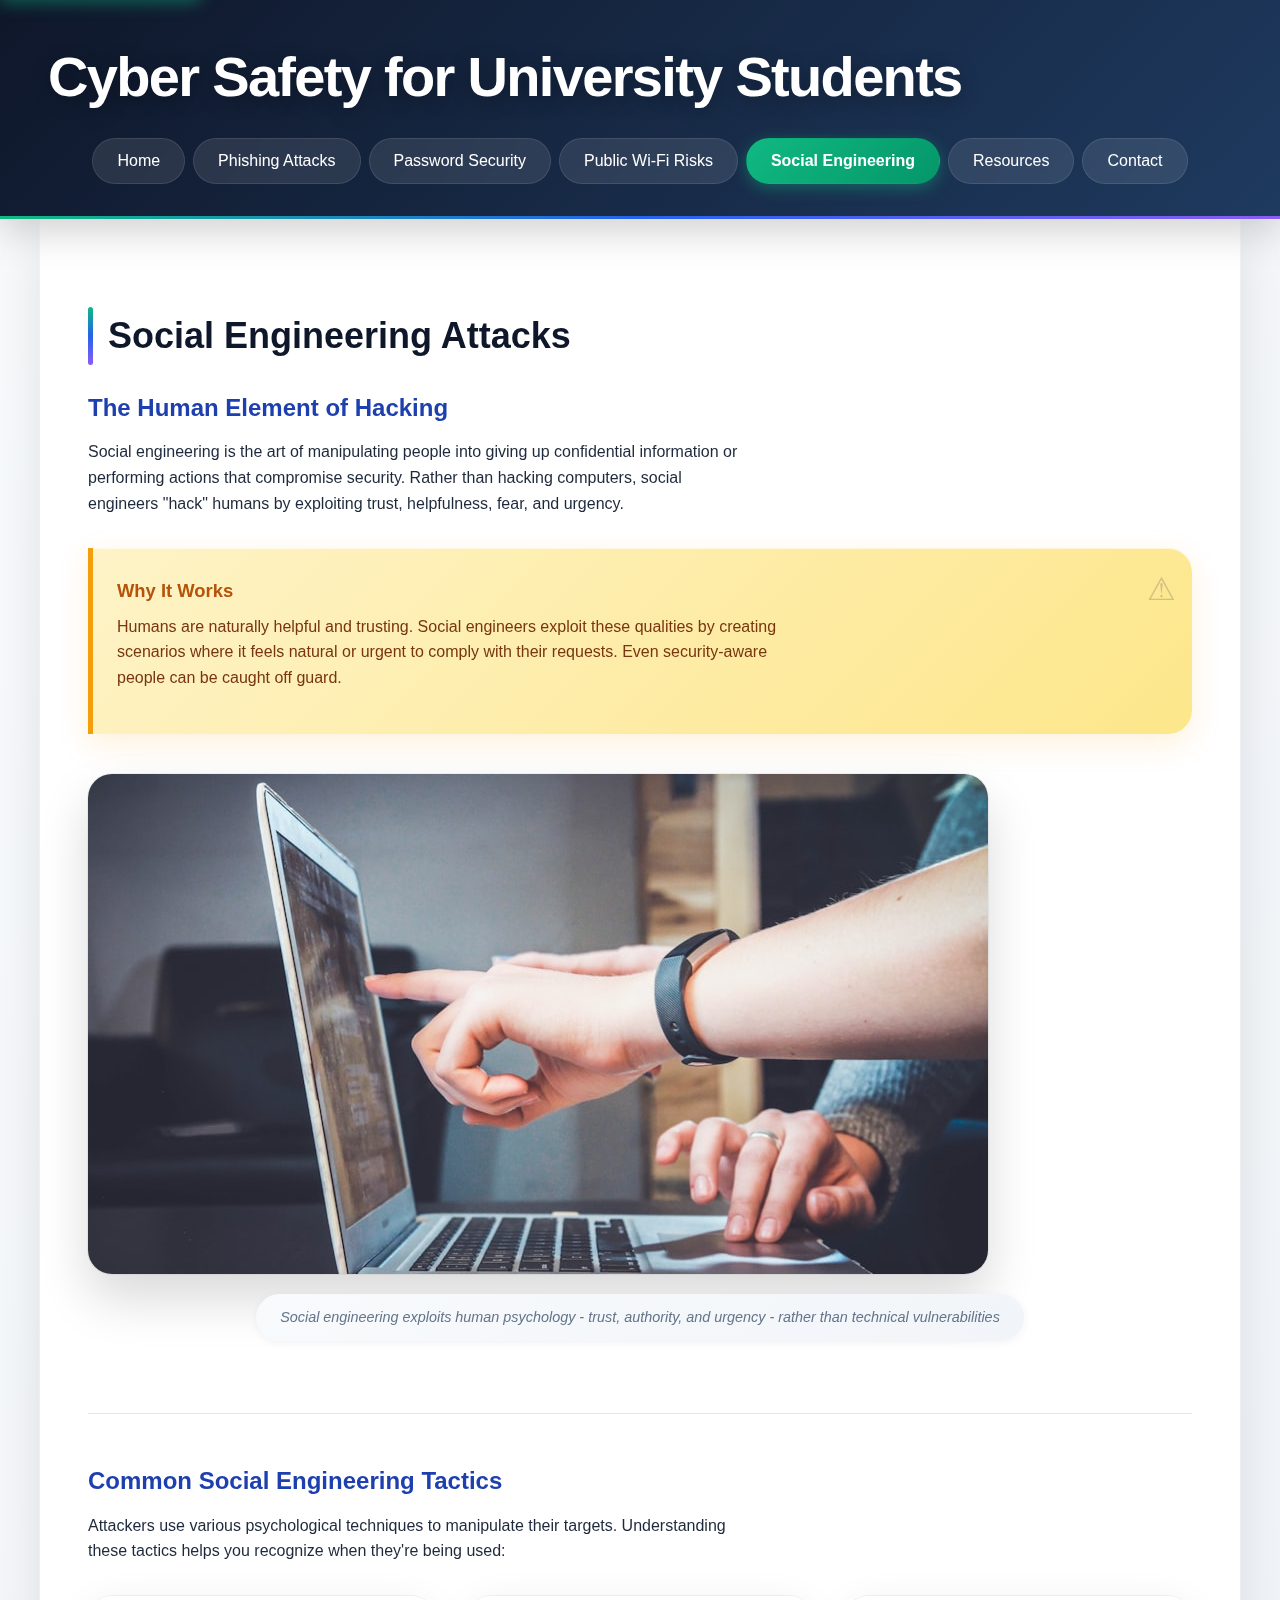
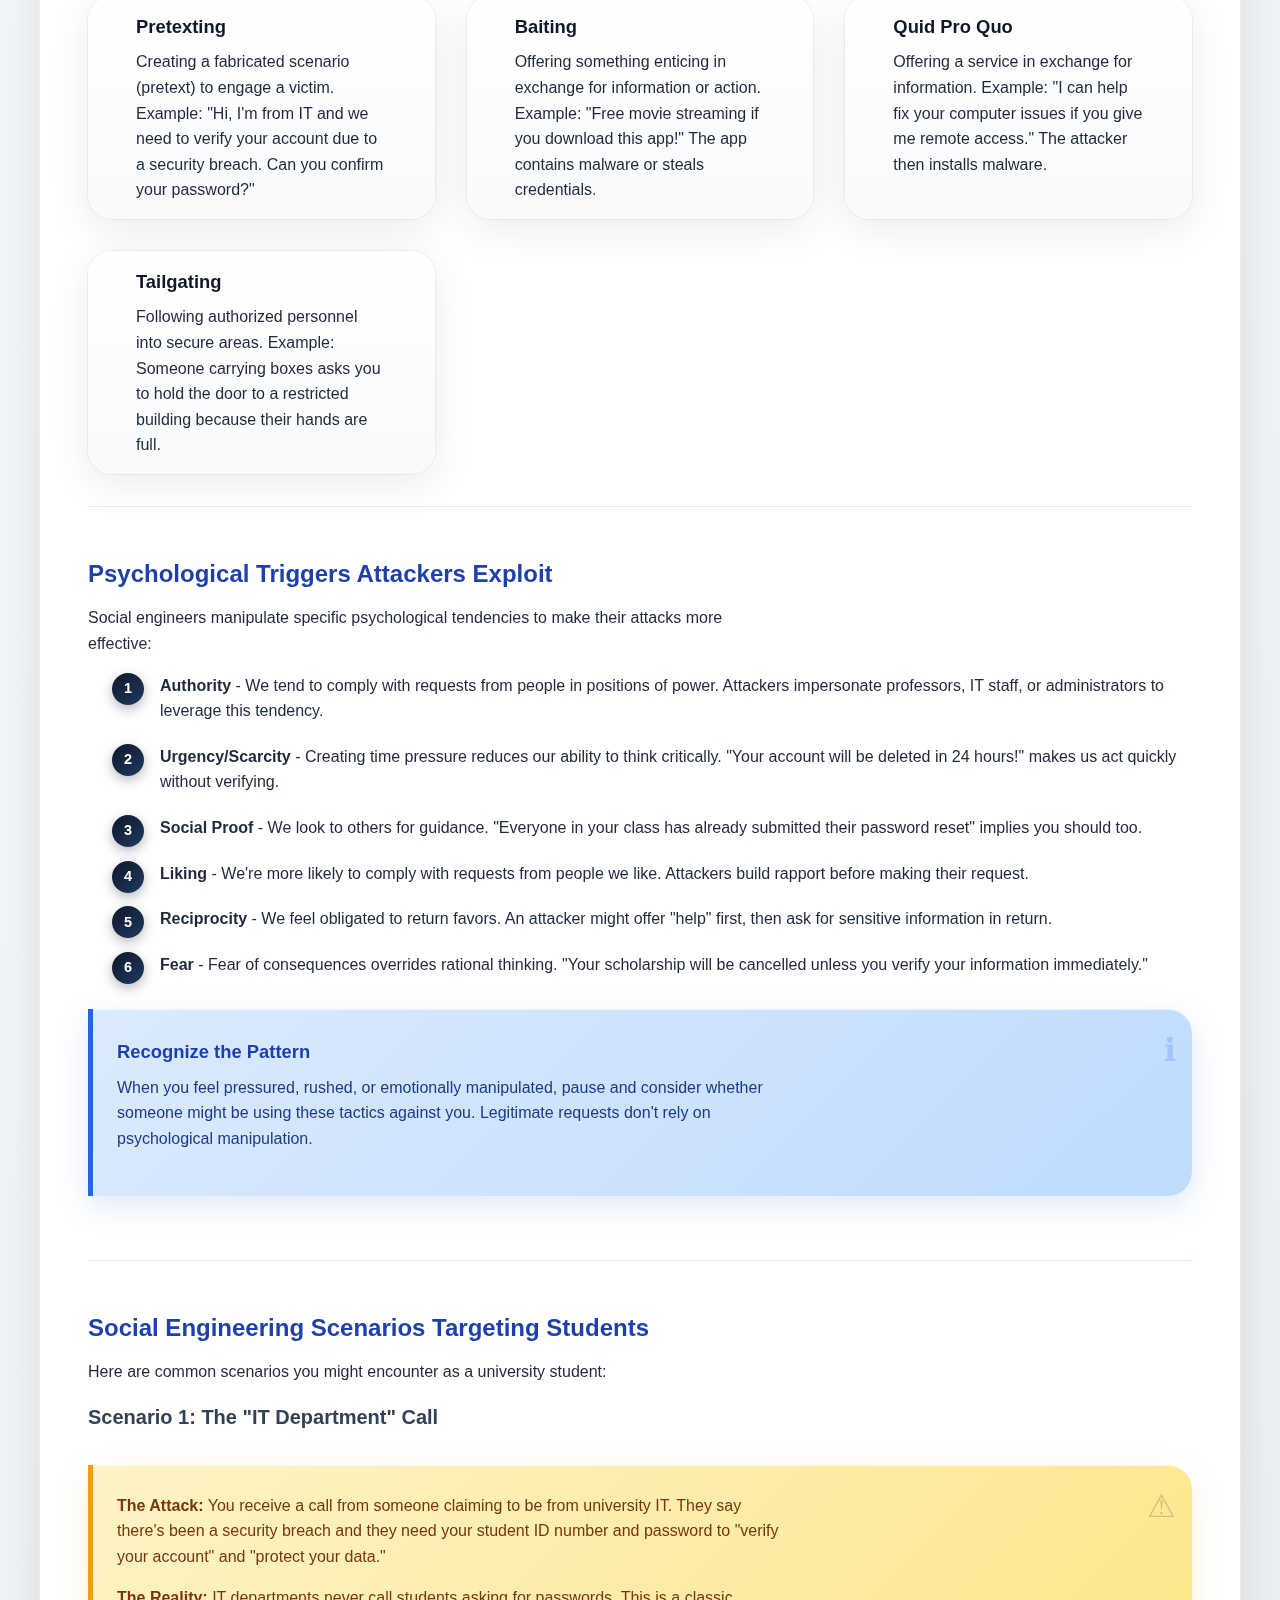
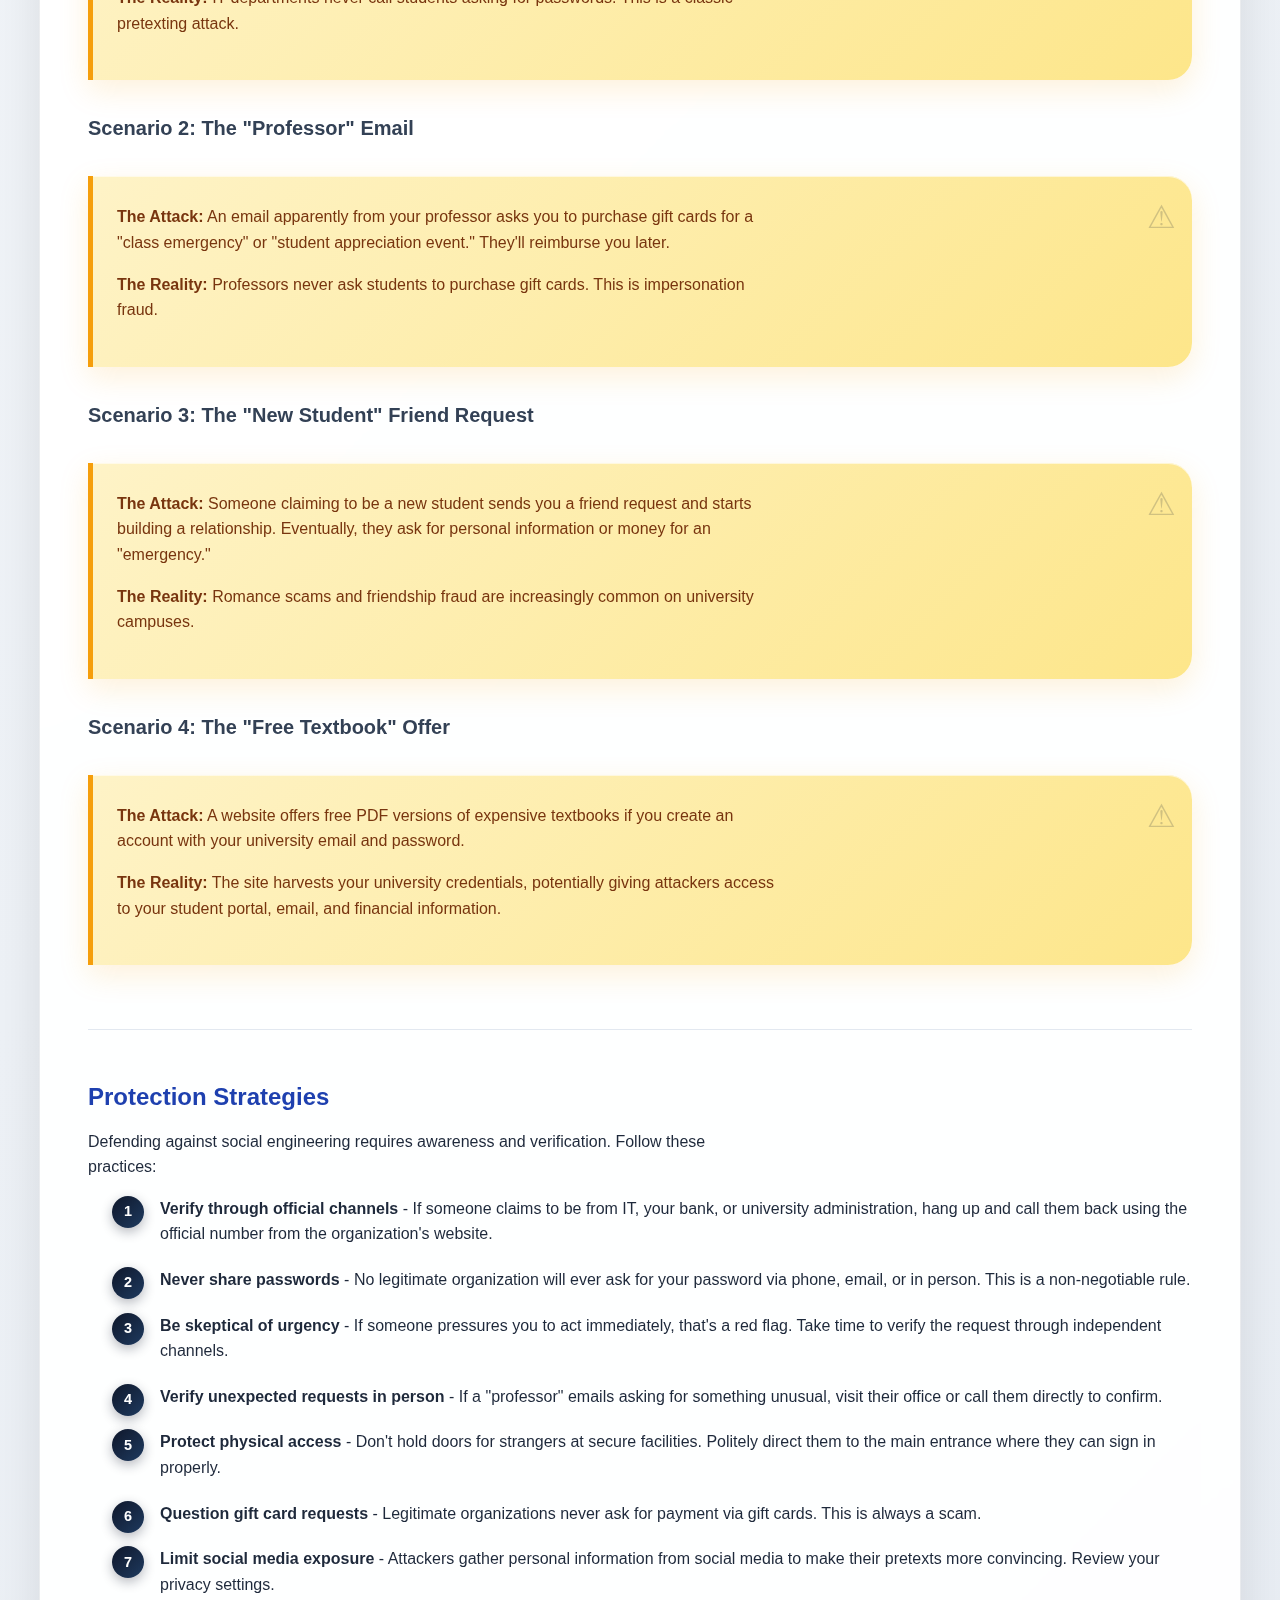
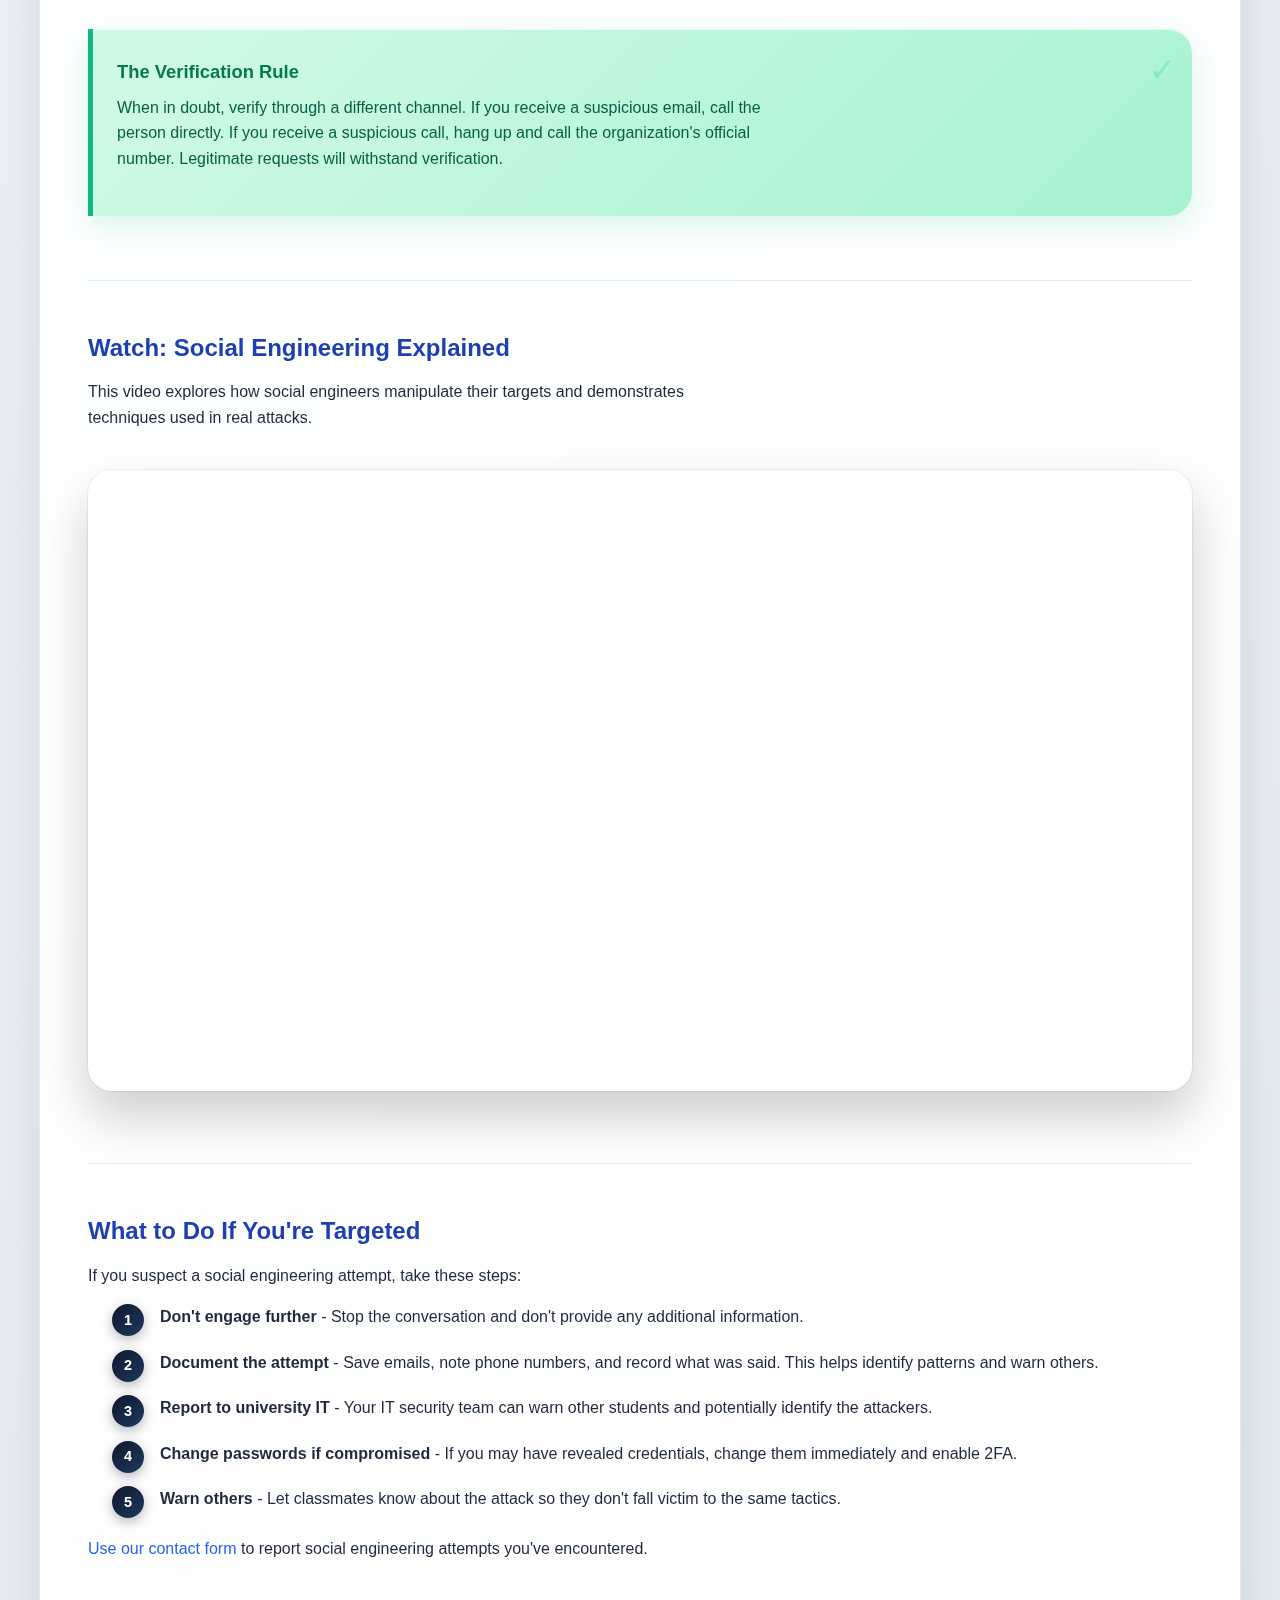
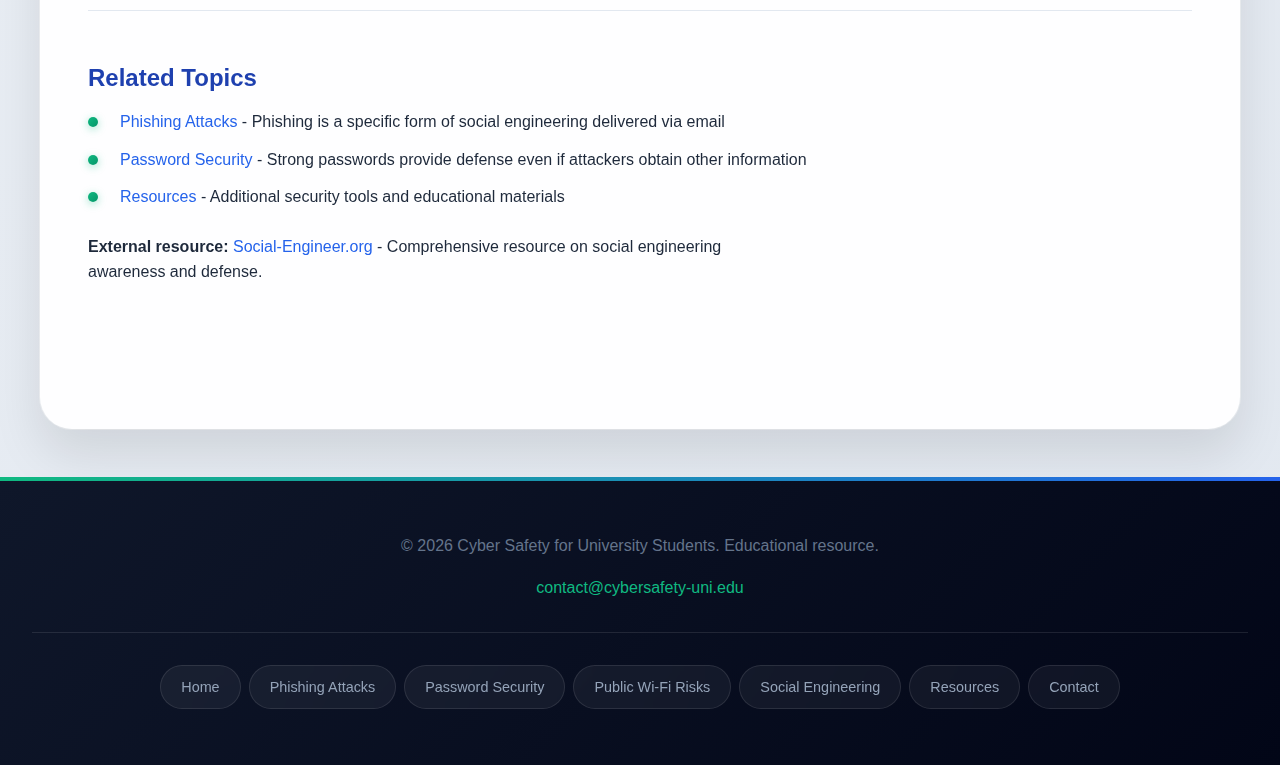
<file: social-engineering.html>
<!DOCTYPE html>
<!--
    Cyber Safety for University Students - Social Engineering
    Author: Deshan Weerasinghe
    Student ID: 10687014

    Page Purpose:
    Understanding psychological manipulation tactics used by attackers
    and how to recognize and defend against social engineering.

    Content Sections:
    1. Human Element of Hacking - Why social engineering works
    2. Common Tactics - Pretexting, Baiting, Quid Pro Quo, Tailgating
    3. Psychological Triggers - Six manipulation techniques explained
    4. Student Scenarios - Four realistic attack examples
    5. Protection Strategies - Seven defensive practices
    6. Educational Video - Visual explanation of social engineering
    7. Response Guide - What to do if targeted

    Research Sources:
    - Social-Engineer.org framework
    - SANS Institute security awareness materials
-->
<html lang="en">

<head>
    <!-- Character encoding for proper text rendering -->
    <meta charset="UTF-8">
    <meta name="viewport" content="width=device-width, initial-scale=1.0">
    <meta name="description" content="Learn about social engineering attacks targeting university students. Understand psychological manipulation tactics and how to protect yourself from pretexting and impersonation.">
    <meta name="keywords" content="social engineering, pretexting, impersonation scams, psychological manipulation, student security, cyber attacks">
    <meta name="author" content="Deshan Weerasinghe">
    <title>Social Engineering - Cyber Safety for University Students</title>
    <link rel="stylesheet" href="styles.css">
    <link rel="icon" href="favicon.svg" type="image/svg+xml">
</head>

<body>
    <a href="#main-content" class="skip-link">Skip to main content</a>

    <header>
        <h1>Cyber Safety for University Students</h1>

        <nav aria-label="Main navigation">
            <a href="index.html">Home</a>
            <a href="phishing.html">Phishing Attacks</a>
            <a href="passwords.html">Password Security</a>
            <a href="wifi.html">Public Wi-Fi Risks</a>
            <a href="social-engineering.html" class="current">Social Engineering</a>
            <a href="resources.html">Resources</a>
            <a href="contact.html">Contact</a>
        </nav>
    </header>

    <main id="main-content">
        <h2>Social Engineering Attacks</h2>

        <!-- Overview -->
        <section>
            <h3>The Human Element of Hacking</h3>

            <p>
                Social engineering is the art of manipulating people into giving up
                confidential information or performing actions that compromise security.
                Rather than hacking computers, social engineers "hack" humans by exploiting
                trust, helpfulness, fear, and urgency.
            </p>

            <div class="warning-box">
                <h4>Why It Works</h4>
                <p>
                    Humans are naturally helpful and trusting. Social engineers exploit these
                    qualities by creating scenarios where it feels natural or urgent to comply
                    with their requests. Even security-aware people can be caught off guard.
                </p>
            </div>

            <figure>
                <img src="images/social-hero.jpg"
                     alt="Person in hoodie at computer representing anonymous attacker using social engineering"
                     width="900"
                     height="500">
                <figcaption>
                    Social engineering exploits human psychology - trust, authority, and urgency -
                    rather than technical vulnerabilities
                </figcaption>
            </figure>
        </section>

        <!-- Common tactics -->
        <section>
            <h3>Common Social Engineering Tactics</h3>

            <p>
                Attackers use various psychological techniques to manipulate their targets.
                Understanding these tactics helps you recognize when they're being used:
            </p>

            <div class="card-grid">
                <article>
                    <h4>Pretexting</h4>
                    <p>
                        Creating a fabricated scenario (pretext) to engage a victim. Example:
                        "Hi, I'm from IT and we need to verify your account due to a security
                        breach. Can you confirm your password?"
                    </p>
                </article>

                <article>
                    <h4>Baiting</h4>
                    <p>
                        Offering something enticing in exchange for information or action.
                        Example: "Free movie streaming if you download this app!" The app
                        contains malware or steals credentials.
                    </p>
                </article>

                <article>
                    <h4>Quid Pro Quo</h4>
                    <p>
                        Offering a service in exchange for information. Example: "I can help
                        fix your computer issues if you give me remote access." The attacker
                        then installs malware.
                    </p>
                </article>

                <article>
                    <h4>Tailgating</h4>
                    <p>
                        Following authorized personnel into secure areas. Example: Someone
                        carrying boxes asks you to hold the door to a restricted building
                        because their hands are full.
                    </p>
                </article>
            </div>
        </section>

        <!-- Psychological triggers -->
        <section>
            <h3>Psychological Triggers Attackers Exploit</h3>

            <p>
                Social engineers manipulate specific psychological tendencies to make their
                attacks more effective:
            </p>

            <ol>
                <li>
                    <strong>Authority</strong> - We tend to comply with requests from people
                    in positions of power. Attackers impersonate professors, IT staff, or
                    administrators to leverage this tendency.
                </li>
                <li>
                    <strong>Urgency/Scarcity</strong> - Creating time pressure reduces our
                    ability to think critically. "Your account will be deleted in 24 hours!"
                    makes us act quickly without verifying.
                </li>
                <li>
                    <strong>Social Proof</strong> - We look to others for guidance. "Everyone
                    in your class has already submitted their password reset" implies you
                    should too.
                </li>
                <li>
                    <strong>Liking</strong> - We're more likely to comply with requests from
                    people we like. Attackers build rapport before making their request.
                </li>
                <li>
                    <strong>Reciprocity</strong> - We feel obligated to return favors. An
                    attacker might offer "help" first, then ask for sensitive information
                    in return.
                </li>
                <li>
                    <strong>Fear</strong> - Fear of consequences overrides rational thinking.
                    "Your scholarship will be cancelled unless you verify your information
                    immediately."
                </li>
            </ol>

            <div class="info-box">
                <h4>Recognize the Pattern</h4>
                <p>
                    When you feel pressured, rushed, or emotionally manipulated, pause and
                    consider whether someone might be using these tactics against you.
                    Legitimate requests don't rely on psychological manipulation.
                </p>
            </div>
        </section>

        <!-- Student scenarios -->
        <section>
            <h3>Social Engineering Scenarios Targeting Students</h3>

            <p>
                Here are common scenarios you might encounter as a university student:
            </p>

            <h4>Scenario 1: The "IT Department" Call</h4>
            <div class="warning-box">
                <p>
                    <strong>The Attack:</strong> You receive a call from someone claiming to
                    be from university IT. They say there's been a security breach and they
                    need your student ID number and password to "verify your account" and
                    "protect your data."
                </p>
                <p>
                    <strong>The Reality:</strong> IT departments never call students asking
                    for passwords. This is a classic pretexting attack.
                </p>
            </div>

            <h4>Scenario 2: The "Professor" Email</h4>
            <div class="warning-box">
                <p>
                    <strong>The Attack:</strong> An email apparently from your professor
                    asks you to purchase gift cards for a "class emergency" or "student
                    appreciation event." They'll reimburse you later.
                </p>
                <p>
                    <strong>The Reality:</strong> Professors never ask students to purchase
                    gift cards. This is impersonation fraud.
                </p>
            </div>

            <h4>Scenario 3: The "New Student" Friend Request</h4>
            <div class="warning-box">
                <p>
                    <strong>The Attack:</strong> Someone claiming to be a new student sends
                    you a friend request and starts building a relationship. Eventually,
                    they ask for personal information or money for an "emergency."
                </p>
                <p>
                    <strong>The Reality:</strong> Romance scams and friendship fraud are
                    increasingly common on university campuses.
                </p>
            </div>

            <h4>Scenario 4: The "Free Textbook" Offer</h4>
            <div class="warning-box">
                <p>
                    <strong>The Attack:</strong> A website offers free PDF versions of
                    expensive textbooks if you create an account with your university
                    email and password.
                </p>
                <p>
                    <strong>The Reality:</strong> The site harvests your university
                    credentials, potentially giving attackers access to your student
                    portal, email, and financial information.
                </p>
            </div>
        </section>

        <!-- Protection strategies -->
        <section>
            <h3>Protection Strategies</h3>

            <p>
                Defending against social engineering requires awareness and verification.
                Follow these practices:
            </p>

            <ol>
                <li>
                    <strong>Verify through official channels</strong> - If someone claims
                    to be from IT, your bank, or university administration, hang up and
                    call them back using the official number from the organization's website.
                </li>
                <li>
                    <strong>Never share passwords</strong> - No legitimate organization will
                    ever ask for your password via phone, email, or in person. This is a
                    non-negotiable rule.
                </li>
                <li>
                    <strong>Be skeptical of urgency</strong> - If someone pressures you to
                    act immediately, that's a red flag. Take time to verify the request
                    through independent channels.
                </li>
                <li>
                    <strong>Verify unexpected requests in person</strong> - If a "professor"
                    emails asking for something unusual, visit their office or call them
                    directly to confirm.
                </li>
                <li>
                    <strong>Protect physical access</strong> - Don't hold doors for strangers
                    at secure facilities. Politely direct them to the main entrance where
                    they can sign in properly.
                </li>
                <li>
                    <strong>Question gift card requests</strong> - Legitimate organizations
                    never ask for payment via gift cards. This is always a scam.
                </li>
                <li>
                    <strong>Limit social media exposure</strong> - Attackers gather personal
                    information from social media to make their pretexts more convincing.
                    Review your privacy settings.
                </li>
            </ol>

            <div class="success-box">
                <h4>The Verification Rule</h4>
                <p>
                    When in doubt, verify through a different channel. If you receive a
                    suspicious email, call the person directly. If you receive a suspicious
                    call, hang up and call the organization's official number. Legitimate
                    requests will withstand verification.
                </p>
            </div>
        </section>

        <!-- Video -->
        <section>
            <h3>Watch: Social Engineering Explained</h3>

            <p>
                This video explores how social engineers manipulate their targets and
                demonstrates techniques used in real attacks.
            </p>

            <div class="video-container">
                <iframe
                    src="https://www.youtube.com/embed/lc7scxvKQOo?rel=0&modestbranding=1&playsinline=1"
                    title="Social Engineering Attack Techniques and How to Defend Against Them"
                    allow="accelerometer; autoplay; clipboard-write; encrypted-media; gyroscope; picture-in-picture; web-share"
                    allowfullscreen
                    frameborder="0">
                </iframe>
            </div>
        </section>

        <!-- Reporting -->
        <section>
            <h3>What to Do If You're Targeted</h3>

            <p>
                If you suspect a social engineering attempt, take these steps:
            </p>

            <ol>
                <li>
                    <strong>Don't engage further</strong> - Stop the conversation and don't
                    provide any additional information.
                </li>
                <li>
                    <strong>Document the attempt</strong> - Save emails, note phone numbers,
                    and record what was said. This helps identify patterns and warn others.
                </li>
                <li>
                    <strong>Report to university IT</strong> - Your IT security team can
                    warn other students and potentially identify the attackers.
                </li>
                <li>
                    <strong>Change passwords if compromised</strong> - If you may have
                    revealed credentials, change them immediately and enable 2FA.
                </li>
                <li>
                    <strong>Warn others</strong> - Let classmates know about the attack so
                    they don't fall victim to the same tactics.
                </li>
            </ol>

            <p>
                <a href="contact.html">Use our contact form</a> to report social engineering
                attempts you've encountered.
            </p>
        </section>

        <!-- Related topics -->
        <section>
            <h3>Related Topics</h3>

            <ul>
                <li>
                    <a href="phishing.html">Phishing Attacks</a> - Phishing is a specific
                    form of social engineering delivered via email
                </li>
                <li>
                    <a href="passwords.html">Password Security</a> - Strong passwords provide
                    defense even if attackers obtain other information
                </li>
                <li>
                    <a href="resources.html">Resources</a> - Additional security tools
                    and educational materials
                </li>
            </ul>

            <p>
                <strong>External resource:</strong>
                <a href="https://www.social-engineer.org" target="_blank" rel="noopener">
                    Social-Engineer.org
                </a> - Comprehensive resource on social engineering awareness and defense.
            </p>
        </section>

    </main>

    <footer>
        <p>&copy; 2026 Cyber Safety for University Students. Educational resource.</p>
        <p><a href="mailto:contact@cybersafety-uni.edu">contact@cybersafety-uni.edu</a></p>

        <nav aria-label="Footer navigation">
            <a href="index.html">Home</a>
            <a href="phishing.html">Phishing Attacks</a>
            <a href="passwords.html">Password Security</a>
            <a href="wifi.html">Public Wi-Fi Risks</a>
            <a href="social-engineering.html">Social Engineering</a>
            <a href="resources.html">Resources</a>
            <a href="contact.html">Contact</a>
        </nav>
    </footer>

</body>
</html>
</file>
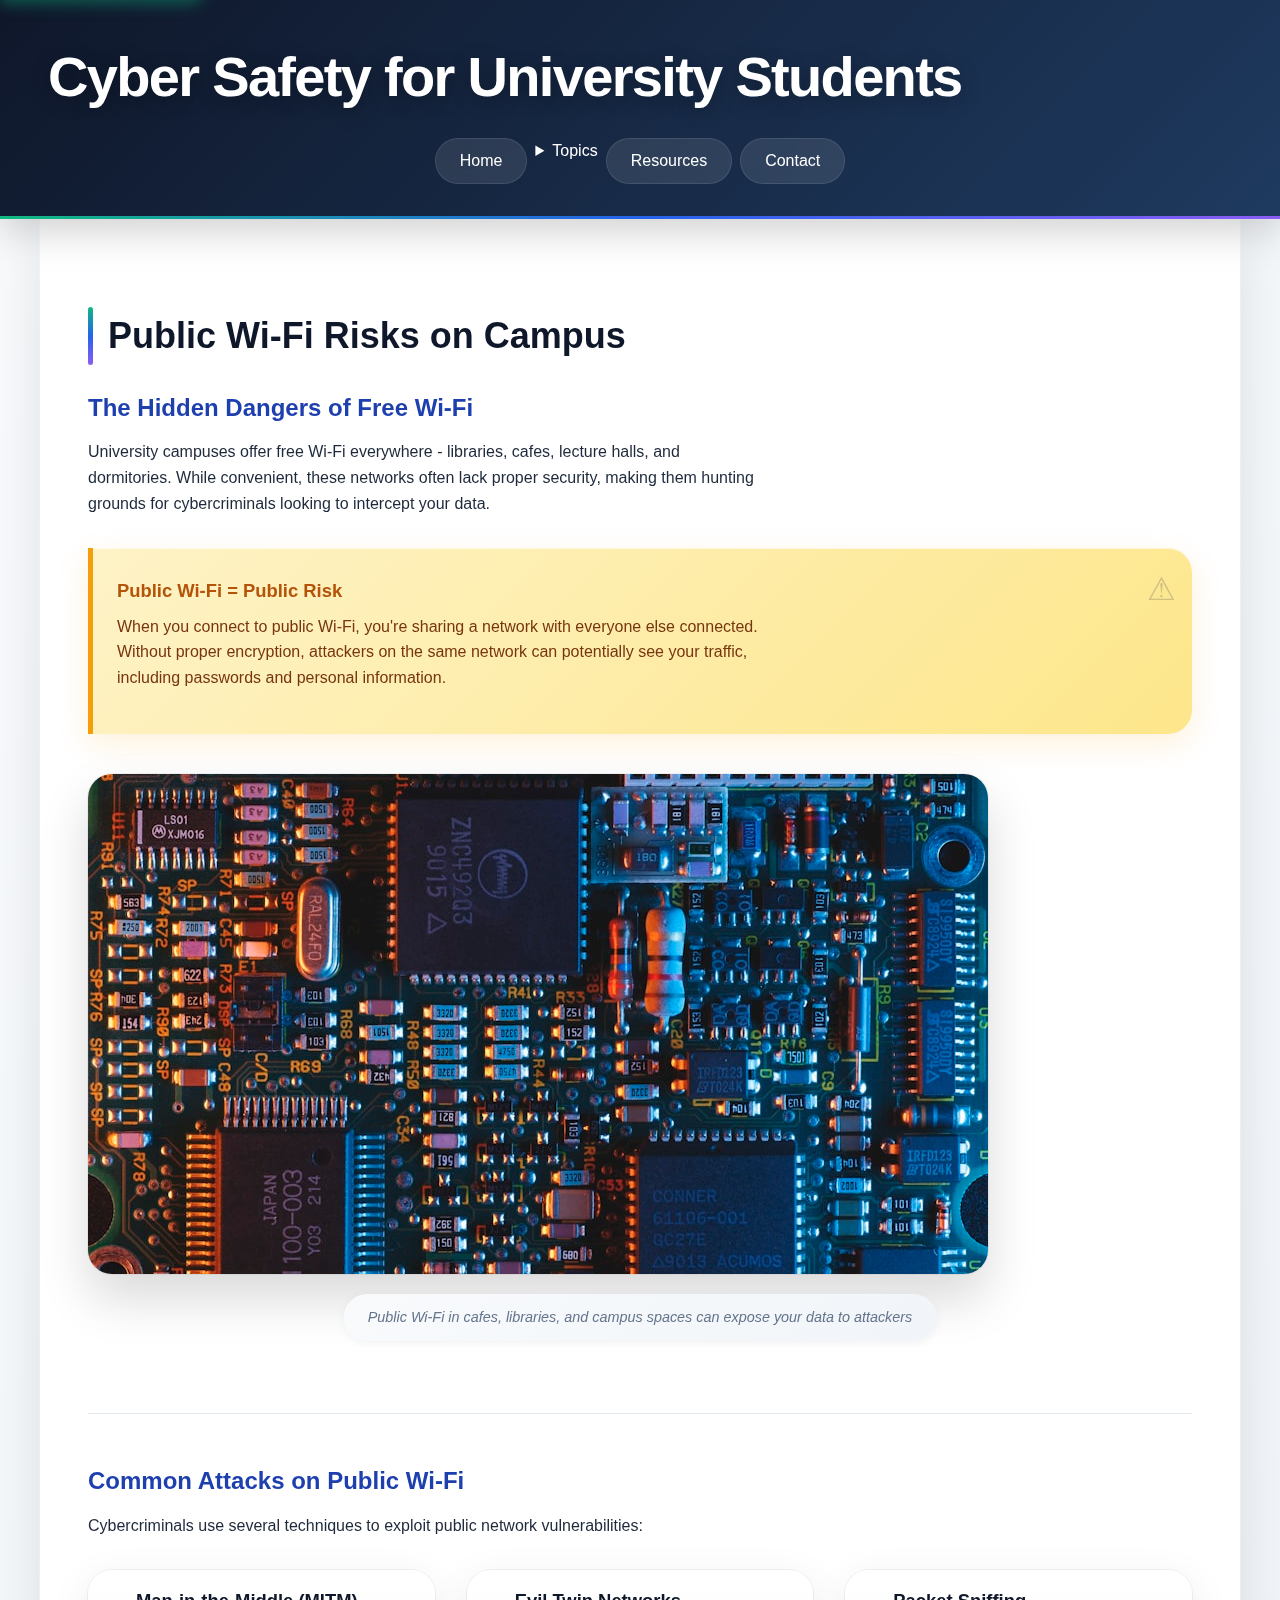
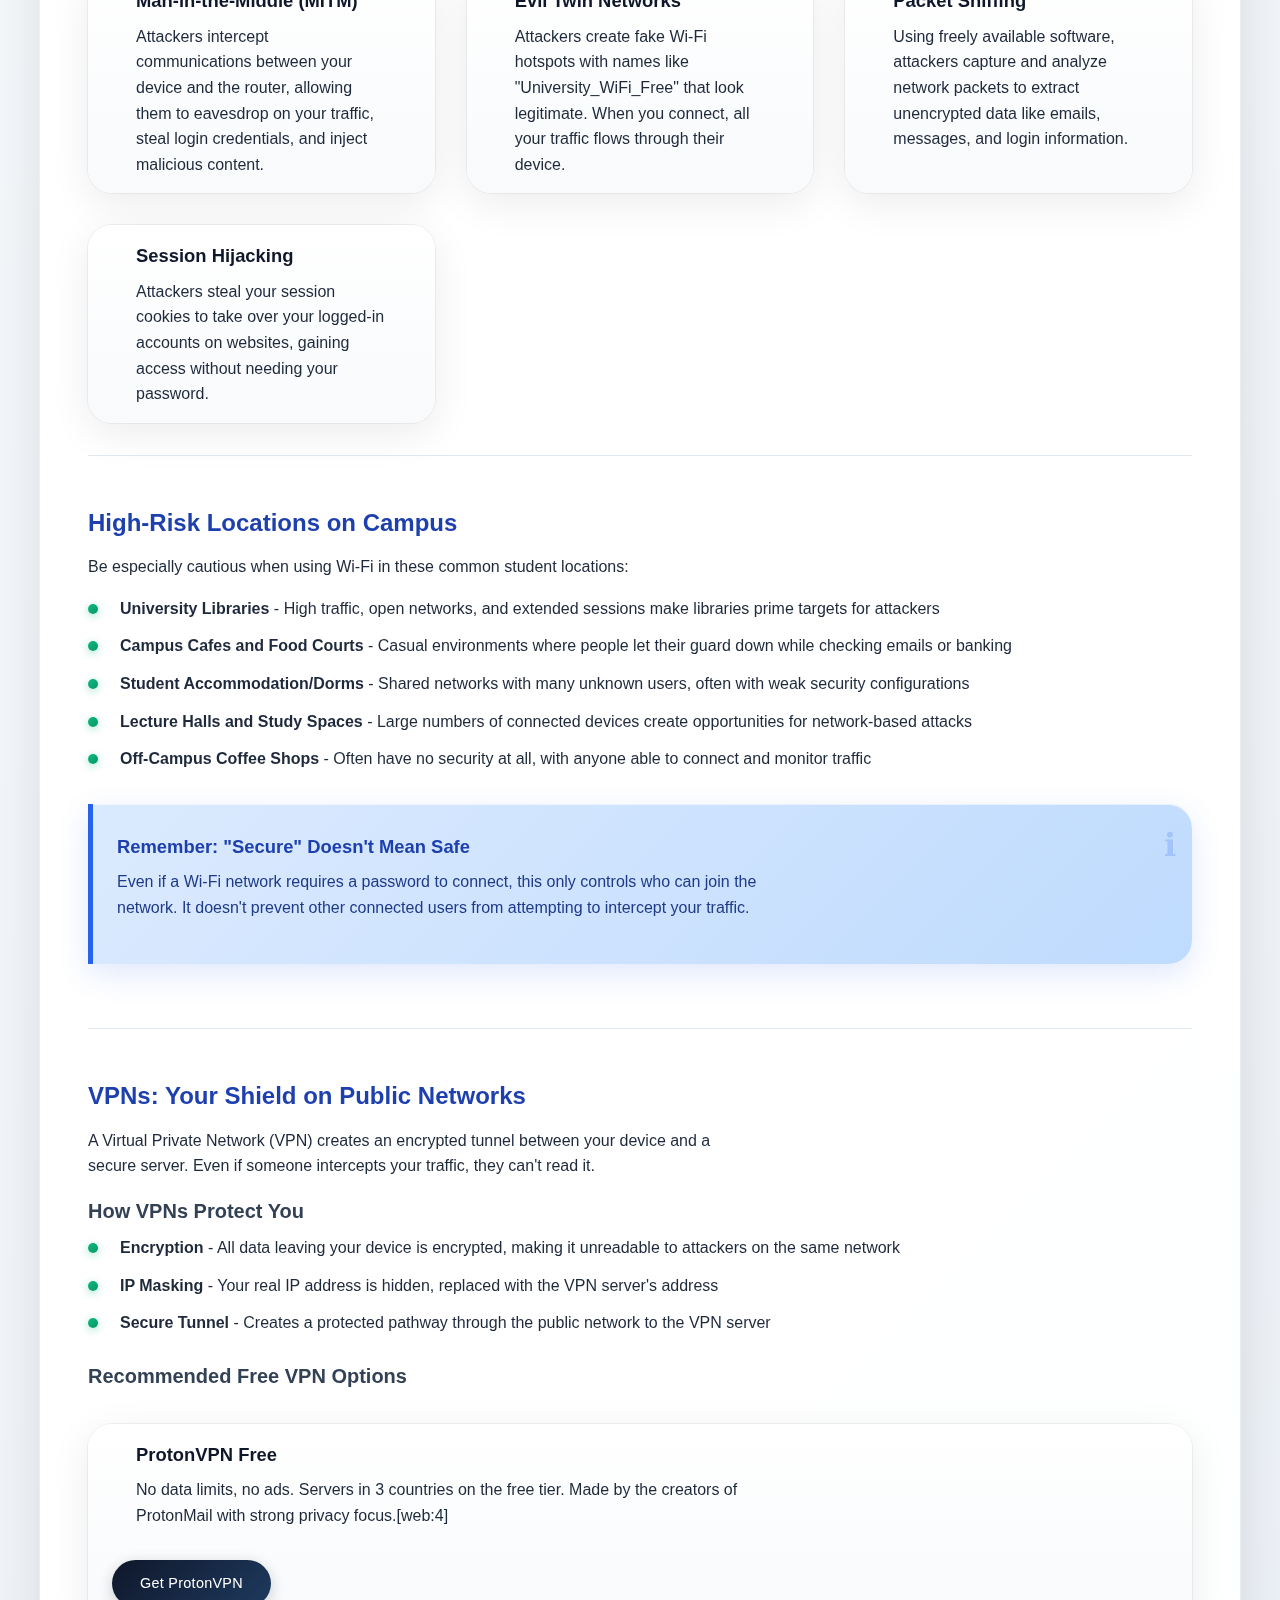
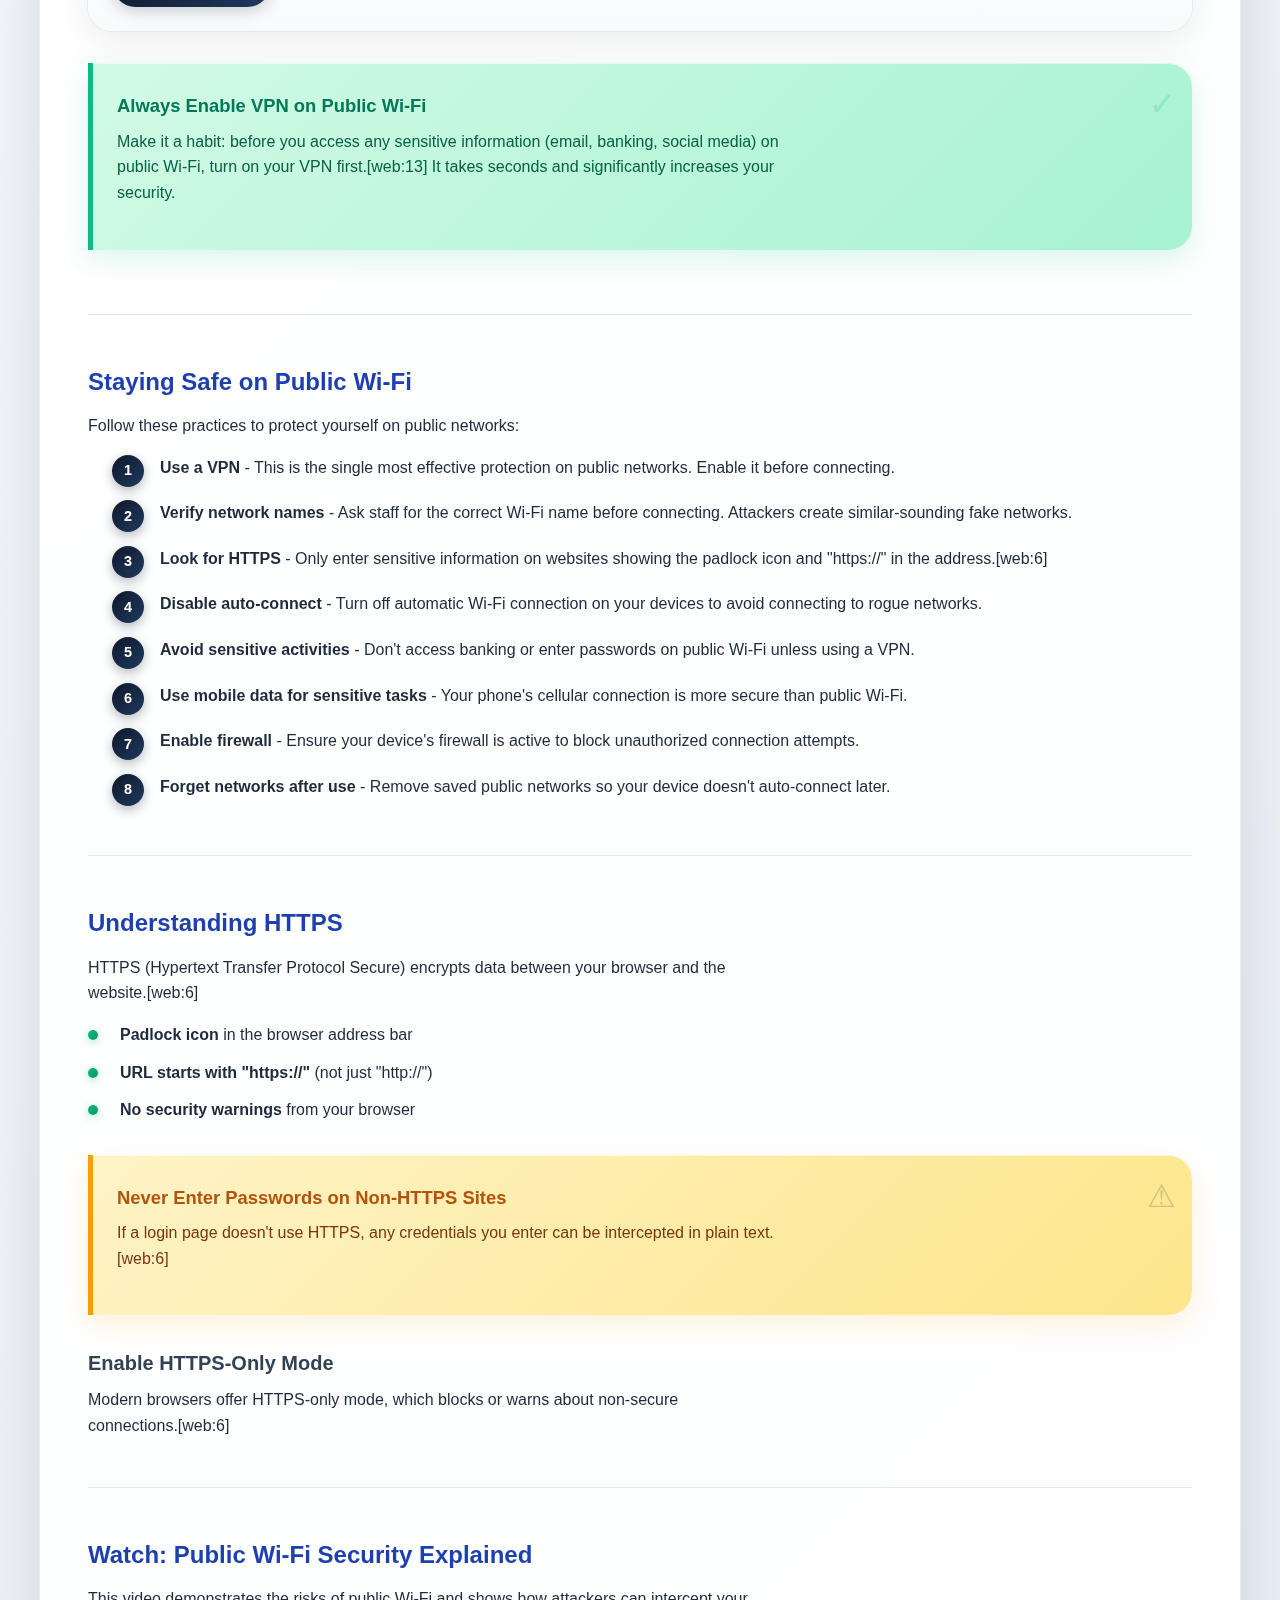
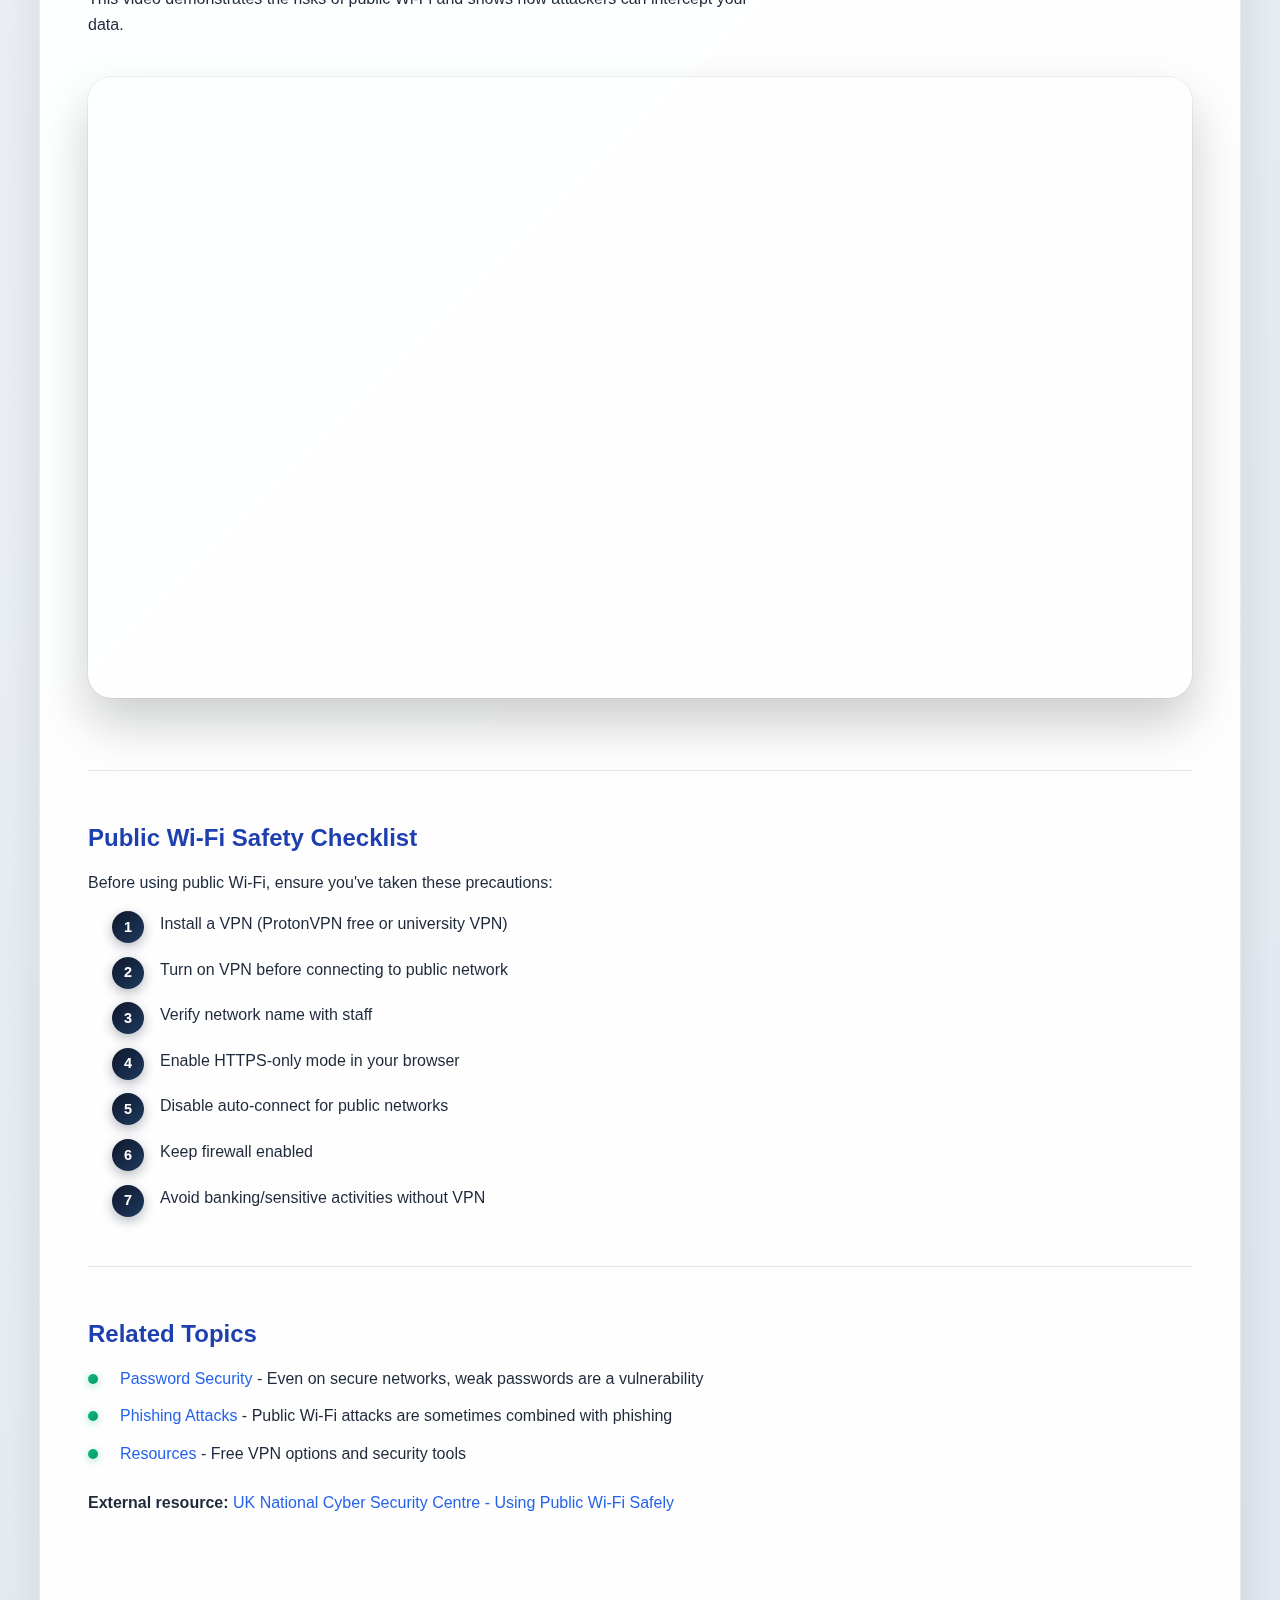
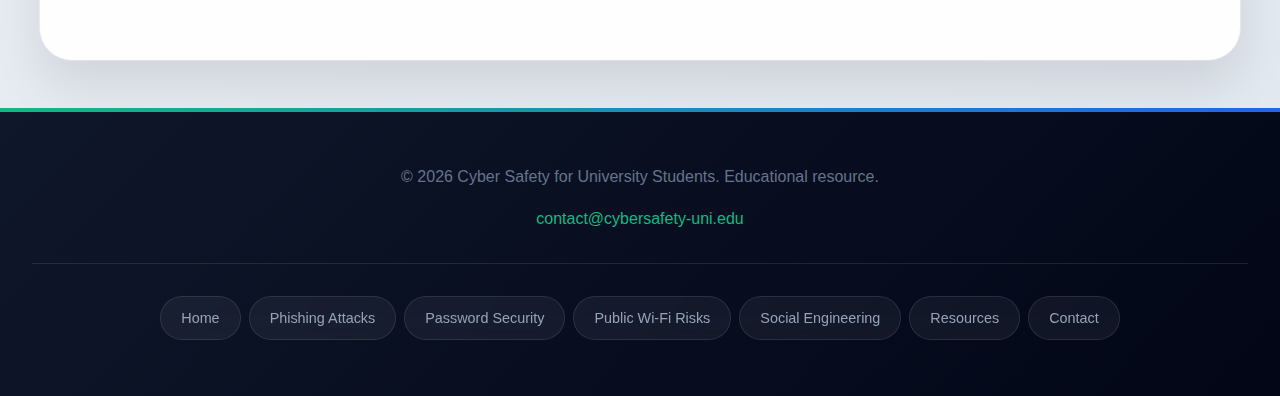
<file: wifi.html>
<!--
    	Cyber Safety for University Students - Contact
        Author: Deshan Weerasinghe
        Student ID: 10687014
-->




<!DOCTYPE html>

<!--
    Page Purpose:
    Educational content about risks of using public Wi-Fi networks
    on campus and protection strategies using VPNs.

    Content Sections:

    1. Hidden Dangers - Overview of public network vulnerabilities
    2. Common Attacks - MITM, Evil Twin, Packet Sniffing, Session Hijacking
    3. High-Risk Locations - Campus areas requiring extra caution
    4. VPN Protection - How VPNs work and recommended free options
    5. Safe Browsing Practices - Eight protection strategies
    6. HTTPS Understanding - Browser security indicators
    7. Educational Video - Visual demonstration of Wi-Fi risks
    8. Safety Checklist - Pre-connection security steps

    Research Sources:
    - UK NCSC public Wi-Fi guidance
    - ProtonVPN security documentation
-->
<html lang="en">
<head>
    <meta charset="UTF-8">
    <meta name="viewport" content="width=device-width, initial-scale=1.0">
    <meta name="description" content="Learn about public Wi-Fi security risks on campus. Understand man-in-the-middle attacks and how to protect your data with VPNs and safe browsing practices.">
    <meta name="keywords" content="public WiFi security, campus WiFi, man-in-the-middle attack, VPN, secure browsing, network security">
    <meta name="author" content="Deshan Weerasinghe">
    <title>Public Wi-Fi Risks - Cyber Safety for University Students</title>
    <link rel="stylesheet" href="styles.css">
    <link rel="icon" href="favicon.svg" type="image/svg+xml">
</head>

<body>
    <a href="#main-content" class="skip-link">Skip to main content</a>

    <header>
        <h1>Cyber Safety for University Students</h1>

        <nav aria-label="Main navigation">
            <a href="index.html">Home</a>
            <details class="topic-select">
                <summary>Topics</summary>
                <div class="topic-options" role="list">
                    <a href="phishing.html">Phishing Attacks</a>
                    <a href="passwords.html">Password Security</a>
                    <a href="wifi.html" class="current">Public Wi-Fi Risks</a>
                    <a href="social-engineering.html">Social Engineering</a>
                </div>
            </details>
            <a href="resources.html">Resources</a>
            <a href="contact.html">Contact</a>
        </nav>
    </header>

    <main id="main-content">
        <h2>Public Wi-Fi Risks on Campus</h2>

        <!-- Overview -->
        <section>
            <h3>The Hidden Dangers of Free Wi-Fi</h3>

            <p>
                University campuses offer free Wi-Fi everywhere - libraries, cafes, lecture
                halls, and dormitories. While convenient, these networks often lack proper
                security, making them hunting grounds for cybercriminals looking to intercept
                your data.
            </p>

            <div class="warning-box">
                <h4>Public Wi-Fi = Public Risk</h4>
                <p>
                    When you connect to public Wi-Fi, you're sharing a network with everyone
                    else connected. Without proper encryption, attackers on the same network
                    can potentially see your traffic, including passwords and personal
                    information.
                </p>
            </div>

            <figure>
                <img src="images/wifi-hero.jpg"
                     alt="Coffee shop interior with people using laptops on public WiFi network"
                     width="900"
                     height="500">
                <figcaption>
                    Public Wi-Fi in cafes, libraries, and campus spaces can expose your data to attackers
                </figcaption>
            </figure>
        </section>

        <!-- Common attacks -->
        <section>
            <h3>Common Attacks on Public Wi-Fi</h3>

            <p>
                Cybercriminals use several techniques to exploit public network vulnerabilities:
            </p>

            <div class="card-grid">
                <article>
                    <h4>Man-in-the-Middle (MITM)</h4>
                    <p>
                        Attackers intercept communications between your device and the
                        router, allowing them to eavesdrop on your traffic, steal login
                        credentials, and inject malicious content.
                    </p>
                </article>

                <article>
                    <h4>Evil Twin Networks</h4>
                    <p>
                        Attackers create fake Wi-Fi hotspots with names like "University_WiFi_Free"
                        that look legitimate. When you connect, all your traffic flows
                        through their device.
                    </p>
                </article>

                <article>
                    <h4>Packet Sniffing</h4>
                    <p>
                        Using freely available software, attackers capture and analyze
                        network packets to extract unencrypted data like emails, messages,
                        and login information.
                    </p>
                </article>

                <article>
                    <h4>Session Hijacking</h4>
                    <p>
                        Attackers steal your session cookies to take over your logged-in
                        accounts on websites, gaining access without needing your password.
                    </p>
                </article>
            </div>
        </section>

        <!-- High-risk locations -->
        <section>
            <h3>High-Risk Locations on Campus</h3>

            <p>
                Be especially cautious when using Wi-Fi in these common student locations:
            </p>

            <ul>
                <li>
                    <strong>University Libraries</strong> - High traffic, open networks,
                    and extended sessions make libraries prime targets for attackers
                </li>
                <li>
                    <strong>Campus Cafes and Food Courts</strong> - Casual environments
                    where people let their guard down while checking emails or banking
                </li>
                <li>
                    <strong>Student Accommodation/Dorms</strong> - Shared networks with
                    many unknown users, often with weak security configurations
                </li>
                <li>
                    <strong>Lecture Halls and Study Spaces</strong> - Large numbers of
                    connected devices create opportunities for network-based attacks
                </li>
                <li>
                    <strong>Off-Campus Coffee Shops</strong> - Often have no security
                    at all, with anyone able to connect and monitor traffic
                </li>
            </ul>

            <div class="info-box">
                <h4>Remember: "Secure" Doesn't Mean Safe</h4>
                <p>
                    Even if a Wi-Fi network requires a password to connect, this only
                    controls who can join the network. It doesn't prevent other connected
                    users from attempting to intercept your traffic.
                </p>
            </div>
        </section>

        <!-- VPNs -->
        <section>
            <h3>VPNs: Your Shield on Public Networks</h3>

            <p>
                A Virtual Private Network (VPN) creates an encrypted tunnel between your
                device and a secure server. Even if someone intercepts your traffic, they
                can't read it.
            </p>

            <h4>How VPNs Protect You</h4>
            <ul>
                <li>
                    <strong>Encryption</strong> - All data leaving your device is encrypted,
                    making it unreadable to attackers on the same network
                </li>
                <li>
                    <strong>IP Masking</strong> - Your real IP address is hidden, replaced
                    with the VPN server's address
                </li>
                <li>
                    <strong>Secure Tunnel</strong> - Creates a protected pathway through
                    the public network to the VPN server
                </li>
            </ul>

            <h4>Recommended Free VPN Options</h4>

            <div class="card-grid">
                <article>
                    <h4>ProtonVPN Free</h4>
                    <p>
                        No data limits, no ads. Servers in 3 countries on the free tier.
                        Made by the creators of ProtonMail with strong privacy focus.[web:4]
                    </p>
                    <a href="https://protonvpn.com" target="_blank" rel="noopener">
                        Get ProtonVPN
                    </a>
                </article>

            </div>

            <div class="success-box">
                <h4>Always Enable VPN on Public Wi-Fi</h4>
                <p>
                    Make it a habit: before you access any sensitive information (email,
                    banking, social media) on public Wi-Fi, turn on your VPN first.[web:13]
                    It takes seconds and significantly increases your security.
                </p>
            </div>
        </section>

        <!-- Protection strategies -->
        <section>
            <h3>Staying Safe on Public Wi-Fi</h3>

            <p>
                Follow these practices to protect yourself on public networks:
            </p>

            <ol>
                <li>
                    <strong>Use a VPN</strong> - This is the single most effective
                    protection on public networks. Enable it before connecting.
                </li>
                <li>
                    <strong>Verify network names</strong> - Ask staff for the correct
                    Wi-Fi name before connecting. Attackers create similar-sounding
                    fake networks.
                </li>
                <li>
                    <strong>Look for HTTPS</strong> - Only enter sensitive information
                    on websites showing the padlock icon and "https://" in the address.[web:6]
                </li>
                <li>
                    <strong>Disable auto-connect</strong> - Turn off automatic Wi-Fi
                    connection on your devices to avoid connecting to rogue networks.
                </li>
                <li>
                    <strong>Avoid sensitive activities</strong> - Don't access banking
                    or enter passwords on public Wi-Fi unless using a VPN.
                </li>
                <li>
                    <strong>Use mobile data for sensitive tasks</strong> - Your phone's
                    cellular connection is more secure than public Wi-Fi.
                </li>
                <li>
                    <strong>Enable firewall</strong> - Ensure your device's firewall is
                    active to block unauthorized connection attempts.
                </li>
                <li>
                    <strong>Forget networks after use</strong> - Remove saved public
                    networks so your device doesn't auto-connect later.
                </li>
            </ol>
        </section>

        <!-- HTTPS -->
        <section>
            <h3>Understanding HTTPS</h3>

            <p>
                HTTPS (Hypertext Transfer Protocol Secure) encrypts data between your
                browser and the website.[web:6]
            </p>

            <ul>
                <li>
                    <strong>Padlock icon</strong> in the browser address bar
                </li>
                <li>
                    <strong>URL starts with "https://"</strong> (not just "http://")
                </li>
                <li>
                    <strong>No security warnings</strong> from your browser
                </li>
            </ul>

            <div class="warning-box">
                <h4>Never Enter Passwords on Non-HTTPS Sites</h4>
                <p>
                    If a login page doesn't use HTTPS, any credentials you enter can
                    be intercepted in plain text.[web:6]
                </p>
            </div>

            <h4>Enable HTTPS-Only Mode</h4>
            <p>
                Modern browsers offer HTTPS-only mode, which blocks or warns about
                non-secure connections.[web:6]
            </p>
        </section>

        <!-- Video -->
        <section>
            <h3>Watch: Public Wi-Fi Security Explained</h3>

            <p>
                This video demonstrates the risks of public Wi-Fi and shows how attackers
                can intercept your data.
            </p>

            <div class="video-container">
                <iframe
                    class="video-frame"
                    src="https://youtube.com/embed/XcghUy-8VRA?rel=0&modestbranding=1&playsinline=1"
                    title="Public Wi-Fi Security Risks and How to Stay Safe"
                    allow="accelerometer; autoplay; clipboard-write; encrypted-media; gyroscope; picture-in-picture; web-share"
                    allowfullscreen>
                </iframe>
            </div>
        </section>

        <!-- Checklist -->
        <section>
            <h3>Public Wi-Fi Safety Checklist</h3>

            <p>Before using public Wi-Fi, ensure you've taken these precautions:</p>

            <ol>
                <li>Install a VPN (ProtonVPN free or university VPN)</li>
                <li>Turn on VPN before connecting to public network</li>
                <li>Verify network name with staff</li>
                <li>Enable HTTPS-only mode in your browser</li>
                <li>Disable auto-connect for public networks</li>
                <li>Keep firewall enabled</li>
                <li>Avoid banking/sensitive activities without VPN</li>
            </ol>
        </section>

        <!-- Related topics -->
        <section>
            <h3>Related Topics</h3>

            <ul>
                <li>
                    <a href="passwords.html">Password Security</a> - Even on secure
                    networks, weak passwords are a vulnerability
                </li>
                <li>
                    <a href="phishing.html">Phishing Attacks</a> - Public Wi-Fi attacks
                    are sometimes combined with phishing
                </li>
                <li>
                    <a href="resources.html">Resources</a> - Free VPN options and
                    security tools
                </li>
            </ul>

            <p>
                <strong>External resource:</strong>
                <a href="https://www.ncsc.gov.uk/guidance/using-public-wifi" target="_blank" rel="noopener">
                    UK National Cyber Security Centre - Using Public Wi-Fi Safely
                </a>
            </p>
        </section>

    </main>

    <footer>
        <p>&copy; 2026 Cyber Safety for University Students. Educational resource.</p>
        <p><a href="mailto:contact@cybersafety-uni.edu">contact@cybersafety-uni.edu</a></p>

        <nav aria-label="Footer navigation">
            <a href="index.html">Home</a>
            <a href="phishing.html">Phishing Attacks</a>
            <a href="passwords.html">Password Security</a>
            <a href="wifi.html">Public Wi-Fi Risks</a>
            <a href="social-engineering.html">Social Engineering</a>
            <a href="resources.html">Resources</a>
            <a href="contact.html">Contact</a>
        </nav>
    </footer>

</body>
</html>
</file>
<file: styles.css>
/*
    Cyber Safety for University Students - Main Stylesheet
    Author: Deshan Weerasinghe
    Student ID: 10687014

    Design Philosophy:
    This stylesheet implements a modern, accessible design system focused on
    cybersecurity education. The visual language uses color psychology to
    reinforce security concepts - navy for trust, emerald for safety actions,
    and amber for warnings.

    Color Palette (researched for accessibility - WCAG 2.1 AA compliant):
    - Primary: Deep Navy (#0f172a) - Trust, professionalism, security
    - Secondary: Royal Blue (#2563eb) - Technology, reliability
    - Accent: Emerald (#10b981) - Success, safe actions, positive feedback
    - Warning: Amber (#f59e0b) - Caution, attention required
    - Danger: Rose (#f43f5e) - Threats, critical warnings

    Typography:
    Using system font stack for optimal performance and native feel across
    platforms. Line height 1.6 based on readability research for body text.

    Layout Strategy:
    Mobile-first responsive design with breakpoints at 480px, 768px, and 1024px.
    Max content width 1200px maintains optimal reading line length (45-75 chars).

    Animation Approach:
    CSS animations enhance UX without JavaScript dependency. All animations
    respect prefers-reduced-motion for accessibility. Timing functions use
    cubic-bezier for natural, physics-based movement.
*/


/* ==================== CSS Reset ====================
   Modern CSS reset based on Josh Comeau's approach.
   Removes browser inconsistencies while preserving useful defaults.
   Reference: https://www.joshwcomeau.com/css/custom-css-reset/
*/

*,
*::before,
*::after {
    box-sizing: border-box;
}

* {
    margin: 0;
    padding: 0;
}

html {
    scroll-behavior: smooth;
}

body {
    font-family: -apple-system, BlinkMacSystemFont, 'Segoe UI', Roboto,
                 Oxygen, Ubuntu, Cantarell, sans-serif;
    line-height: 1.6;
    color: #1e293b;
    background: linear-gradient(135deg, #f8fafc 0%, #e2e8f0 100%);
    font-size: 16px;
    min-height: 100vh;
}


/* ==================== Animations ====================
   Custom keyframe animations for enhanced user experience.
   Each animation serves a specific purpose in guiding user attention
   and providing feedback. Timing based on Material Design motion principles.

   Performance: Using transform and opacity only (GPU-accelerated properties)
   to ensure smooth 60fps animations even on mobile devices.
*/

/* Fade in from bottom - used for content sections loading */
@keyframes fadeInUp {
    from {
        opacity: 0;
        transform: translateY(30px);
    }
    to {
        opacity: 1;
        transform: translateY(0);
    }
}

/* Fade in from left - used for info boxes and side elements */
@keyframes fadeInLeft {
    from {
        opacity: 0;
        transform: translateX(-30px);
    }
    to {
        opacity: 1;
        transform: translateX(0);
    }
}

@keyframes fadeInRight {
    from {
        opacity: 0;
        transform: translateX(30px);
    }
    to {
        opacity: 1;
        transform: translateX(0);
    }
}

/* Pulse effect - draws attention to warning icons and CTAs */
@keyframes pulse {
    0%, 100% {
        transform: scale(1);
    }
    50% {
        transform: scale(1.05);
    }
}

/* Shimmer gradient - creates dynamic visual interest on borders */
@keyframes shimmer {
    0% {
        background-position: -200% 0;
    }
    100% {
        background-position: 200% 0;
    }
}

/* Float animation - creates gentle bobbing effect for decorative elements */
@keyframes float {
    0%, 100% {
        transform: translateY(0);
    }
    50% {
        transform: translateY(-10px);
    }
}

/* Gradient flow - animated background for header, creates dynamic feel */
@keyframes gradientFlow {
    0% {
        background-position: 0% 50%;
    }
    50% {
        background-position: 100% 50%;
    }
    100% {
        background-position: 0% 50%;
    }
}

/* Glow effect - used for success states and positive feedback */
@keyframes glow {
    0%, 100% {
        box-shadow: 0 0 20px rgba(16, 185, 129, 0.3);
    }
    50% {
        box-shadow: 0 0 40px rgba(16, 185, 129, 0.6);
    }
}


/* ==================== Typography ====================
   Type scale based on 1.25 ratio (Major Third) for visual harmony.
   Font weights: 400 (body), 600 (subheadings), 700-800 (headings).
   Letter-spacing adjusted for larger headings to improve readability.
*/

h1 {
    font-size: 2.5rem;
    font-weight: 800;
    color: #ffffff;
    margin-bottom: 0.5rem;
    letter-spacing: -0.03em;
    text-shadow: 0 4px 20px rgba(0, 0, 0, 0.3);
}

h2 {
    font-size: 2rem;
    font-weight: 700;
    color: #0f172a;
    margin-bottom: 1.25rem;
    margin-top: 2.5rem;
    position: relative;
    padding-left: 1.25rem;
    animation: fadeInLeft 0.6s ease-out;
}

h2::before {
    content: '';
    position: absolute;
    left: 0;
    top: 0;
    bottom: 0;
    width: 5px;
    background: linear-gradient(180deg, #10b981 0%, #2563eb 50%, #8b5cf6 100%);
    border-radius: 3px;
}

h3 {
    font-size: 1.5rem;
    font-weight: 600;
    color: #1e40af;
    margin-bottom: 0.75rem;
    margin-top: 1.5rem;
}

h4 {
    font-size: 1.25rem;
    font-weight: 600;
    color: #334155;
    margin-bottom: 0.5rem;
}

p {
    margin-bottom: 1rem;
    max-width: 75ch;
}

a {
    color: #2563eb;
    text-decoration: none;
    position: relative;
    transition: all 0.3s ease;
}

a::after {
    content: '';
    position: absolute;
    bottom: -2px;
    left: 0;
    width: 0;
    height: 2px;
    background: linear-gradient(90deg, #10b981, #2563eb);
    transition: width 0.3s ease;
}

a:hover {
    color: #10b981;
}

a:hover::after {
    width: 100%;
}

a:focus {
    outline: 2px solid #10b981;
    outline-offset: 4px;
    border-radius: 2px;
}


/* ==================== Layout ====================
   Content container uses max-width for readability on large screens.
   Backdrop-filter creates frosted glass effect (glassmorphism trend).
   Box-shadow layering technique creates depth and elevation.
*/

main {
    max-width: 1200px;
    margin: 0 auto;
    padding: 3rem;
    background: rgba(255, 255, 255, 0.95);
    backdrop-filter: blur(20px);
    box-shadow:
        0 25px 50px rgba(0, 0, 0, 0.1),
        0 0 0 1px rgba(255, 255, 255, 0.5);
    min-height: calc(100vh - 300px);
    border-radius: 0 0 2rem 2rem;
    animation: fadeInUp 0.8s ease-out;
}

section {
    margin-bottom: 3rem;
    padding-bottom: 2rem;
    border-bottom: 1px solid #e2e8f0;
    animation: fadeInUp 0.6s ease-out;
}

section:last-child {
    border-bottom: none;
}


/* ==================== Header & Navigation ====================
   Sticky header keeps navigation accessible while scrolling.
   Animated gradient background creates visual interest without distraction.
   Navigation uses pill-shaped buttons for modern, touch-friendly design.
   Border-image technique creates multi-color gradient border effect.
*/

header {
    background: linear-gradient(135deg, #0f172a 0%, #1e3a5f 50%, #0f172a 100%);
    background-size: 200% 200%;
    animation: gradientFlow 15s ease infinite;
    color: #ffffff;
    padding: 1.5rem 2rem;
    position: sticky;
    top: 0;
    z-index: 1000;
    box-shadow:
        0 10px 40px rgba(0, 0, 0, 0.2),
        0 0 0 1px rgba(255, 255, 255, 0.1);
    border-bottom: 3px solid transparent;
    border-image: linear-gradient(90deg, #10b981, #2563eb, #8b5cf6) 1;
}

header > p {
    color: #94a3b8;
    font-size: 1.1rem;
    margin-bottom: 1rem;
    max-width: none;
    animation: fadeInUp 0.5s ease-out 0.2s both;
}

nav {
    margin-top: 1rem;
    display: flex;
    flex-wrap: wrap;
    gap: 0.5rem;
}

nav a {
    color: #ffffff;
    text-decoration: none;
    padding: 0.6rem 1.25rem;
    border-radius: 50px;
    transition: all 0.3s cubic-bezier(0.4, 0, 0.2, 1);
    display: inline-block;
    background: rgba(255, 255, 255, 0.1);
    border: 1px solid rgba(255, 255, 255, 0.1);
    backdrop-filter: blur(10px);
    font-weight: 500;
}

nav a::after {
    display: none;
}

nav a:hover {
    background: rgba(16, 185, 129, 0.3);
    border-color: rgba(16, 185, 129, 0.5);
    transform: translateY(-3px);
    box-shadow: 0 10px 25px rgba(16, 185, 129, 0.3);
    color: #ffffff;
}

nav a:focus {
    outline: 2px solid #10b981;
    outline-offset: 2px;
}

nav a.current {
    background: linear-gradient(135deg, #10b981 0%, #059669 100%);
    border-color: transparent;
    font-weight: 600;
    box-shadow: 0 4px 15px rgba(16, 185, 129, 0.4);
}


/* ==================== Hero Section ====================
   Full-width hero with layered backgrounds:
   1. Gradient overlay for text readability
   2. SVG pattern for subtle texture (inline data URI for performance)
   Pseudo-elements create additional visual layers without extra markup.
   Negative margins extend hero beyond main container padding.
*/

.hero {
    background:
        linear-gradient(135deg, rgba(15, 23, 42, 0.95) 0%, rgba(30, 58, 95, 0.9) 50%, rgba(15, 23, 42, 0.95) 100%),
        url("data:image/svg+xml,%3Csvg width='60' height='60' viewBox='0 0 60 60' xmlns='http://www.w3.org/2000/svg'%3E%3Cg fill='none' fill-rule='evenodd'%3E%3Cg fill='%2310b981' fill-opacity='0.05'%3E%3Cpath d='M36 34v-4h-2v4h-4v2h4v4h2v-4h4v-2h-4zm0-30V0h-2v4h-4v2h4v4h2V6h4V4h-4zM6 34v-4H4v4H0v2h4v4h2v-4h4v-2H6zM6 4V0H4v4H0v2h4v4h2V6h4V4H6z'/%3E%3C/g%3E%3C/g%3E%3C/svg%3E");
    color: #ffffff;
    padding: 5rem 2rem;
    margin: -3rem -3rem 3rem -3rem;
    text-align: center;
    border-radius: 0 0 3rem 3rem;
    position: relative;
    overflow: hidden;
}

.hero::before {
    content: '';
    position: absolute;
    top: 0;
    left: 0;
    right: 0;
    bottom: 0;
    background: linear-gradient(45deg, rgba(16, 185, 129, 0.1) 0%, transparent 50%, rgba(37, 99, 235, 0.1) 100%);
    pointer-events: none;
}

.hero::after {
    content: '';
    position: absolute;
    bottom: 0;
    left: 0;
    right: 0;
    height: 6px;
    background: linear-gradient(90deg, #10b981, #2563eb, #8b5cf6, #10b981);
    background-size: 300% 100%;
    animation: shimmer 3s linear infinite;
}

.hero h2 {
    color: #ffffff;
    border-left: none;
    padding-left: 0;
    font-size: 2.75rem;
    margin-top: 0;
    text-shadow: 0 4px 20px rgba(0, 0, 0, 0.4);
    letter-spacing: -0.02em;
    animation: fadeInUp 0.8s ease-out;
}

.hero h2::before {
    display: none;
}

.hero img {
    max-width: 100%;
    height: auto;
    border-radius: 1.5rem;
    margin: 2.5rem auto;
    box-shadow:
        0 30px 60px rgba(0, 0, 0, 0.4),
        0 0 0 1px rgba(255, 255, 255, 0.1);
    border: 2px solid rgba(16, 185, 129, 0.3);
    transition: all 0.5s ease;
    animation: fadeInUp 0.8s ease-out 0.2s both;
}

.hero img:hover {
    transform: scale(1.02);
    box-shadow:
        0 40px 80px rgba(0, 0, 0, 0.5),
        0 0 0 2px rgba(16, 185, 129, 0.5);
}

.hero p {
    font-size: 1.25rem;
    max-width: 700px;
    margin: 1.5rem auto;
    color: #cbd5e1;
    line-height: 1.8;
    animation: fadeInUp 0.8s ease-out 0.3s both;
}

.hero a {
    display: inline-block;
    background: linear-gradient(135deg, #10b981 0%, #059669 100%);
    color: #ffffff;
    padding: 1rem 2.5rem;
    border-radius: 50px;
    text-decoration: none;
    font-weight: 600;
    margin-top: 1.5rem;
    font-size: 1.1rem;
    letter-spacing: 0.02em;
    transition: all 0.4s cubic-bezier(0.4, 0, 0.2, 1);
    box-shadow:
        0 10px 30px rgba(16, 185, 129, 0.4),
        0 0 0 0 rgba(16, 185, 129, 0.5);
    position: relative;
    overflow: hidden;
    animation: fadeInUp 0.8s ease-out 0.4s both;
}

.hero a::before {
    content: '';
    position: absolute;
    top: 0;
    left: -100%;
    width: 100%;
    height: 100%;
    background: linear-gradient(90deg, transparent, rgba(255, 255, 255, 0.3), transparent);
    transition: left 0.5s ease;
}

.hero a::after {
    display: none;
}

.hero a:hover {
    transform: translateY(-4px) scale(1.02);
    box-shadow:
        0 20px 40px rgba(16, 185, 129, 0.5),
        0 0 0 4px rgba(16, 185, 129, 0.3);
}

.hero a:hover::before {
    left: 100%;
}


/* ==================== Content Cards ====================
   Card grid uses CSS Grid with auto-fit for responsive columns.
   minmax() function ensures cards don't get too narrow or too wide.
   Cards use subtle gradients and layered shadows for depth.
   Hover states include transform and pseudo-element transitions
   for engaging micro-interactions.
*/

.card-grid {
    display: grid;
    grid-template-columns: repeat(auto-fit, minmax(280px, 1fr));
    gap: 2rem;
    margin-top: 2rem;
}

.card,
article {
    background: linear-gradient(180deg, #ffffff 0%, #f8fafc 100%);
    border-radius: 1.5rem;
    padding: 0;
    overflow: hidden;
    box-shadow:
        0 10px 40px rgba(0, 0, 0, 0.08),
        0 0 0 1px rgba(0, 0, 0, 0.05);
    transition: all 0.4s cubic-bezier(0.4, 0, 0.2, 1);
    position: relative;
}

.card::before,
article::before {
    content: '';
    position: absolute;
    top: 0;
    left: 0;
    right: 0;
    height: 4px;
    background: linear-gradient(90deg, #10b981, #2563eb);
    opacity: 0;
    transition: opacity 0.3s ease;
}

.card:hover,
article:hover {
    transform: translateY(-12px);
    box-shadow:
        0 30px 60px rgba(0, 0, 0, 0.15),
        0 0 0 1px rgba(16, 185, 129, 0.2);
}

.card:hover::before,
article:hover::before {
    opacity: 1;
}

.card img,
article img {
    width: 100%;
    height: 200px;
    object-fit: cover;
    transition: all 0.5s ease;
}

.card:hover img,
article:hover img {
    transform: scale(1.08);
}

.card-content,
article > *:not(img) {
    padding: 0 1.5rem;
}

article h3,
article h4,
article p,
article a {
    margin-left: 1.5rem;
    margin-right: 1.5rem;
}

article a {
    margin-bottom: 1.5rem;
}

.card h3,
article h3 {
    color: #0f172a;
    margin-top: 1.25rem;
    font-size: 1.3rem;
    font-weight: 700;
}

.card h4,
article h4 {
    color: #0f172a;
    margin-top: 1rem;
    font-size: 1.15rem;
    font-weight: 600;
}

.card a,
article a {
    display: inline-block;
    background: linear-gradient(135deg, #0f172a 0%, #1e3a5f 100%);
    color: #ffffff;
    padding: 0.75rem 1.75rem;
    border-radius: 50px;
    text-decoration: none;
    margin-top: 1rem;
    font-size: 0.9rem;
    font-weight: 500;
    letter-spacing: 0.02em;
    transition: all 0.3s ease;
    box-shadow: 0 4px 15px rgba(15, 23, 42, 0.2);
}

.card a::after,
article a::after {
    display: none;
}

.card a:hover,
article a:hover {
    background: linear-gradient(135deg, #10b981 0%, #059669 100%);
    box-shadow: 0 8px 25px rgba(16, 185, 129, 0.4);
    transform: translateY(-2px);
}


/* ==================== Lists ====================
   Custom list styling replaces default bullets with gradient circles.
   Ordered lists use CSS counters for styled numbering.
   Hover states add subtle movement to guide user attention.
   Nested lists have smaller, muted bullets for visual hierarchy.
*/

ul {
    list-style-type: none;
    padding-left: 0;
    margin-bottom: 1.5rem;
}

ul li {
    position: relative;
    padding-left: 2rem;
    margin-bottom: 0.75rem;
    transition: transform 0.2s ease;
}

ul li:hover {
    transform: translateX(5px);
}

ul li::before {
    content: '';
    position: absolute;
    left: 0;
    top: 0.5rem;
    width: 10px;
    height: 10px;
    background: linear-gradient(135deg, #10b981, #059669);
    border-radius: 50%;
    box-shadow: 0 2px 8px rgba(16, 185, 129, 0.4);
}

ol {
    padding-left: 1.5rem;
    margin-bottom: 1.5rem;
    counter-reset: item;
    list-style-type: none;
}

ol li {
    position: relative;
    padding-left: 3rem;
    margin-bottom: 1.25rem;
    counter-increment: item;
}

ol li::before {
    content: counter(item);
    position: absolute;
    left: 0;
    top: 0;
    width: 2rem;
    height: 2rem;
    background: linear-gradient(135deg, #0f172a 0%, #1e3a5f 100%);
    color: #ffffff;
    border-radius: 50%;
    font-size: 0.9rem;
    font-weight: 700;
    display: flex;
    align-items: center;
    justify-content: center;
    box-shadow: 0 4px 12px rgba(15, 23, 42, 0.3);
    transition: all 0.3s ease;
}

ol li:hover::before {
    background: linear-gradient(135deg, #10b981 0%, #059669 100%);
    transform: scale(1.1);
    box-shadow: 0 6px 20px rgba(16, 185, 129, 0.4);
}

ul ul li::before {
    background: linear-gradient(135deg, #94a3b8, #64748b);
    width: 8px;
    height: 8px;
    box-shadow: 0 2px 6px rgba(100, 116, 139, 0.3);
}


/* ==================== Info Boxes ====================
   Alert boxes use color coding based on severity:
   - Warning (amber): Caution, potential risks
   - Info (blue): Tips, additional information
   - Success (green): Safe actions, positive outcomes

   Left border accent provides quick visual identification.
   Pseudo-element icons reinforce meaning without relying on icon fonts.
   Inset shadows create subtle inner glow effect.
*/

.warning-box {
    background: linear-gradient(135deg, #fef3c7 0%, #fde68a 100%);
    border-left: 5px solid #f59e0b;
    padding: 1.75rem 1.75rem 1.75rem 1.5rem;
    border-radius: 0 1.5rem 1.5rem 0;
    margin: 2rem 0;
    box-shadow:
        0 10px 30px rgba(245, 158, 11, 0.15),
        inset 0 1px 0 rgba(255, 255, 255, 0.6);
    position: relative;
    overflow: hidden;
    animation: fadeInLeft 0.5s ease-out;
}

.warning-box::before {
    content: '⚠';
    position: absolute;
    top: 1rem;
    right: 1rem;
    font-size: 2rem;
    opacity: 0.2;
    animation: pulse 2s ease-in-out infinite;
}

.warning-box h4 {
    color: #b45309;
    margin-top: 0;
    font-size: 1.15rem;
}

.warning-box p {
    color: #78350f;
}

.info-box {
    background: linear-gradient(135deg, #dbeafe 0%, #bfdbfe 100%);
    border-left: 5px solid #2563eb;
    padding: 1.75rem 1.75rem 1.75rem 1.5rem;
    border-radius: 0 1.5rem 1.5rem 0;
    margin: 2rem 0;
    box-shadow:
        0 10px 30px rgba(37, 99, 235, 0.15),
        inset 0 1px 0 rgba(255, 255, 255, 0.6);
    position: relative;
    overflow: hidden;
    animation: fadeInLeft 0.5s ease-out;
}

.info-box::before {
    content: 'ℹ';
    position: absolute;
    top: 1rem;
    right: 1rem;
    font-size: 2rem;
    opacity: 0.2;
    color: #2563eb;
}

.info-box h4 {
    color: #1e40af;
    margin-top: 0;
    font-size: 1.15rem;
}

.info-box p {
    color: #1e3a8a;
}

.success-box {
    background: linear-gradient(135deg, #d1fae5 0%, #a7f3d0 100%);
    border-left: 5px solid #10b981;
    padding: 1.75rem 1.75rem 1.75rem 1.5rem;
    border-radius: 0 1.5rem 1.5rem 0;
    margin: 2rem 0;
    box-shadow:
        0 10px 30px rgba(16, 185, 129, 0.15),
        inset 0 1px 0 rgba(255, 255, 255, 0.6);
    position: relative;
    overflow: hidden;
    animation: fadeInLeft 0.5s ease-out;
}

.success-box::before {
    content: '✓';
    position: absolute;
    top: 1rem;
    right: 1rem;
    font-size: 2rem;
    opacity: 0.2;
    color: #10b981;
}

.success-box h4 {
    color: #047857;
    margin-top: 0;
    font-size: 1.15rem;
}

.success-box p {
    color: #065f46;
}


/* ==================== Images & Media ====================
   Responsive images with max-width: 100% prevent overflow.
   Figure elements include hover effects for interactivity.
   Video containers use padding-bottom hack for 16:9 aspect ratio.
   Map container has fixed height for consistent Google Maps display.
   Gradient borders on hover create visual feedback.
*/

img {
    max-width: 100%;
    height: auto;
    display: block;
}

figure {
    margin: 2.5rem 0;
    position: relative;
    animation: fadeInUp 0.6s ease-out;
}

figure img {
    border-radius: 1.5rem;
    box-shadow:
        0 25px 50px rgba(0, 0, 0, 0.15),
        0 0 0 1px rgba(0, 0, 0, 0.05);
    transition: all 0.5s ease;
}

figure img:hover {
    transform: scale(1.01);
    box-shadow:
        0 35px 70px rgba(0, 0, 0, 0.2),
        0 0 0 2px rgba(16, 185, 129, 0.3);
}

figcaption {
    text-align: center;
    font-size: 0.9rem;
    color: #64748b;
    margin-top: 1.25rem;
    font-style: italic;
    padding: 0.75rem 1.5rem;
    background: linear-gradient(135deg, #f8fafc 0%, #f1f5f9 100%);
    border-radius: 50px;
    display: inline-block;
    position: relative;
    left: 50%;
    transform: translateX(-50%);
    box-shadow: 0 2px 10px rgba(0, 0, 0, 0.05);
}

.video-container {
    position: relative;
    padding-bottom: 56.25%;
    height: 0;
    overflow: hidden;
    margin: 2.5rem 0;
    border-radius: 1.5rem;
    box-shadow:
        0 25px 50px rgba(0, 0, 0, 0.2),
        0 0 0 1px rgba(0, 0, 0, 0.05);
    animation: fadeInUp 0.6s ease-out;
}

.video-container::before {
    content: '';
    position: absolute;
    top: -3px;
    left: -3px;
    right: -3px;
    bottom: -3px;
    background: linear-gradient(135deg, #10b981, #2563eb, #8b5cf6);
    border-radius: 1.6rem;
    z-index: -1;
    opacity: 0;
    transition: opacity 0.3s ease;
}

.video-container:hover::before {
    opacity: 1;
}

.video-container iframe {
    position: absolute;
    top: 0;
    left: 0;
    width: 100%;
    height: 100%;
    border: none;
    border-radius: 1.5rem;
}

.map-container {
    height: 450px;
    margin: 2.5rem 0;
    border-radius: 1.5rem;
    overflow: hidden;
    box-shadow:
        0 25px 50px rgba(0, 0, 0, 0.15),
        0 0 0 1px rgba(0, 0, 0, 0.05);
    position: relative;
    animation: fadeInUp 0.6s ease-out;
}

.map-container::before {
    content: '';
    position: absolute;
    top: -3px;
    left: -3px;
    right: -3px;
    bottom: -3px;
    background: linear-gradient(135deg, #10b981, #2563eb);
    border-radius: 1.6rem;
    z-index: -1;
}

.map-container iframe {
    width: 100%;
    height: 100%;
    border: none;
}


/* ==================== Forms ====================
   Form styling prioritizes usability and accessibility.
   Generous padding on inputs creates larger touch targets.
   Focus states use box-shadow instead of outline for better styling.
   Custom select dropdown uses SVG background for arrow icon.
   Submit buttons include hover color transition for feedback.
*/

form {
    max-width: 600px;
    margin: 2rem 0;
    padding: 2.5rem;
    background: linear-gradient(180deg, #ffffff 0%, #f8fafc 100%);
    border-radius: 1.5rem;
    border: 1px solid #e2e8f0;
    box-shadow:
        0 20px 40px rgba(0, 0, 0, 0.08),
        0 0 0 1px rgba(255, 255, 255, 0.5);
    animation: fadeInUp 0.6s ease-out;
}

form p {
    margin-bottom: 1.5rem;
}

label {
    display: block;
    font-weight: 600;
    color: #334155;
    margin-bottom: 0.5rem;
}

input[type="text"],
input[type="email"],
input[type="tel"],
textarea {
    width: 100%;
    padding: 0.875rem 1.25rem;
    border: 2px solid #e2e8f0;
    border-radius: 0.75rem;
    font-size: 1rem;
    font-family: inherit;
    transition: all 0.3s ease;
    background: #ffffff;
}

input[type="text"]:focus,
input[type="email"]:focus,
input[type="tel"]:focus,
textarea:focus {
    outline: none;
    border-color: #10b981;
    box-shadow: 0 0 0 4px rgba(16, 185, 129, 0.15);
}

textarea {
    resize: vertical;
    min-height: 150px;
}

select {
    width: 100%;
    padding: 0.875rem 1.25rem;
    border: 2px solid #e2e8f0;
    border-radius: 0.75rem;
    font-size: 1rem;
    font-family: inherit;
    background-color: #ffffff;
    cursor: pointer;
    appearance: none;
    background-image: url("data:image/svg+xml,%3Csvg xmlns='http://www.w3.org/2000/svg' fill='none' viewBox='0 0 24 24' stroke='%2364748b'%3E%3Cpath stroke-linecap='round' stroke-linejoin='round' stroke-width='2' d='M19 9l-7 7-7-7'%3E%3C/path%3E%3C/svg%3E");
    background-repeat: no-repeat;
    background-position: right 1rem center;
    background-size: 1.25rem;
    padding-right: 3rem;
    transition: all 0.3s ease;
}

select:focus {
    outline: none;
    border-color: #10b981;
    box-shadow: 0 0 0 4px rgba(16, 185, 129, 0.15);
}

input[type="submit"],
button[type="submit"] {
    background: linear-gradient(135deg, #0f172a 0%, #1e3a5f 100%);
    color: #ffffff;
    padding: 1rem 2.5rem;
    border: none;
    border-radius: 50px;
    font-size: 1rem;
    font-weight: 600;
    cursor: pointer;
    transition: all 0.3s ease;
    box-shadow: 0 4px 15px rgba(15, 23, 42, 0.3);
}

input[type="submit"]:hover,
button[type="submit"]:hover {
    background: linear-gradient(135deg, #10b981 0%, #059669 100%);
    transform: translateY(-2px);
    box-shadow: 0 8px 25px rgba(16, 185, 129, 0.4);
}

input[type="submit"]:focus,
button[type="submit"]:focus {
    outline: 2px solid #10b981;
    outline-offset: 2px;
}


/* ==================== Statistics ====================
   Statistics boxes create visual impact for key data points.
   Dark background with gradient text creates striking contrast.
   Floating pseudo-element adds subtle animated decoration.
   Background-clip: text technique creates gradient text effect.
   Bottom border provides consistent accent across all boxes.
*/

.stats-container {
    display: grid;
    grid-template-columns: repeat(auto-fit, minmax(220px, 1fr));
    gap: 1.5rem;
    margin: 2.5rem 0;
}

.stat-box {
    text-align: center;
    padding: 2.5rem 1.5rem;
    background: linear-gradient(135deg, #0f172a 0%, #1e3a5f 100%);
    color: #ffffff;
    border-radius: 1.5rem;
    position: relative;
    overflow: hidden;
    box-shadow:
        0 20px 40px rgba(15, 23, 42, 0.3),
        inset 0 1px 0 rgba(255, 255, 255, 0.1);
    transition: all 0.4s ease;
}

.stat-box:hover {
    transform: translateY(-8px) scale(1.02);
    box-shadow:
        0 30px 60px rgba(15, 23, 42, 0.4),
        inset 0 1px 0 rgba(255, 255, 255, 0.1);
}

.stat-box::before {
    content: '';
    position: absolute;
    top: -50%;
    right: -50%;
    width: 200px;
    height: 200px;
    background: radial-gradient(circle, rgba(16, 185, 129, 0.2) 0%, transparent 70%);
    animation: float 6s ease-in-out infinite;
}

.stat-box::after {
    content: '';
    position: absolute;
    bottom: 0;
    left: 0;
    right: 0;
    height: 4px;
    background: linear-gradient(90deg, #10b981, #2563eb);
}

.stat-number {
    font-size: 3.5rem;
    font-weight: 800;
    background: linear-gradient(135deg, #10b981 0%, #34d399 100%);
    -webkit-background-clip: text;
    -webkit-text-fill-color: transparent;
    background-clip: text;
    display: block;
    margin-bottom: 0.75rem;
    position: relative;
    text-shadow: none;
}

.stat-label {
    font-size: 1rem;
    color: #94a3b8;
    line-height: 1.5;
    position: relative;
}


/* ==================== Footer ====================
   Footer uses darker shade of primary color for visual grounding.
   Animated shimmer border creates subtle visual interest.
   Navigation links styled as pills for consistency with header.
   Email link uses accent color for visibility.
*/

footer {
    background: linear-gradient(135deg, #0f172a 0%, #020617 100%);
    color: #ffffff;
    padding: 3.5rem 2rem;
    text-align: center;
    margin-top: 3rem;
    position: relative;
}

footer::before {
    content: '';
    position: absolute;
    top: 0;
    left: 0;
    right: 0;
    height: 4px;
    background: linear-gradient(90deg, #10b981, #2563eb, #8b5cf6, #10b981);
    background-size: 300% 100%;
    animation: shimmer 4s linear infinite;
}

footer p {
    max-width: none;
    margin-bottom: 1rem;
    color: #64748b;
    font-size: 1rem;
}

footer nav {
    margin-top: 2rem;
    padding-top: 2rem;
    border-top: 1px solid rgba(255, 255, 255, 0.1);
    display: flex;
    flex-wrap: wrap;
    justify-content: center;
    gap: 0.5rem;
}

footer nav a {
    color: #94a3b8;
    padding: 0.6rem 1.25rem;
    font-size: 0.9rem;
    border-radius: 50px;
    transition: all 0.3s ease;
    background: rgba(255, 255, 255, 0.05);
}

footer nav a::after {
    display: none;
}

footer nav a:hover {
    color: #ffffff;
    background: rgba(16, 185, 129, 0.3);
    transform: translateY(-2px);
}

footer a[href^="mailto"] {
    color: #10b981;
    font-weight: 500;
}

footer a[href^="mailto"]:hover {
    color: #34d399;
}


/* ==================== Utility Classes ====================
   Utility classes provide reusable styling shortcuts.
   Skip link ensures keyboard accessibility (WCAG requirement).
   Screen reader only class hides content visually but keeps
   it accessible to assistive technologies.
*/

.text-center { text-align: center; }
.text-left { text-align: left; }
.text-right { text-align: right; }

.mt-1 { margin-top: 0.5rem; }
.mt-2 { margin-top: 1rem; }
.mt-3 { margin-top: 1.5rem; }
.mb-1 { margin-bottom: 0.5rem; }
.mb-2 { margin-bottom: 1rem; }
.mb-3 { margin-bottom: 1.5rem; }

.sr-only {
    position: absolute;
    width: 1px;
    height: 1px;
    padding: 0;
    margin: -1px;
    overflow: hidden;
    clip: rect(0, 0, 0, 0);
    white-space: nowrap;
    border: 0;
}

.skip-link {
    position: absolute;
    top: -50px;
    left: 0;
    background: linear-gradient(135deg, #10b981 0%, #059669 100%);
    color: #ffffff;
    padding: 0.75rem 1.5rem;
    z-index: 9999;
    transition: top 0.3s ease;
    border-radius: 0 0 1rem 0;
    font-weight: 600;
    box-shadow: 0 4px 15px rgba(16, 185, 129, 0.4);
}

.skip-link:focus {
    top: 0;
}

address {
    font-style: normal;
    background: linear-gradient(135deg, #f8fafc 0%, #f1f5f9 100%);
    padding: 1.75rem;
    border-radius: 1rem;
    border-left: 4px solid #10b981;
    margin: 1.5rem 0;
    line-height: 1.9;
    color: #475569;
    box-shadow: 0 4px 15px rgba(0, 0, 0, 0.05);
}


/* ==================== Responsive Design ====================
   Mobile-first approach: base styles for mobile, then enhance for larger screens.
   Breakpoints chosen based on common device sizes:
   - 480px: Large phones
   - 768px: Tablets
   - 1024px: Laptops and desktops

   Each breakpoint adjusts typography, spacing, and layout for optimal reading.
*/

/* Tablet and larger (768px+) */
@media screen and (min-width: 768px) {
    h1 {
        font-size: 3.25rem;
    }

    h2 {
        font-size: 2.25rem;
    }

    header {
        padding: 2rem 3rem;
    }

    nav a {
        padding: 0.6rem 1.5rem;
    }

    main {
        padding: 3rem;
    }

    .hero {
        padding: 5rem 3rem;
        margin: -3rem -3rem 3rem -3rem;
    }

    .hero h2 {
        font-size: 2.75rem;
    }
}

/* Desktop (1024px+) */
@media screen and (min-width: 1024px) {
    h1 {
        font-size: 3.5rem;
    }

    nav {
        justify-content: center;
    }

    .card-grid {
        grid-template-columns: repeat(auto-fit, minmax(280px, 1fr));
    }

    .stat-number {
        font-size: 4rem;
    }
}

/* Mobile (480px and below) */
@media screen and (max-width: 480px) {
    header {
        padding: 1.25rem;
    }

    main {
        padding: 1.5rem;
        border-radius: 0 0 1.5rem 1.5rem;
    }

    h1 {
        font-size: 1.75rem;
    }

    h2 {
        font-size: 1.5rem;
    }

    nav {
        flex-direction: column;
    }

    nav a {
        text-align: center;
        padding: 0.75rem 1rem;
    }

    .hero {
        padding: 3rem 1.5rem;
        margin: -1.5rem -1.5rem 2rem -1.5rem;
        border-radius: 0 0 2rem 2rem;
    }

    .hero h2 {
        font-size: 1.5rem;
    }

    form {
        padding: 1.5rem;
    }

    .stat-number {
        font-size: 2.5rem;
    }

    footer nav {
        flex-direction: column;
        gap: 0.25rem;
    }
}


/* ==================== Print Styles ====================
   Print styles ensure content is readable when printed.
   Removes decorative elements (gradients, shadows, animations).
   Shows URLs after links for reference.
   Prevents cards from breaking across pages.
*/

@media print {
    body {
        background: #ffffff;
        color: #000000;
    }

    header, footer {
        background: none;
        color: #000000;
    }

    nav {
        display: none;
    }

    .card, article, main {
        box-shadow: none;
        border: 1px solid #cccccc;
    }

    a[href]::after {
        content: " (" attr(href) ")";
        font-size: 0.8em;
        color: #666666;
    }

    .card, article {
        break-inside: avoid;
    }

    * {
        animation: none !important;
        transition: none !important;
    }
}
</file>
